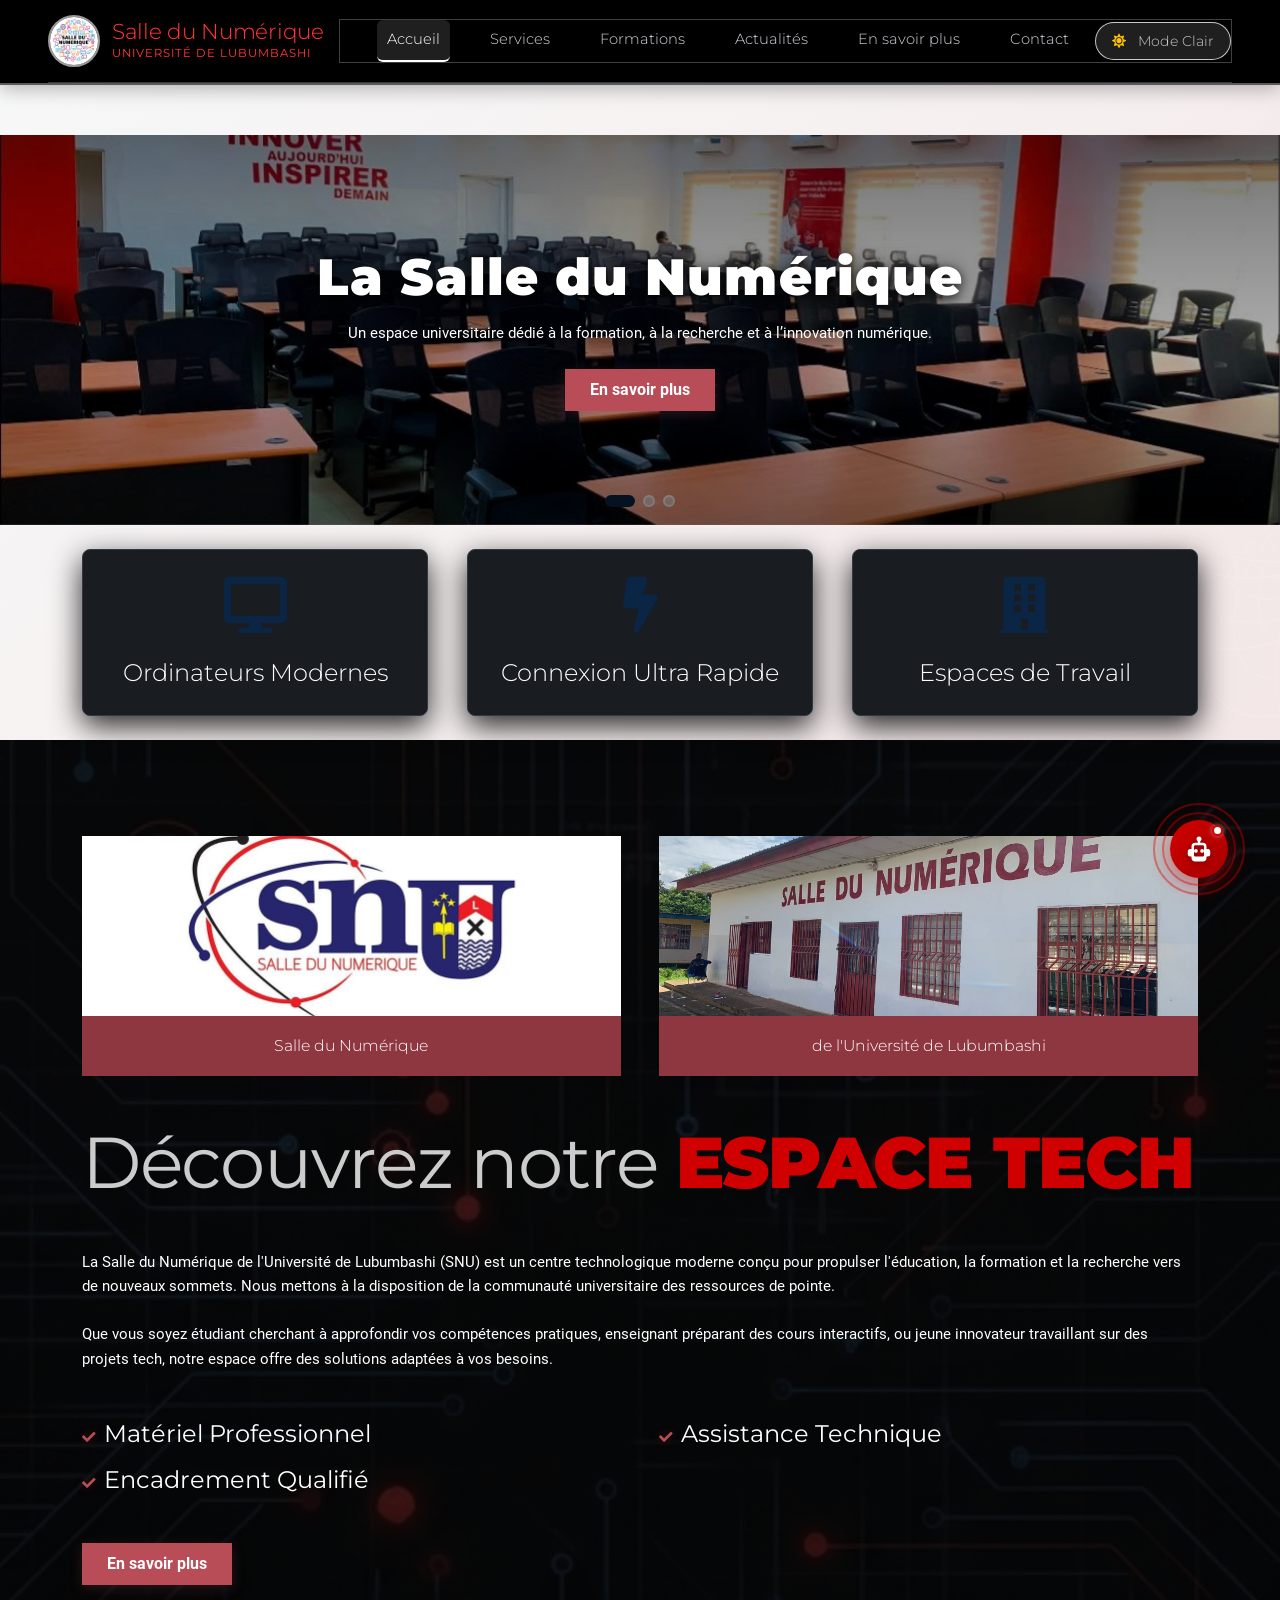
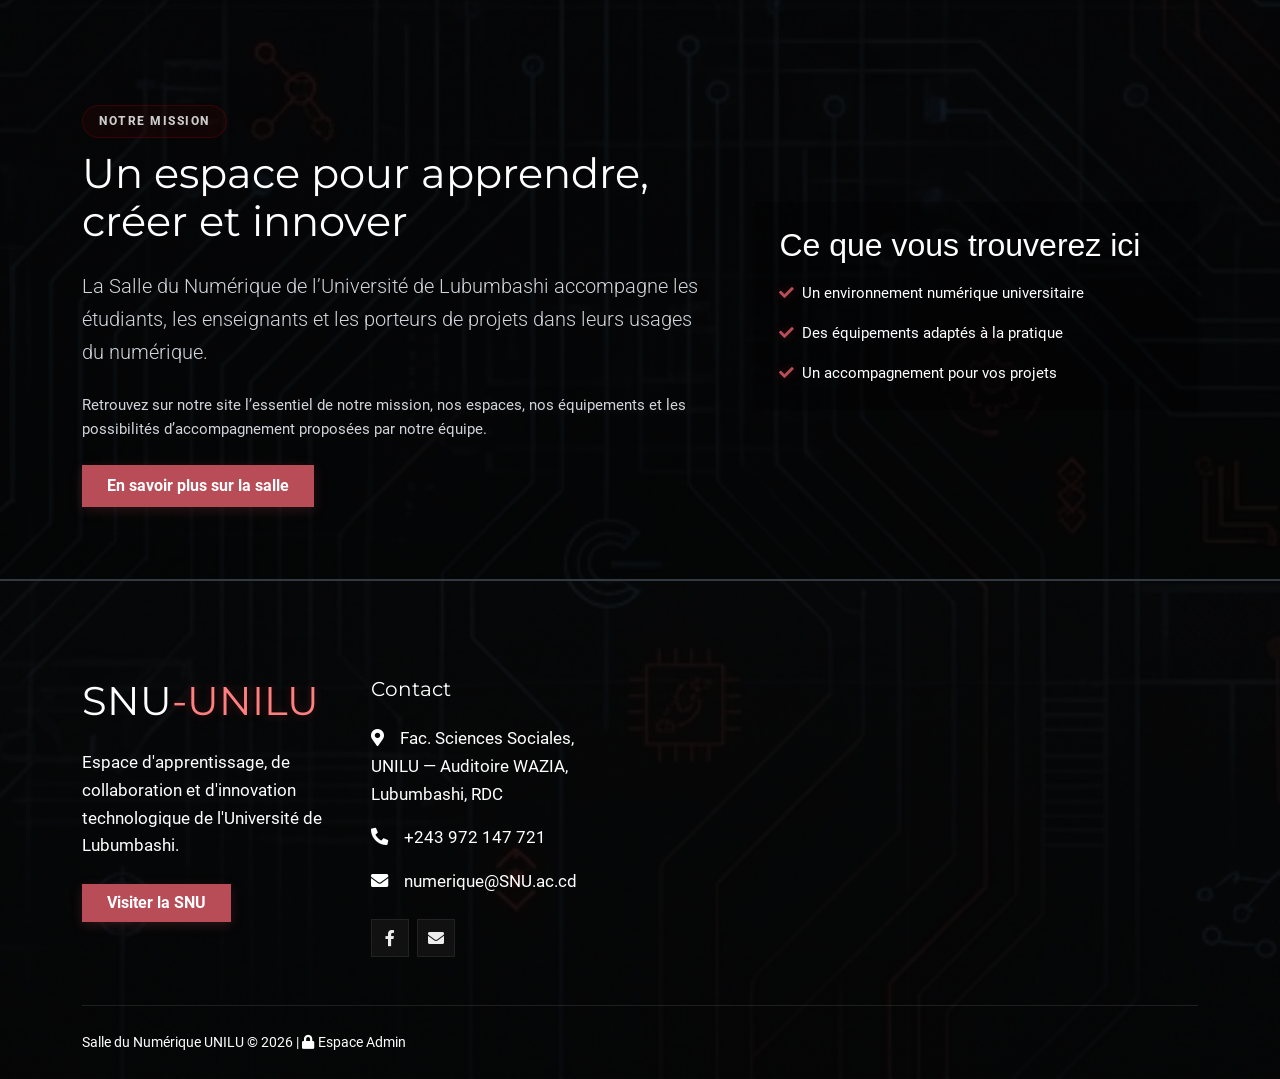
<file: index.html>
<!DOCTYPE html>
<html lang="fr">

<head>
    <meta charset="utf-8">
    <meta name="robots" content="index, follow">
    <meta http-equiv="X-Content-Type-Options" content="nosniff">
    <meta http-equiv="X-Frame-Options" content="SAMEORIGIN">
    <meta http-equiv="Referrer-Policy" content="strict-origin-when-cross-origin">
    <title>Salle du Numérique UNILU | Université de Lubumbashi (Site Officiel)</title>
    <meta content="width=device-width, initial-scale=1.0" name="viewport">
    <meta name="application-name" content="Salle du Numérique UNILU">
    <meta property="og:site_name" content="Salle du Numérique UNILU">
    <meta property="og:title" content="Salle du Numérique UNILU | Université de Lubumbashi">
    <meta property="og:description"
        content="Site officiel de la Salle du Numérique de l'Université de Lubumbashi (UNILU). Formations, ateliers, innovation et services numériques.">
    <meta
        content="SNU, salle numérique, Lubumbashi, centre technologique, programmation, ateliers, formation numérique, université, RDC"
        name="keywords">
    <meta name="description"
        content="Site officiel de la Salle du Numérique de l'Université de Lubumbashi (UNILU). Formations, ateliers, innovation, intelligence artificielle, Microsoft 365 et services numériques.">

    <!-- Schema.org JSON-LD pour forcer le Nom du Site sur Google Search -->
    <script type="application/ld+json">
    {
      "@context": "https://schema.org",
      "@type": "WebSite",
      "name": "Salle du Numérique UNILU",
      "alternateName": ["SNU UNILU", "Salle du Numérique - Université de Lubumbashi"],
      "url": "https://snu-unilu01.netlify.app/"
    }
    </script>

    <!-- Favicon -->
    <link href="img/Logo_SNU.jpg" rel="icon" type="image/jpeg">

    <!-- Google Web Fonts -->
    <link rel="preconnect" href="https://fonts.googleapis.com">
    <link rel="preconnect" href="https://fonts.gstatic.com" crossorigin>
    <link
        href="https://fonts.googleapis.com/css2?family=Montserrat:wght@400;600;700;900&family=Roboto:wght@400;500;700;900&display=swap"
        rel="stylesheet">

    <!-- Icon Font Stylesheet -->
    <link href="lib/fontawesome/css/all.min.css" rel="stylesheet">
    <link href="lib/bootstrap-icons/bootstrap-icons.css" rel="stylesheet">

    <!-- Libraries Stylesheet -->
    <link href="lib/animate/animate.min.css" rel="stylesheet">
    <link href="lib/owlcarousel/assets/owl.carousel.min.css" rel="stylesheet">

    <!-- Customized Bootstrap Stylesheet -->
    <link href="css/bootstrap.min.css" rel="stylesheet">

    <!-- Template Stylesheet -->
    <link href="css/style.css?v=1.3" rel="stylesheet">
    <link href="css/dark-mode.css?v=1.3" rel="stylesheet">
    <link href="lib/fonts/fonts.css" rel="stylesheet">
    <script src="js/theme-toggle.js"></script>
</head>

<body class="tech-bg">
    <a class="skip-link" href="#main-content">Aller au contenu principal</a>
    <!-- Spinner Start -->
    <div id="spinner"
        class="show bg-white position-fixed translate-middle w-100 vh-100 top-50 start-50 d-flex align-items-center justify-content-center">
        <div class="spinner-grow text-primary" style="width: 3rem; height: 3rem;" role="status">
            <span class="sr-only">Loading...</span>
        </div>
    </div>
    <!-- Spinner End -->

    <!-- Navbar Start -->
    <div class="container-fluid sticky-top snu-navbar p-0">
        <div class="container-fluid px-3 px-lg-5">
            <nav class="navbar navbar-expand-lg navbar-dark border-bottom border-1 border-white-10 py-2">
                <a href="index.html" class="navbar-brand d-flex align-items-center">
                    <img src="img/Logo_SNU.jpg" alt="Logo SNU"
                        style="height: 52px; width: 52px; object-fit: cover; border-radius: 50%; margin-right: 12px; border: 2px solid rgba(255,255,255,0.6); box-shadow: 0 3px 10px rgba(0,0,0,0.3);">
                    <div class="d-flex flex-column">
                        <span class="navbar-title fw-bold text-white mb-0"
                            style="font-size: 1.35rem; letter-spacing: -0.3px; line-height: 1.1;">Salle du
                            Numérique</span>
                        <span class="text-white-50"
                            style="font-size: 0.72rem; letter-spacing: 1px; text-transform: uppercase;">Université de
                            Lubumbashi</span>
                    </div>
                </a>
                <button type="button" class="navbar-toggler border-0 p-2" data-bs-toggle="collapse"
                    data-bs-target="#navbarCollapse" aria-controls="navbarCollapse" aria-expanded="false"
                    aria-label="Menu de navigation">
                    <i class="fa fa-bars text-white fs-4"></i>
                </button>
                <div class="collapse navbar-collapse" id="navbarCollapse">
                    <div class="navbar-nav ms-auto align-items-lg-center py-2 py-lg-0">
                        <a href="index.html" class="nav-item nav-link active px-3">Accueil</a>
                        <a href="services.html" class="nav-item nav-link px-3">Services</a>
                        <a href="formations.html" class="nav-item nav-link px-3">Formations</a>
                        <a href="actualites.html" class="nav-item nav-link px-3">Actualités</a>
                        <a href="project.html" class="nav-item nav-link px-3">En savoir plus</a>
                        <a href="contact.html" class="nav-item nav-link px-3">Contact</a>
                        <div class="ms-lg-3 my-2 my-lg-0">
                            <button id="themeToggleBtn" class="theme-toggle-btn"
                                title="Basculer Mode Sombre / Mode Clair">
                                <i class="fa fa-moon me-1 theme-icon"></i> <span class="theme-text">Mode Sombre</span>
                            </button>
                        </div>
                    </div>
                </div>
            </nav>
        </div>
    </div>


    <main id="main-content">
        <!-- Hero Start -->
        <div class="hero-header mb-5">
            <!-- Wrapper position:relative pour superposer texte + carousel -->
            <div class="hero-banner position-relative">

                <!-- Carousel pleine largeur -->
                <div class="owl-carousel header-carousel animated fadeIn" style="width:100%;">
                    <img class="w-100" src="img/Salle1.jpg" alt="Salle 1">
                    <img class="w-100" src="img/Salle2.jpg" alt="Salle 2">
                    <img class="w-100" src="img/Salle3.jpg" alt="Salle 3">
                </div>

                <!-- Overlay sombre pour lisibilité -->
                <div class="hero-overlay"></div>

                <!-- Texte superposé AU-DESSUS des images -->
                <div class="hero-text-overlay">
                    <div class="hero-intro animated slideInDown">
                        <h1 class="hero-main-title mb-3"><strong>La Salle du Numérique</strong></h1>
                        <p class="hero-description mb-4">Un espace universitaire dédié à la formation, à la recherche et
                            à l’innovation numérique.</p>
                        <a class="btn btn-primary px-4" href="project.html">En savoir plus</a>
                    </div>
                </div>

            </div>

            <!-- Features bar -->
            <div class="container py-4">
                <div class="row g-4 animated fadeIn justify-content-center">
                    <div class="col-md-4 col-sm-6">
                        <div class="hero-feat-card">
                            <div class="hero-feat-icon">
                                <i class="fa fa-desktop"></i>
                            </div>
                            <h5 class="lh-base mb-0" style="font-weight: 700; color: #1a1a1a;"
                                data-cms="hero.feat_1_title">Ordinateurs Modernes</h5>
                        </div>
                    </div>
                    <div class="col-md-4 col-sm-6">
                        <div class="hero-feat-card">
                            <div class="hero-feat-icon">
                                <i class="fa fa-bolt"></i>
                            </div>
                            <h5 class="lh-base mb-0" style="font-weight: 700; color: #1a1a1a;"
                                data-cms="hero.feat_2_title">Connexion Ultra Rapide</h5>
                        </div>
                    </div>
                    <div class="col-md-4 col-sm-6">
                        <div class="hero-feat-card">
                            <div class="hero-feat-icon">
                                <i class="fa fa-building"></i>
                            </div>
                            <h5 class="lh-base mb-0" style="font-weight: 700; color: #1a1a1a;"
                                data-cms="hero.feat_3_title">Espaces de Travail</h5>
                        </div>
                    </div>
                </div>
            </div>
        </div>
        <!-- Hero End -->


        <!-- About Start -->
        <div class="container-fluid py-5 snu-about-section">
            <div class="container">
                <div class="row g-5">
                    <div class="col-lg-6">
                        <div class="row g-2">
                            <div class="col-6 wow fadeIn" data-wow-delay="0.1s">
                                <img class="img-fluid w-100" src="img/about-1.jpg" alt="Salle du Numérique"
                                    style="object-fit: cover; height: 180px !important;" data-cms-img="about.img1">
                                <div
                                    class="about-image-caption d-flex align-items-center justify-content-center text-center bg-primary px-3 py-2">
                                    <h4 class="text-white lh-base mb-0" style="font-size: 0.9rem; font-weight: 700;">
                                        Salle
                                        du Numérique</h4>
                                </div>
                            </div>
                            <div class="col-6 wow fadeIn" data-wow-delay="0.3s">
                                <img class="img-fluid w-100" src="img/about-2.jpg" alt="de l'Université de Lubumbashi"
                                    style="object-fit: cover; height: 180px !important;" data-cms-img="about.img2">
                                <div
                                    class="about-image-caption d-flex align-items-center justify-content-center text-center bg-primary px-3 py-2">
                                    <h4 class="text-white lh-base mb-0" style="font-size: 0.9rem; font-weight: 700;">de
                                        l'Université de Lubumbashi</h4>
                                </div>
                            </div>
                        </div>
                    </div>
                    <div class="col-lg-6 wow fadeIn" data-wow-delay="0.5s">
                        <h1 class="mb-5"><span data-cms="about.title_prefix">Découvrez notre</span> <span
                                style="color: #d10000 !important; font-weight: 900; text-transform: uppercase;"
                                data-cms="about.title_highlight">Espace
                                Tech</span></h1>
                        <p class="mb-4" data-cms="about.p1">La Salle du Numérique de l'Université de Lubumbashi (SNU)
                            est un centre
                            technologique moderne conçu pour propulser l'éducation, la formation et la recherche vers de
                            nouveaux sommets. Nous mettons à la disposition de la communauté universitaire des
                            ressources de
                            pointe.</p>
                        <p class="mb-5" data-cms="about.p2">Que vous soyez étudiant cherchant à approfondir vos
                            compétences pratiques,
                            enseignant préparant des cours interactifs, ou jeune innovateur travaillant sur des projets
                            tech, notre espace offre des solutions adaptées à vos besoins.</p>
                        <div class="row g-3">
                            <div class="col-sm-6">
                                <h6 class="mb-3"><i class="fa fa-check text-primary me-2"></i>Matériel Professionnel
                                </h6>
                                <h6 class="mb-0"><i class="fa fa-check text-primary me-2"></i>Encadrement Qualifié</h6>
                            </div>
                            <div class="col-sm-6">
                                <h6 class="mb-0"><i class="fa fa-check text-primary me-2"></i>Assistance Technique</h6>
                            </div>
                        </div>
                        <div class="d-flex align-items-center mt-5">
                            <a class="btn btn-primary px-4 me-2" href="project.html">En savoir plus</a>
                        </div>
                    </div>
                </div>
            </div>
        </div>
        <!-- About End -->


        <!-- Contenu essentiel de la salle -->
        <section class="container-fluid py-5 bg-white" aria-labelledby="home-purpose-title">
            <div class="container py-4">
                <div class="row align-items-center g-5">
                    <div class="col-lg-7">
                        <span class="section-kicker">Notre mission</span>
                        <h2 id="home-purpose-title" class="mb-4">Un espace pour apprendre, créer et innover</h2>
                        <p class="lead text-muted mb-4">La Salle du Numérique de l’Université de Lubumbashi accompagne
                            les étudiants, les enseignants et les porteurs de projets dans leurs usages du numérique.
                        </p>
                        <p class="text-muted mb-4">Retrouvez sur notre site l’essentiel de notre mission, nos espaces,
                            nos équipements et les possibilités d’accompagnement proposées par notre équipe.</p>
                        <a class="btn btn-primary px-4" href="project.html">En savoir plus sur la salle</a>
                    </div>
                    <div class="col-lg-5">
                        <div class="p-4 rounded-3 shadow-sm bg-light h-100">
                            <h3 class="h4 mb-3">Ce que vous trouverez ici</h3>
                            <ul class="list-unstyled mb-0">
                                <li class="mb-3"><i class="fa fa-check text-primary me-2"></i>Un environnement numérique
                                    universitaire</li>
                                <li class="mb-3"><i class="fa fa-check text-primary me-2"></i>Des équipements adaptés à
                                    la pratique</li>
                                <li><i class="fa fa-check text-primary me-2"></i>Un accompagnement pour vos projets</li>
                            </ul>
                        </div>
                    </div>
                </div>
            </div>
        </section>
        <!-- Contenu détaillé : Services, formations et témoignages accessibles depuis les pages dédiées -->
    </main>


    <!-- Footer Start -->
    <div class="container-fluid bg-dark text-white-50 footer pt-5">
        <div class="container py-5">
            <div class="row g-5">
                <div class="col-md-6 col-lg-3 wow fadeIn" data-wow-delay="0.1s">
                    <a href="index.html" class="d-inline-block mb-3">
                        <h1 class="text-white">SNU<span class="text-primary">-UNILU</span></h1>
                    </a>
                    <p class="mb-4">Espace d'apprentissage, de collaboration et d'innovation technologique de
                        l'Université de Lubumbashi.</p>
                    <a class="btn btn-primary border-2 px-4" href="#">Visiter la SNU</a>
                </div>
                <div class="col-md-6 col-lg-3 wow fadeIn" data-wow-delay="0.3s">
                    <h5 class="text-white mb-4">Contact</h5>
                    <p><i class="fa fa-map-marker-alt me-3"></i>Fac. Sciences Sociales, UNILU — Auditoire WAZIA,
                        Lubumbashi, RDC</p>
                    <p><i class="fa fa-phone-alt me-3"></i>+243 972 147 721</p>
                    <p><i class="fa fa-envelope me-3"></i>numerique@SNU.ac.cd</p>
                    <div class="d-flex pt-2">
                        <a class="btn btn-outline-primary btn-square border-2 me-2"
                            href="https://www.facebook.com/unilu.ac.cd" target="_blank" rel="noopener noreferrer"><i
                                class="fab fa-facebook-f"></i></a>
                        <a class="btn btn-outline-primary btn-square border-2 me-2" href="mailto:snunilu@unilu.ac.cd"><i
                                class="fa fa-envelope"></i></a>
                    </div>
                </div>
            </div>
        </div>
        <div class="container wow fadeIn" data-wow-delay="0.1s">
            <div class="copyright">
                <div class="row">
                    <div class="col-md-6 text-center text-md-start mb-3 mb-md-0"> Salle du Numérique UNILU
                        &copy; 2026
                        | <a href="admin/" class="text-white-50"><i class="fa fa-lock me-1"></i>Espace Admin</a>
                    </div>
                    <div class="col-md-6 text-center text-md-end"></div>
                </div>
            </div>
        </div>
    </div>
    <!-- Footer End -->


    <!-- ══════════════════════════════════════════════════
         CLAUDIA — Widget Vocal Premium (Rouge & Blanc)
    ══════════════════════════════════════════════════ -->

    <!-- Bouton flottant Claudia (Robot) -->
    <div id="claudiaVoiceWidget">
        <div id="claudiaLabel">Claudia · IA Vocale</div>
        <button id="claudiaVoiceBtn" title="Parler à Claudia" aria-label="Ouvrir Claudia">
            <span class="c-ring c-ring-1"></span>
            <span class="c-ring c-ring-2"></span>
            <span class="c-icon-wrap" id="claudiaBtnIcon">
                <!-- Icône Robot -->
                <svg class="c-robot" viewBox="0 0 24 24" fill="none" xmlns="http://www.w3.org/2000/svg">
                    <path
                        d="M12 2a2 2 0 0 1 2 2c0 .74-.4 1.39-1 1.73V7h2a3 3 0 0 1 3 3v2h1a2 2 0 0 1 2 2v2a2 2 0 0 1-2 2h-1v1a3 3 0 0 1-3 3H9a3 3 0 0 1-3-3v-1H5a2 2 0 0 1-2-2v-2a2 2 0 0 1 2-2h1V10a3 3 0 0 1 3-3h2V5.73A2 2 0 0 1 10 4a2 2 0 0 1 2-2zM9 9a1 1 0 0 0-1 1v7a1 1 0 0 0 1 1h6a1 1 0 0 0 1-1v-7a1 1 0 0 0-1-1H9zm-4 5v-2h1v2H5zm14 0v-2h1v2h-1zM9.5 12a1.5 1.5 0 1 1 0 3 1.5 1.5 0 0 1 0-3zm5 0a1.5 1.5 0 1 1 0 3 1.5 1.5 0 0 1 0-3z"
                        fill="white" />
                </svg>
            </span>
            <span class="c-dot" id="claudiaDot"></span>
        </button>
    </div>

    <!-- Panel vocal Claudia -->
    <div id="claudiaSpeakModal" role="dialog" aria-label="Claudia Assistante Vocale">
        <div class="cm-head" id="claudiaHead">
            <div class="cm-avatar">
                <img src="img/claudia.png" alt="Claudia" onerror="this.src='img/Logo_SNU.jpg'">
                <span class="cm-avatar-ring"></span>
            </div>
            <div class="cm-head-info">
                <div class="cm-name">Claudia</div>
                <div class="cm-subtitle" id="claudiaStatus">Prête à vous écouter</div>
            </div>
            <div class="cm-head-right">
                <span class="cm-counter" id="claudiaQCounter">15 restantes</span>
                <button class="cm-close-btn" id="claudiaCloseBtn" title="Fermer" aria-label="Fermer">&#x2715;</button>
            </div>
        </div>

        <div class="cm-body">
            <div class="cm-visualizer" id="claudiaVisualizer">
                <!-- Animation Cerveau -->
                <div class="cm-brain-container" id="cmBrainContainer">
                    <svg class="cm-brain-svg" viewBox="0 0 24 24" fill="none" xmlns="http://www.w3.org/2000/svg">
                        <path
                            d="M16 3a3.5 3.5 0 0 1 3.2 4.93c1.66.7 2.8 2.37 2.8 4.37A4.8 4.8 0 0 1 19.3 16.7c.37.95.44 2-.11 2.92-1.02 1.74-3.3 2.1-5.18 1.13A4.5 4.5 0 0 1 12 22a4.5 4.5 0 0 1-2.01-1.25C8.1 21.72 5.83 21.36 4.8 19.62c-.55-.92-.48-1.97-.1-2.92A4.8 4.8 0 0 1 2 12.3c0-2 1.14-3.67 2.8-4.37A3.5 3.5 0 0 1 8 3c1.55 0 2.87.97 3.32 2.36L12 6.1l.68-.74A3.5 3.5 0 0 1 16 3z"
                            fill="url(#brainGrad)" />
                        <path d="M12 6.1l-.68-.74m1.36 0l-.68.74" stroke="rgba(255,255,255,0.8)" stroke-width="1.2"
                            stroke-linecap="round" />
                        <path d="M7.5 7.5c2 1 1.5 3.5 4 4.5" stroke="rgba(255,255,255,0.7)" stroke-width="1.2"
                            stroke-linecap="round" />
                        <path d="M16.5 7.5c-2 1-1.5 3.5-4 4.5" stroke="rgba(255,255,255,0.7)" stroke-width="1.2"
                            stroke-linecap="round" />
                        <path d="M6 14.5c2-1 3.5 0 5-1.5" stroke="rgba(255,255,255,0.7)" stroke-width="1.2"
                            stroke-linecap="round" />
                        <path d="M18 14.5c-2-1-3.5 0-5-1.5" stroke="rgba(255,255,255,0.7)" stroke-width="1.2"
                            stroke-linecap="round" />
                        <defs>
                            <linearGradient id="brainGrad" x1="2" y1="3" x2="22" y2="22" gradientUnits="userSpaceOnUse">
                                <stop offset="0%" stop-color="#ff4444" />
                                <stop offset="100%" stop-color="#a50000" />
                            </linearGradient>
                        </defs>
                    </svg>
                    <span class="cm-pulse cm-pulse-1"></span>
                    <span class="cm-pulse cm-pulse-2"></span>
                    <span class="cm-pulse cm-pulse-3"></span>
                </div>
                <div class="cm-bars" id="cmBars">
                    <span class="cm-bar" style="--h:14px;--d:0s"></span>
                    <span class="cm-bar" style="--h:24px;--d:0.08s"></span>
                    <span class="cm-bar" style="--h:36px;--d:0.16s"></span>
                    <span class="cm-bar" style="--h:48px;--d:0.04s"></span>
                    <span class="cm-bar" style="--h:30px;--d:0.12s"></span>
                    <span class="cm-bar" style="--h:40px;--d:0.20s"></span>
                    <span class="cm-bar" style="--h:22px;--d:0.06s"></span>
                    <span class="cm-bar" style="--h:14px;--d:0.18s"></span>
                </div>
            </div>
            <div class="cm-bubble" id="claudiaSpeakText">
                Bonjour, je suis <strong>Claudia</strong>, votre guide de la Salle du Num&#233;rique.<br>Appuyez sur le
                micro pour me parler.
            </div>
            <div class="cm-hint" id="claudiaHint">Appuyez &#224; nouveau pour r&#233;pondre</div>
        </div>

        <div class="cm-controls">
            <button class="cm-mic-btn" id="claudiaMicBtn" title="Activer/Désactiver le micro"
                aria-label="Contrôler le microphone">
                <i class="fa fa-microphone"></i>
                <span class="cm-mic-label" id="claudiaMicLabel">Commencer à parler</span>
            </button>
        </div>
    </div>

    <style>
        :root {
            --c-red: #d10000;
            --c-red-dark: #a50000;
            --c-white: #ffffff;
        }

        /* ── Bouton flottant ── */
        #claudiaVoiceWidget {
            position: fixed;
            right: 18px;
            bottom: 22px;
            z-index: 1050;
            display: flex;
            flex-direction: column;
            align-items: center;
            gap: 7px;
        }

        #claudiaLabel {
            background: rgba(209, 0, 0, 0.9);
            color: #fff;
            font-size: 0.68rem;
            font-weight: 700;
            padding: 3px 11px;
            border-radius: 20px;
            letter-spacing: .05em;
            opacity: 0;
            transform: translateY(6px);
            transition: opacity .3s, transform .3s;
            pointer-events: none;
            white-space: nowrap;
            backdrop-filter: blur(6px);
        }

        #claudiaVoiceWidget:hover #claudiaLabel {
            opacity: 1;
            transform: translateY(0);
        }

        #claudiaVoiceBtn {
            width: 58px;
            height: 58px;
            border-radius: 50%;
            border: none;
            background: linear-gradient(135deg, var(--c-red), var(--c-red-dark));
            color: #fff;
            box-shadow: 0 6px 22px rgba(209, 0, 0, .5);
            display: flex;
            align-items: center;
            justify-content: center;
            cursor: pointer;
            position: relative;
            transition: transform .18s, box-shadow .18s, background .4s;
        }

        #claudiaVoiceBtn:hover {
            transform: scale(1.08);
            box-shadow: 0 8px 28px rgba(209, 0, 0, .7);
        }

        #claudiaVoiceBtn:active {
            transform: scale(0.95);
        }

        /* Anneaux de pulse rouges */
        .c-ring {
            position: absolute;
            border-radius: 50%;
            border: 2px solid rgba(209, 0, 0, .4);
            pointer-events: none;
            animation: cRingPulse 2.4s ease-out infinite;
        }

        .c-ring-1 {
            width: 74px;
            height: 74px;
            animation-delay: 0s;
        }

        .c-ring-2 {
            width: 92px;
            height: 92px;
            animation-delay: .8s;
        }

        @keyframes cRingPulse {
            0% {
                transform: scale(.85);
                opacity: .8
            }

            100% {
                transform: scale(1.25);
                opacity: 0
            }
        }

        /* Icône Robot */
        .c-icon-wrap {
            display: flex;
            align-items: center;
            justify-content: center;
        }

        .c-robot {
            width: 30px;
            height: 30px;
            animation: cRobotIdle 2s ease-in-out infinite;
            filter: drop-shadow(0 1px 3px rgba(0, 0, 0, .3));
        }

        @keyframes cRobotIdle {

            0%,
            100% {
                transform: translateY(0)
            }

            50% {
                transform: translateY(-3px)
            }
        }

        /* Point status */
        .c-dot {
            position: absolute;
            top: 5px;
            right: 5px;
            width: 11px;
            height: 11px;
            background: #fff;
            border-radius: 50%;
            border: 2px solid var(--c-red);
            transition: background .3s, box-shadow .3s;
            box-shadow: 0 0 5px rgba(255, 255, 255, 0.5);
        }

        /* Etats du bouton principal (TOUJOURS ROUGE ET BLANC) */
        #claudiaVoiceBtn.state-listening {
            box-shadow: 0 0 30px rgba(255, 255, 255, .6), 0 6px 22px rgba(209, 0, 0, .8);
            border: 2px solid #fff;
        }

        #claudiaVoiceBtn.state-thinking {
            background: linear-gradient(135deg, var(--c-red-dark), #800000);
        }

        #claudiaVoiceBtn.state-thinking .c-robot {
            animation: cRobotThink .5s ease-in-out infinite alternate;
        }

        @keyframes cRobotThink {
            from {
                transform: scale(1);
                opacity: 0.8;
            }

            to {
                transform: scale(1.15);
                opacity: 1;
                filter: drop-shadow(0 0 8px #fff);
            }
        }

        #claudiaVoiceBtn.state-speaking {
            box-shadow: 0 6px 22px rgba(209, 0, 0, .8);
            animation: cBtnSpeakPulse .8s infinite alternate;
        }

        @keyframes cBtnSpeakPulse {
            from {
                transform: scale(1);
            }

            to {
                transform: scale(1.05);
            }
        }

        /* ── Panel vocal ── */
        #claudiaSpeakModal {
            display: none;
            position: fixed;
            bottom: 92px;
            right: 18px;
            z-index: 1060;
            width: 300px;
            background: rgba(255, 255, 255, .98);
            border: 1px solid rgba(209, 0, 0, 0.15);
            backdrop-filter: blur(16px);
            -webkit-backdrop-filter: blur(16px);
            border-radius: 20px;
            box-shadow: 0 16px 48px rgba(0, 0, 0, .22), 0 0 0 1px rgba(209, 0, 0, .1);
            overflow: hidden;
            font-family: 'Roboto', sans-serif;
        }

        /* En-tete ROUGE UNIFORME */
        .cm-head {
            background: linear-gradient(135deg, var(--c-red), var(--c-red-dark));
            padding: 12px 14px;
            display: flex;
            align-items: center;
            gap: 10px;
            transition: background .4s;
        }

        .cm-head.state-listening {
            background: linear-gradient(135deg, #ff3333, var(--c-red));
        }

        .cm-head.state-thinking {
            background: linear-gradient(135deg, #8b0000, #5c0000);
        }

        .cm-avatar {
            position: relative;
            flex-shrink: 0;
        }

        .cm-avatar img {
            width: 38px;
            height: 38px;
            border-radius: 50%;
            border: 2.5px solid rgba(255, 255, 255, .9);
            object-fit: cover;
        }

        .cm-avatar-ring {
            position: absolute;
            inset: -4px;
            border-radius: 50%;
            border: 2px solid rgba(255, 255, 255, .6);
            animation: cmAvatarRing 2s ease-in-out infinite;
        }

        @keyframes cmAvatarRing {

            0%,
            100% {
                transform: scale(1);
                opacity: .6
            }

            50% {
                transform: scale(1.12);
                opacity: 1
            }
        }

        .cm-head-info {
            flex: 1;
            min-width: 0;
        }

        .cm-name {
            color: #fff;
            font-weight: 800;
            font-size: .92rem;
            letter-spacing: .02em;
        }

        .cm-subtitle {
            color: rgba(255, 255, 255, .9);
            font-size: .68rem;
            margin-top: 1px;
        }

        .cm-head-right {
            display: flex;
            align-items: center;
            gap: 8px;
        }

        .cm-counter {
            font-size: .62rem;
            font-weight: 700;
            color: var(--c-red);
            background: #fff;
            padding: 2px 8px;
            border-radius: 20px;
            white-space: nowrap;
        }

        .cm-close-btn {
            background: rgba(255, 255, 255, .2);
            border: none;
            color: #fff;
            width: 24px;
            height: 24px;
            border-radius: 50%;
            font-size: 1rem;
            cursor: pointer;
            display: flex;
            align-items: center;
            justify-content: center;
            transition: background .2s;
        }

        .cm-close-btn:hover {
            background: rgba(255, 255, 255, .4);
        }

        /* Corps */
        .cm-body {
            padding: 16px 16px 10px;
            display: flex;
            flex-direction: column;
            align-items: center;
            gap: 12px;
        }

        /* Visualiseur Cerveau */
        .cm-visualizer {
            position: relative;
            width: 100%;
            height: 76px;
            display: flex;
            align-items: center;
            justify-content: center;
            gap: 14px;
        }

        /* Conteneur Cerveau */
        .cm-brain-container {
            position: relative;
            display: flex;
            align-items: center;
            justify-content: center;
            width: 64px;
            height: 64px;
            flex-shrink: 0;
        }

        .cm-brain-svg {
            width: 54px;
            height: 54px;
            animation: cmBrainIdle 2s ease-in-out infinite;
            z-index: 2;
            position: relative;
            filter: drop-shadow(0 4px 8px rgba(209, 0, 0, .25));
        }

        @keyframes cmBrainIdle {

            0%,
            100% {
                transform: scale(1)
            }

            50% {
                transform: scale(1.05)
            }
        }

        /* Animation de réflexion du cerveau (Très important) */
        .cm-visualizer.state-thinking .cm-brain-svg {
            animation: cmBrainThink .7s ease-in-out infinite alternate;
            filter: drop-shadow(0 0 12px rgba(209, 0, 0, .6));
        }

        @keyframes cmBrainThink {
            0% {
                transform: scale(1);
                opacity: 0.8;
            }

            100% {
                transform: scale(1.15);
                opacity: 1;
            }
        }

        .cm-visualizer.state-listening .cm-brain-svg {
            animation: cmBrainListen 1s ease-in-out infinite;
        }

        @keyframes cmBrainListen {

            0%,
            100% {
                transform: scale(1)
            }

            50% {
                transform: scale(1.08)
            }
        }

        .cm-visualizer.state-speaking .cm-brain-svg {
            animation: cmBrainSpeak .4s ease-in-out infinite alternate;
        }

        @keyframes cmBrainSpeak {
            0% {
                transform: scale(1)
            }

            100% {
                transform: scale(1.1)
            }
        }

        /* Ondes pulse autour du cerveau (toujours rouges) */
        .cm-pulse {
            position: absolute;
            border-radius: 50%;
            border: 2px solid rgba(209, 0, 0, .2);
            pointer-events: none;
            animation: cmPulse 2s ease-out infinite;
        }

        .cm-pulse-1 {
            width: 60px;
            height: 60px;
            animation-delay: 0s;
        }

        .cm-pulse-2 {
            width: 76px;
            height: 76px;
            animation-delay: .6s;
        }

        .cm-pulse-3 {
            width: 92px;
            height: 92px;
            animation-delay: 1.2s;
        }

        @keyframes cmPulse {
            0% {
                transform: scale(.7);
                opacity: .8
            }

            100% {
                transform: scale(1.3);
                opacity: 0
            }
        }

        .cm-visualizer.state-thinking .cm-pulse {
            animation-duration: .8s;
            border-color: rgba(209, 0, 0, .4);
        }

        .cm-visualizer.state-listening .cm-pulse {
            border-color: rgba(209, 0, 0, .5);
            animation-duration: 1.2s;
        }

        .cm-visualizer.state-speaking .cm-pulse {
            border-color: rgba(209, 0, 0, .3);
            animation-duration: 1s;
        }

        /* Barres vocales rouges */
        .cm-bars {
            display: flex;
            align-items: center;
            gap: 4px;
            height: 60px;
        }

        .cm-bar {
            width: 5px;
            height: var(--h);
            background: linear-gradient(to top, var(--c-red), #ff6b6b);
            border-radius: 4px;
            animation: cmBarAnim .9s ease-in-out var(--d) infinite;
            opacity: .2;
            transition: opacity .3s, transform .3s;
        }

        .cm-visualizer.state-listening .cm-bar {
            opacity: 1;
            animation-duration: .5s;
        }

        .cm-visualizer.state-speaking .cm-bar {
            opacity: 1;
            animation-duration: .7s;
            background: var(--c-red);
        }

        .cm-visualizer.state-thinking .cm-bar {
            opacity: .05;
            animation: none;
            transform: scaleY(.2);
        }

        @keyframes cmBarAnim {

            0%,
            100% {
                transform: scaleY(.35)
            }

            50% {
                transform: scaleY(1.6)
            }
        }

        /* Bulle texte */
        .cm-bubble {
            width: 100%;
            background: #fff;
            border-radius: 12px;
            padding: 10px 13px;
            font-size: .79rem;
            color: #333;
            line-height: 1.55;
            min-height: 44px;
            border: 1px solid rgba(209, 0, 0, 0.15);
            border-left: 4px solid var(--c-red);
            box-shadow: 0 2px 10px rgba(0, 0, 0, 0.03);
            transition: border-color .4s, box-shadow .4s;
        }

        .cm-head.state-listening~.cm-body .cm-bubble {
            border-left-color: #ff3333;
            box-shadow: 0 2px 12px rgba(209, 0, 0, 0.15);
        }

        .cm-head.state-thinking~.cm-body .cm-bubble {
            border-left-color: #8b0000;
        }

        .cm-head.state-speaking~.cm-body .cm-bubble {
            border-left-color: var(--c-red);
        }

        /* Hint */
        .cm-hint {
            font-size: .65rem;
            color: #888;
            text-align: center;
            display: none;
            animation: cmHintFade 1.5s ease-in-out infinite alternate;
        }

        @keyframes cmHintFade {
            from {
                opacity: .5
            }

            to {
                opacity: 1
            }
        }

        /* Controles Purement Vocaux (UI/UX) */
        .cm-controls {
            display: flex;
            align-items: center;
            justify-content: center;
            padding: 14px 16px 18px;
            border-top: 1px solid rgba(209, 0, 0, .08);
            background: #fcfcfc;
        }

        .cm-mic-btn {
            width: 100%;
            max-width: 240px;
            height: 46px;
            border-radius: 23px;
            border: none;
            background: linear-gradient(135deg, var(--c-red), var(--c-red-dark));
            color: #fff;
            display: flex;
            align-items: center;
            justify-content: center;
            gap: 10px;
            cursor: pointer;
            font-size: .95rem;
            font-weight: 600;
            letter-spacing: 0.02em;
            transition: all .25s cubic-bezier(0.4, 0, 0.2, 1);
            box-shadow: 0 6px 16px rgba(209, 0, 0, .25);
        }

        .cm-mic-btn:hover {
            transform: scale(1.03);
            box-shadow: 0 8px 22px rgba(209, 0, 0, .35);
            background: linear-gradient(135deg, var(--c-red-dark), #800000);
        }

        .cm-mic-btn:active {
            transform: scale(0.97);
        }

        .cm-mic-btn.active {
            background: #fff;
            color: var(--c-red);
            border: 2px solid var(--c-red);
            box-shadow: 0 0 18px rgba(209, 0, 0, .3);
            animation: cmMicPulse .8s ease-in-out infinite alternate;
        }

        .cm-mic-label {
            font-family: 'Roboto', sans-serif;
        }

        @keyframes cmMicPulse {
            from {
                box-shadow: 0 0 8px rgba(209, 0, 0, .2)
            }

            to {
                box-shadow: 0 0 24px rgba(209, 0, 0, .5)
            }
        }

        @media(max-width:380px) {
            #claudiaSpeakModal {
                width: calc(100vw - 28px);
                right: 14px;
            }
        }
    </style>
    <!-- ════════════════════════════════════════════════════════════════════════
         MODAL D'INSCRIPTION RAPIDE À LA FORMATION (Sans quitter la page)
    ════════════════════════════════════════════════════════════════════════ -->
    <div class="modal fade" id="formationModal" tabindex="-1" aria-labelledby="formationModalLabel" aria-hidden="true">
        <div class="modal-dialog modal-dialog-centered modal-lg">
            <div class="modal-content shadow-lg border-0" style="border-radius: 16px; overflow: hidden;">
                <div class="modal-header py-3 px-4 text-white" style="background: #d10000;">
                    <div class="d-flex align-items-center">
                        <i class="fa fa-graduation-cap fs-2 me-3"></i>
                        <div>
                            <h5 class="modal-title fw-bold text-white mb-0" id="formationModalLabel">Inscription à la
                                Formation</h5>
                            <small class="text-white-50">Salle du Numérique — Université de Lubumbashi</small>
                        </div>
                    </div>
                    <button type="button" class="btn-close btn-close-white" data-bs-dismiss="modal"
                        aria-label="Fermer"></button>
                </div>

                <div class="modal-body p-4 p-md-5" style="background: #ffffff;">
                    <div id="formationAlertSuccess" class="alert alert-success d-none mb-3" role="alert">
                        <i class="fa fa-check-circle me-2"></i><strong>Inscription enregistrée avec succès !</strong>
                        Notre équipe vous contactera sous 24h ouvrées pour confirmer votre place et votre horaire.
                    </div>
                    <div id="formationAlertError" class="alert alert-danger d-none mb-3" role="alert"></div>

                    <form id="formationRegistrationForm">
                        <input type="text" name="website" style="display:none !important;" tabindex="-1"
                            autocomplete="off">

                        <div class="row g-3">
                            <div class="col-12">
                                <label class="form-label fw-bold text-dark small" for="modalFormationSelect">Formation
                                    souhaitée <span class="text-danger">*</span></label>
                                <select class="form-select form-select-lg py-2" id="modalFormationSelect"
                                    name="formation" required>
                                    <option value="" disabled selected>-- Choisissez votre formation --</option>
                                    <option value="Bureautique (Microsoft 365)">Bureautique (Microsoft 365 — Word,
                                        Excel, PowerPoint)</option>
                                    <option value="Initiation aux Outils d'Intelligence Artificielle">Initiation aux
                                        Outils d'IA (ChatGPT, Gemini, etc.)</option>
                                    <option value="Les Bases du Design Numérique">Les Bases du Design Numérique (Canva,
                                        Photoshop)</option>
                                    <option value="Les Bases de Windows & Informatique">Les Bases de Windows &
                                        Informatique générale</option>
                                    <option value="Module Word Avancé">Module Spécifique : Word Avancé (Mise en page de
                                        mémoire, TFC)</option>
                                    <option value="Module Excel Avancé">Module Spécifique : Excel & Analyse de données
                                    </option>
                                    <option value="Module PowerPoint Professionnel">Module Spécifique : PowerPoint &
                                        Présentations</option>
                                    <option value="Module Base de Données Access">Module Spécifique : Base de données
                                        Access</option>
                                    <option value="Autre formation personnalisée">Autre formation personnalisée</option>
                                </select>
                            </div>

                            <div class="col-md-6">
                                <label class="form-label fw-bold text-dark small" for="modalNomApprenant">Nom complet
                                    (Nom & Prénom) <span class="text-danger">*</span></label>
                                <input type="text" class="form-control" id="modalNomApprenant" name="name"
                                    placeholder="Ex: Kahozi Juniors" required minlength="2">
                            </div>

                            <div class="col-md-6">
                                <label class="form-label fw-bold text-dark small" for="modalPhoneApprenant">Numéro
                                    WhatsApp / Téléphone <span class="text-danger">*</span></label>
                                <input type="tel" class="form-control" id="modalPhoneApprenant" name="phone"
                                    placeholder="+243 ..." required minlength="7">
                            </div>

                            <div class="col-md-6">
                                <label class="form-label fw-bold text-dark small" for="modalEmailApprenant">Adresse
                                    Email <span class="text-danger">*</span></label>
                                <input type="email" class="form-control" id="modalEmailApprenant" name="email"
                                    placeholder="nom@exemple.com" required>
                            </div>

                            <div class="col-md-6">
                                <label class="form-label fw-bold text-dark small"
                                    for="modalStatutApprenant">Statut</label>
                                <select class="form-select" id="modalStatutApprenant" name="statut">
                                    <option value="Étudiant UNILU">Étudiant UNILU</option>
                                    <option value="Enseignant / Chercheur">Enseignant / Chercheur UNILU</option>
                                    <option value="Personnel Administratif">Personnel Administratif</option>
                                    <option value="Professionnel externe">Professionnel externe</option>
                                    <option value="Autre">Autre</option>
                                </select>
                            </div>

                            <div class="col-md-6">
                                <label class="form-label fw-bold text-dark small" for="modalCreneauApprenant">Créneau
                                    préféré</label>
                                <select class="form-select" id="modalCreneauApprenant" name="creneau">
                                    <option value="Matinée (08h30 - 11h30)">Matinée (08h30 — 11h30)</option>
                                    <option value="Après-midi (12h00 - 15h00)">Après-midi (12h00 — 15h00)</option>
                                    <option value="Soirée (15h30 - 18h00)">Soirée (15h30 — 18h00)</option>
                                    <option value="Samedi Intensif">Samedi Intensif (08h30 — 13h30)</option>
                                </select>
                            </div>

                            <div class="col-md-6">
                                <label class="form-label fw-bold text-dark small" for="modalFaculteApprenant">Faculté /
                                    Promotion</label>
                                <input type="text" class="form-control" id="modalFaculteApprenant" name="faculte"
                                    placeholder="Ex: Droit, L2">
                            </div>

                            <div class="col-12">
                                <label class="form-label fw-bold text-dark small"
                                    for="modalRemarquesApprenant">Remarques ou attentes particulières
                                    (optionnel)</label>
                                <textarea class="form-control" id="modalRemarquesApprenant" name="remarques" rows="2"
                                    placeholder="Précisez vos objectifs ou toute information utile..."></textarea>
                            </div>

                            <div class="col-12 mt-4">
                                <button type="submit" id="modalSubmitBtn"
                                    class="btn btn-primary w-100 py-3 fw-bold fs-5 shadow-sm">
                                    <i class="fa fa-paper-plane me-2"></i>Confirmer mon inscription
                                </button>
                            </div>
                        </div>
                    </form>
                </div>
            </div>
        </div>
    </div>

    <!-- JavaScript Libraries -->
    <script src="js/jquery.min.js"></script>
    <script src="js/bootstrap.bundle.min.js"></script>
    <script src="lib/wow/wow.min.js"></script>
    <script src="lib/easing/easing.min.js"></script>
    <script src="lib/waypoints/waypoints.min.js"></script>
    <script src="lib/owlcarousel/owl.carousel.min.js"></script>

    <script>
        window.CLAUDIA_BACKEND_URL = 'https://salle-unilu-backend.onrender.com';
    </script>
    <!-- Template Javascript -->
    <script src="js/theme-toggle.js"></script>
    <script src="js/site-content.js"></script>
    <script src="js/main.js"></script>
</body>

</html>
</file>
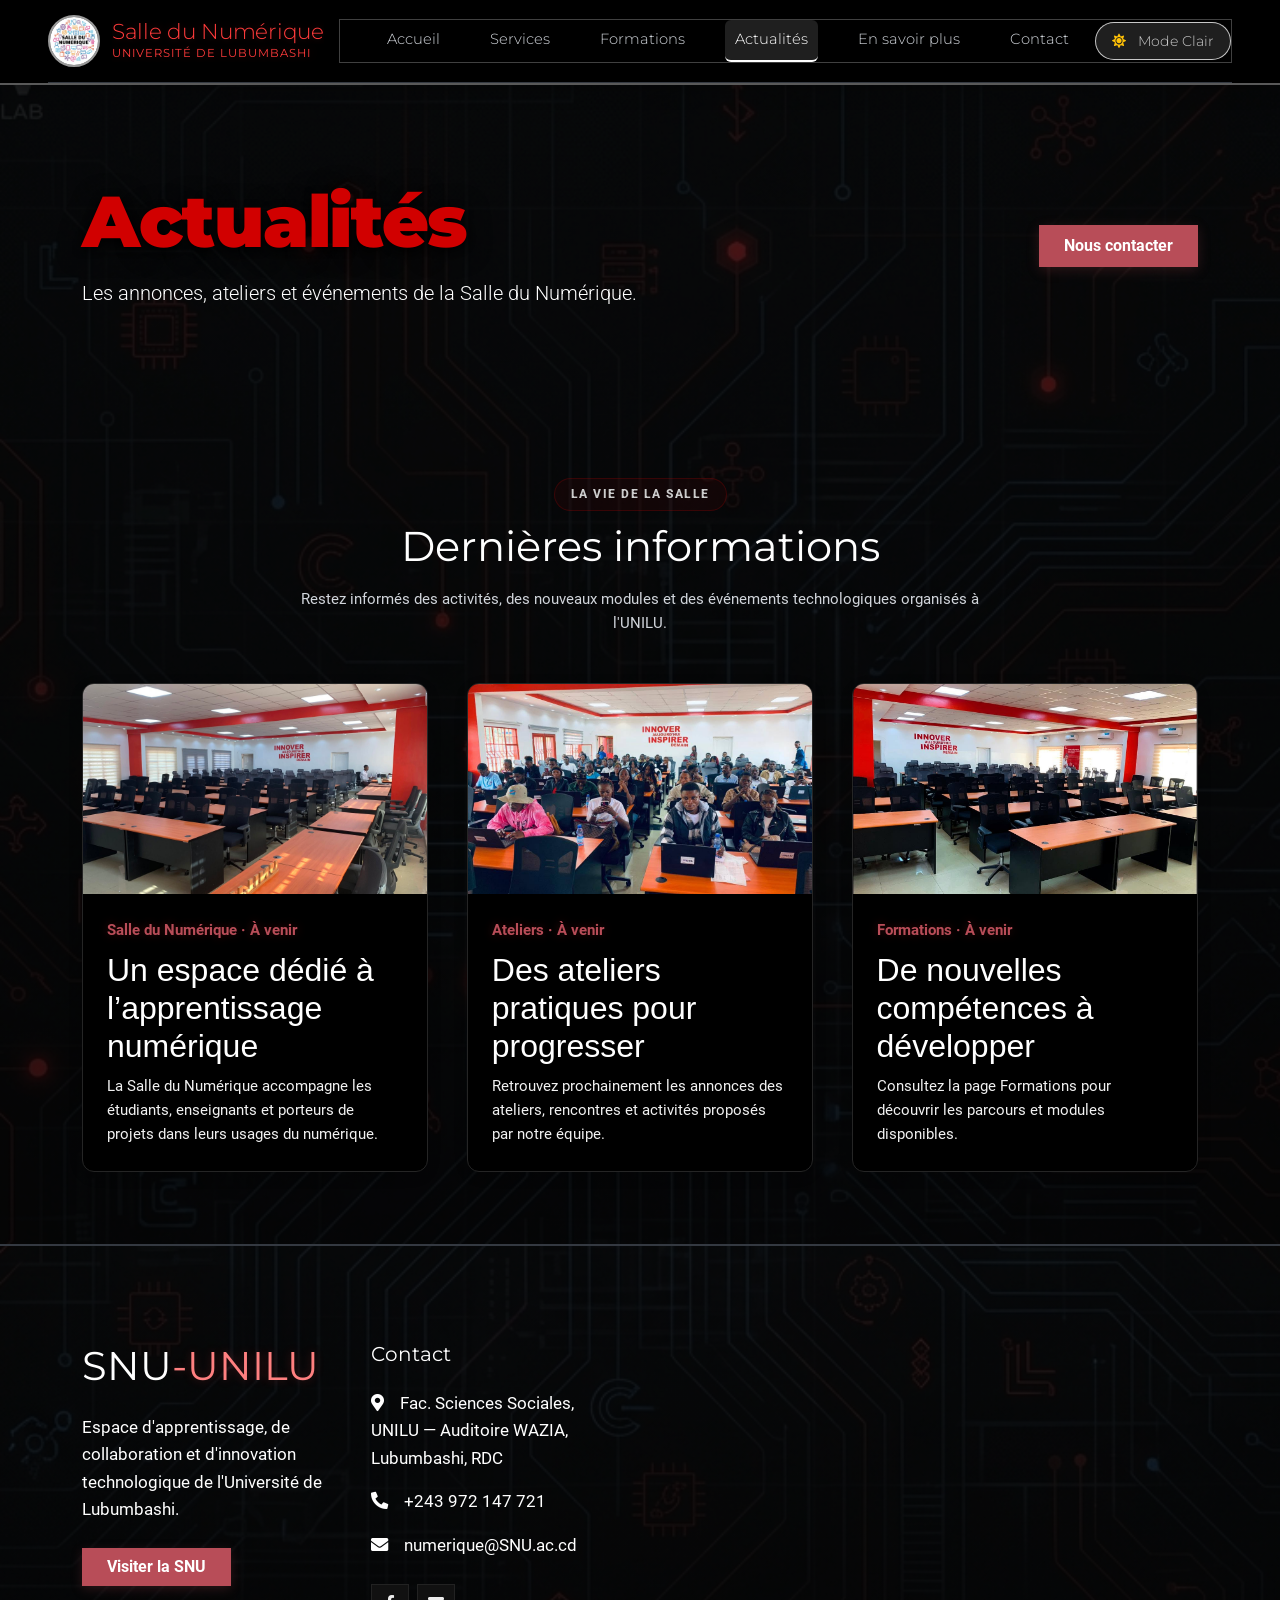
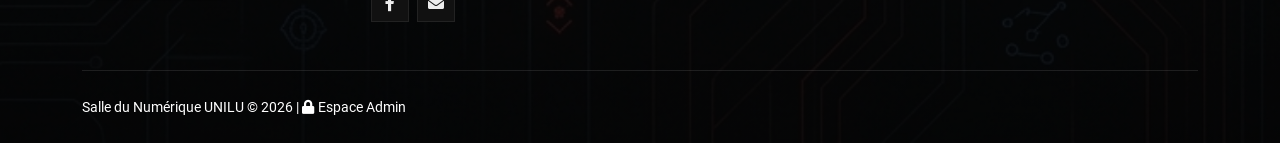
<file: actualites.html>
<!DOCTYPE html>
<html lang="fr">

<head>
    <meta charset="utf-8">
    <meta name="viewport" content="width=device-width, initial-scale=1.0">
    <title>Actualités | Salle du Numérique UNILU</title>
    <meta name="description" content="Retrouvez les actualités, ateliers et annonces de la Salle du Numérique de l'Université de Lubumbashi.">

    <!-- Favicon -->
    <link href="img/Logo_SNU.jpg" rel="icon" type="image/jpeg">

    <!-- Google Web Fonts -->
    <link rel="preconnect" href="https://fonts.googleapis.com">
    <link rel="preconnect" href="https://fonts.gstatic.com" crossorigin>
    <link
        href="https://fonts.googleapis.com/css2?family=Montserrat:wght@400;600;700;900&family=Roboto:wght@400;500;700;900&display=swap"
        rel="stylesheet">

    <!-- Icon Font Stylesheet -->
    <link href="lib/fontawesome/css/all.min.css" rel="stylesheet">
    <link href="lib/bootstrap-icons/bootstrap-icons.css" rel="stylesheet">

    <!-- Libraries Stylesheet -->
    <link href="lib/animate/animate.min.css" rel="stylesheet">
    <link href="lib/owlcarousel/assets/owl.carousel.min.css" rel="stylesheet">

    <!-- Customized Bootstrap Stylesheet -->
    <link href="css/bootstrap.min.css" rel="stylesheet">

    <!-- Template Stylesheet -->
    <link href="css/style.css?v=1.2" rel="stylesheet">
    <link href="css/dark-mode.css?v=1.3" rel="stylesheet">
    <link href="lib/fonts/fonts.css" rel="stylesheet">
</head>

<body class="tech-bg">
    <a class="skip-link" href="#main-content">Aller au contenu principal</a>

    <!-- Navbar Start -->
    <div class="container-fluid sticky-top snu-navbar p-0">
        <div class="container-fluid px-3 px-lg-5">
            <nav class="navbar navbar-expand-lg navbar-dark border-bottom border-1 border-white-10 py-2">
                <a href="index.html" class="navbar-brand d-flex align-items-center">
                    <img src="img/Logo_SNU.jpg" alt="Logo SNU"
                        style="height: 52px; width: 52px; object-fit: cover; border-radius: 50%; margin-right: 12px; border: 2px solid rgba(255,255,255,0.6); box-shadow: 0 3px 10px rgba(0,0,0,0.3);">
                    <div class="d-flex flex-column">
                        <span class="navbar-title fw-bold text-white mb-0" style="font-size: 1.35rem; letter-spacing: -0.3px; line-height: 1.1;">Salle du Numérique</span>
                        <span class="text-white-50" style="font-size: 0.72rem; letter-spacing: 1px; text-transform: uppercase;">Université de Lubumbashi</span>
                    </div>
                </a>
                <button type="button" class="navbar-toggler border-0 p-2" data-bs-toggle="collapse"
                    data-bs-target="#navbarCollapse" aria-controls="navbarCollapse" aria-expanded="false" aria-label="Menu de navigation">
                    <i class="fa fa-bars text-white fs-4"></i>
                </button>
                <div class="collapse navbar-collapse" id="navbarCollapse">
                    <div class="navbar-nav ms-auto align-items-lg-center py-2 py-lg-0">
                        <a href="index.html" class="nav-item nav-link px-3">Accueil</a>
                        <a href="services.html" class="nav-item nav-link px-3">Services</a>
                        <a href="formations.html" class="nav-item nav-link px-3">Formations</a>
                        <a href="actualites.html" class="nav-item nav-link active px-3">Actualités</a>
                        <a href="project.html" class="nav-item nav-link px-3">En savoir plus</a>
                        <a href="contact.html" class="nav-item nav-link px-3">Contact</a>
                        <div class="ms-lg-3 my-2 my-lg-0">
                            <button id="themeToggleBtn" class="theme-toggle-btn" title="Basculer Mode Sombre / Mode Clair">
                                <i class="fa fa-moon me-1 theme-icon"></i> <span class="theme-text">Mode Sombre</span>
                            </button>
                        </div>
                    </div>
                </div>
            </nav>
        </div>
    </div>
    <!-- Navbar End -->

    <main id="main-content">
        <!-- Hero Header -->
        <section class="container-fluid pb-5 bg-primary hero-header">
            <div class="container py-5">
                <div class="row align-items-center g-4">
                    <div class="col-lg-8 text-center text-lg-start">
                        <h1 class="display-1 mb-3" style="font-size:clamp(2.6rem,6vw,4.5rem);font-weight:900;color:#d10000 !important;">Actualités</h1>
                        <p class="lead text-dark mb-0">Les annonces, ateliers et événements de la Salle du Numérique.</p>
                    </div>
                    <div class="col-lg-4 text-center text-lg-end">
                        <a href="contact.html" class="btn btn-primary px-4 py-2" style="font-weight:700;">Nous contacter</a>
                    </div>
                </div>
            </div>
        </section>

        <!-- News Section -->
        <section class="container-fluid py-5 bg-white">
            <div class="container py-4">
                <div class="text-center mb-5">
                    <span class="section-kicker">La vie de la salle</span>
                    <h2 class="mb-3">Dernières informations</h2>
                    <p class="text-muted mx-auto" style="max-width:720px;">Restez informés des activités, des nouveaux modules et des événements technologiques organisés à l'UNILU.</p>
                </div>
                <div id="newsContainer" class="row g-4">
                    <!-- Populated dynamically via site-content.js -->
                </div>
            </div>
        </section>
    </main>

    <!-- ════════════════════════════════════════════════════════════════════════
         MODAL D'INSCRIPTION RAPIDE À LA FORMATION (Sans quitter la page)
    ════════════════════════════════════════════════════════════════════════ -->
    <div class="modal fade" id="formationModal" tabindex="-1" aria-labelledby="formationModalLabel" aria-hidden="true">
        <div class="modal-dialog modal-dialog-centered modal-lg">
            <div class="modal-content shadow-lg border-0" style="border-radius: 16px; overflow: hidden;">
                <div class="modal-header py-3 px-4 text-white" style="background: #d10000;">
                    <div class="d-flex align-items-center">
                        <i class="fa fa-graduation-cap fs-2 me-3"></i>
                        <div>
                            <h5 class="modal-title fw-bold text-white mb-0" id="formationModalLabel">Inscription à la Formation</h5>
                            <small class="text-white-50">Salle du Numérique — Université de Lubumbashi</small>
                        </div>
                    </div>
                    <button type="button" class="btn-close btn-close-white" data-bs-dismiss="modal" aria-label="Fermer"></button>
                </div>

                <div class="modal-body p-4 p-md-5" style="background: #ffffff;">
                    <div id="formationAlertSuccess" class="alert alert-success d-none mb-3" role="alert">
                        <i class="fa fa-check-circle me-2"></i><strong>Inscription enregistrée avec succès !</strong> Notre équipe vous contactera sous 24h ouvrées pour confirmer votre place et votre horaire.
                    </div>
                    <div id="formationAlertError" class="alert alert-danger d-none mb-3" role="alert"></div>

                    <form id="formationRegistrationForm">
                        <input type="text" name="website" style="display:none !important;" tabindex="-1" autocomplete="off">

                        <div class="row g-3">
                            <div class="col-12">
                                <label class="form-label fw-bold text-dark small" for="modalFormationSelect">Formation souhaitée <span class="text-danger">*</span></label>
                                <select class="form-select form-select-lg py-2" id="modalFormationSelect" name="formation" required>
                                    <option value="" disabled selected>-- Choisissez votre formation --</option>
                                    <option value="Bureautique (Microsoft 365)">Bureautique (Microsoft 365 — Word, Excel, PowerPoint)</option>
                                    <option value="Initiation aux Outils d'Intelligence Artificielle">Initiation aux Outils d'IA (ChatGPT, Gemini, etc.)</option>
                                    <option value="Les Bases du Design Numérique">Les Bases du Design Numérique (Canva, Photoshop)</option>
                                    <option value="Les Bases de Windows & Informatique">Les Bases de Windows & Informatique générale</option>
                                    <option value="Module Word Avancé">Module Spécifique : Word Avancé (Mise en page de mémoire, TFC)</option>
                                    <option value="Module Excel Avancé">Module Spécifique : Excel & Analyse de données</option>
                                    <option value="Module PowerPoint Professionnel">Module Spécifique : PowerPoint & Présentations</option>
                                    <option value="Module Base de Données Access">Module Spécifique : Base de données Access</option>
                                    <option value="Autre formation personnalisée">Autre formation personnalisée</option>
                                </select>
                            </div>

                            <div class="col-md-6">
                                <label class="form-label fw-bold text-dark small" for="modalNomApprenant">Nom complet (Nom & Prénom) <span class="text-danger">*</span></label>
                                <input type="text" class="form-control" id="modalNomApprenant" name="name" placeholder="Ex: Kahozi Juniors" required minlength="2">
                            </div>

                            <div class="col-md-6">
                                <label class="form-label fw-bold text-dark small" for="modalPhoneApprenant">Numéro WhatsApp / Téléphone <span class="text-danger">*</span></label>
                                <input type="tel" class="form-control" id="modalPhoneApprenant" name="phone" placeholder="+243 ..." required minlength="7">
                            </div>

                            <div class="col-md-6">
                                <label class="form-label fw-bold text-dark small" for="modalEmailApprenant">Adresse Email <span class="text-danger">*</span></label>
                                <input type="email" class="form-control" id="modalEmailApprenant" name="email" placeholder="nom@exemple.com" required>
                            </div>

                            <div class="col-md-6">
                                <label class="form-label fw-bold text-dark small" for="modalStatutApprenant">Statut</label>
                                <select class="form-select" id="modalStatutApprenant" name="statut">
                                    <option value="Étudiant UNILU">Étudiant UNILU</option>
                                    <option value="Enseignant / Chercheur">Enseignant / Chercheur UNILU</option>
                                    <option value="Personnel Administratif">Personnel Administratif</option>
                                    <option value="Professionnel externe">Professionnel externe</option>
                                    <option value="Autre">Autre</option>
                                </select>
                            </div>

                            <div class="col-md-6">
                                <label class="form-label fw-bold text-dark small" for="modalCreneauApprenant">Créneau préféré</label>
                                <select class="form-select" id="modalCreneauApprenant" name="creneau">
                                    <option value="Matinée (08h30 - 11h30)">Matinée (08h30 — 11h30)</option>
                                    <option value="Après-midi (12h00 - 15h00)">Après-midi (12h00 — 15h00)</option>
                                    <option value="Soirée (15h30 - 18h00)">Soirée (15h30 — 18h00)</option>
                                    <option value="Samedi Intensif">Samedi Intensif (08h30 — 13h30)</option>
                                </select>
                            </div>

                            <div class="col-md-6">
                                <label class="form-label fw-bold text-dark small" for="modalFaculteApprenant">Faculté / Promotion</label>
                                <input type="text" class="form-control" id="modalFaculteApprenant" name="faculte" placeholder="Ex: Droit, L2">
                            </div>

                            <div class="col-12">
                                <label class="form-label fw-bold text-dark small" for="modalRemarquesApprenant">Remarques ou attentes particulières (optionnel)</label>
                                <textarea class="form-control" id="modalRemarquesApprenant" name="remarques" rows="2" placeholder="Précisez vos objectifs ou toute information utile..."></textarea>
                            </div>

                            <div class="col-12 mt-4">
                                <button type="submit" id="modalSubmitBtn" class="btn btn-primary w-100 py-3 fw-bold fs-5 shadow-sm">
                                    <i class="fa fa-paper-plane me-2"></i>Confirmer mon inscription
                                </button>
                            </div>
                        </div>
                    </form>
                </div>
            </div>
        </div>
    </div>

    <!-- Footer Start -->
    <div class="container-fluid bg-dark text-white-50 footer pt-5">
        <div class="container py-5">
            <div class="row g-5">
                <div class="col-md-6 col-lg-3 wow fadeIn" data-wow-delay="0.1s">
                    <a href="index.html" class="d-inline-block mb-3">
                        <h1 class="text-white">SNU<span class="text-primary">-UNILU</span></h1>
                    </a>
                    <p class="mb-4">Espace d'apprentissage, de collaboration et d'innovation technologique de
                        l'Université de Lubumbashi.</p>
                    <a class="btn btn-primary border-2 px-4" href="project.html">Visiter la SNU</a>
                </div>
                <div class="col-md-6 col-lg-3 wow fadeIn" data-wow-delay="0.3s">
                    <h5 class="text-white mb-4">Contact</h5>
                    <p><i class="fa fa-map-marker-alt me-3"></i>Fac. Sciences Sociales, UNILU — Auditoire WAZIA,
                        Lubumbashi, RDC</p>
                    <p><i class="fa fa-phone-alt me-3"></i>+243 972 147 721</p>
                    <p><i class="fa fa-envelope me-3"></i>numerique@SNU.ac.cd</p>
                    <div class="d-flex pt-2">
                        <a class="btn btn-outline-primary btn-square border-2 me-2"
                            href="https://www.facebook.com/unilu.ac.cd" target="_blank" rel="noopener noreferrer"><i
                                class="fab fa-facebook-f"></i></a>
                        <a class="btn btn-outline-primary btn-square border-2 me-2" href="mailto:snunilu@unilu.ac.cd"><i
                                class="fa fa-envelope"></i></a>
                    </div>
                </div>
            </div>
        </div>
        <div class="container wow fadeIn" data-wow-delay="0.1s">
            <div class="copyright">
                <div class="row">
                    <div class="col-md-6 text-center text-md-start mb-3 mb-md-0"> Salle du Numérique UNILU
                        &copy; 2026
                         | <a href="admin/" class="text-white-50"><i class="fa fa-lock me-1"></i>Espace Admin</a>
                    </div>
                    <div class="col-md-6 text-center text-md-end"></div>
                </div>
            </div>
        </div>
    </div>
    <!-- Footer End -->

    <!-- JavaScript Libraries -->
    <script src="js/jquery.min.js"></script>
    <script src="js/bootstrap.bundle.min.js"></script>
    <script src="lib/wow/wow.min.js"></script>
    <script src="lib/easing/easing.min.js"></script>
    <script src="lib/waypoints/waypoints.min.js"></script>
    <script src="lib/owlcarousel/owl.carousel.min.js"></script>

    <!-- Template Javascript -->
    <script src="js/theme-toggle.js"></script>
    <script src="js/site-content.js"></script>
    <script src="js/main.js"></script>
</body>
</html>
</file>
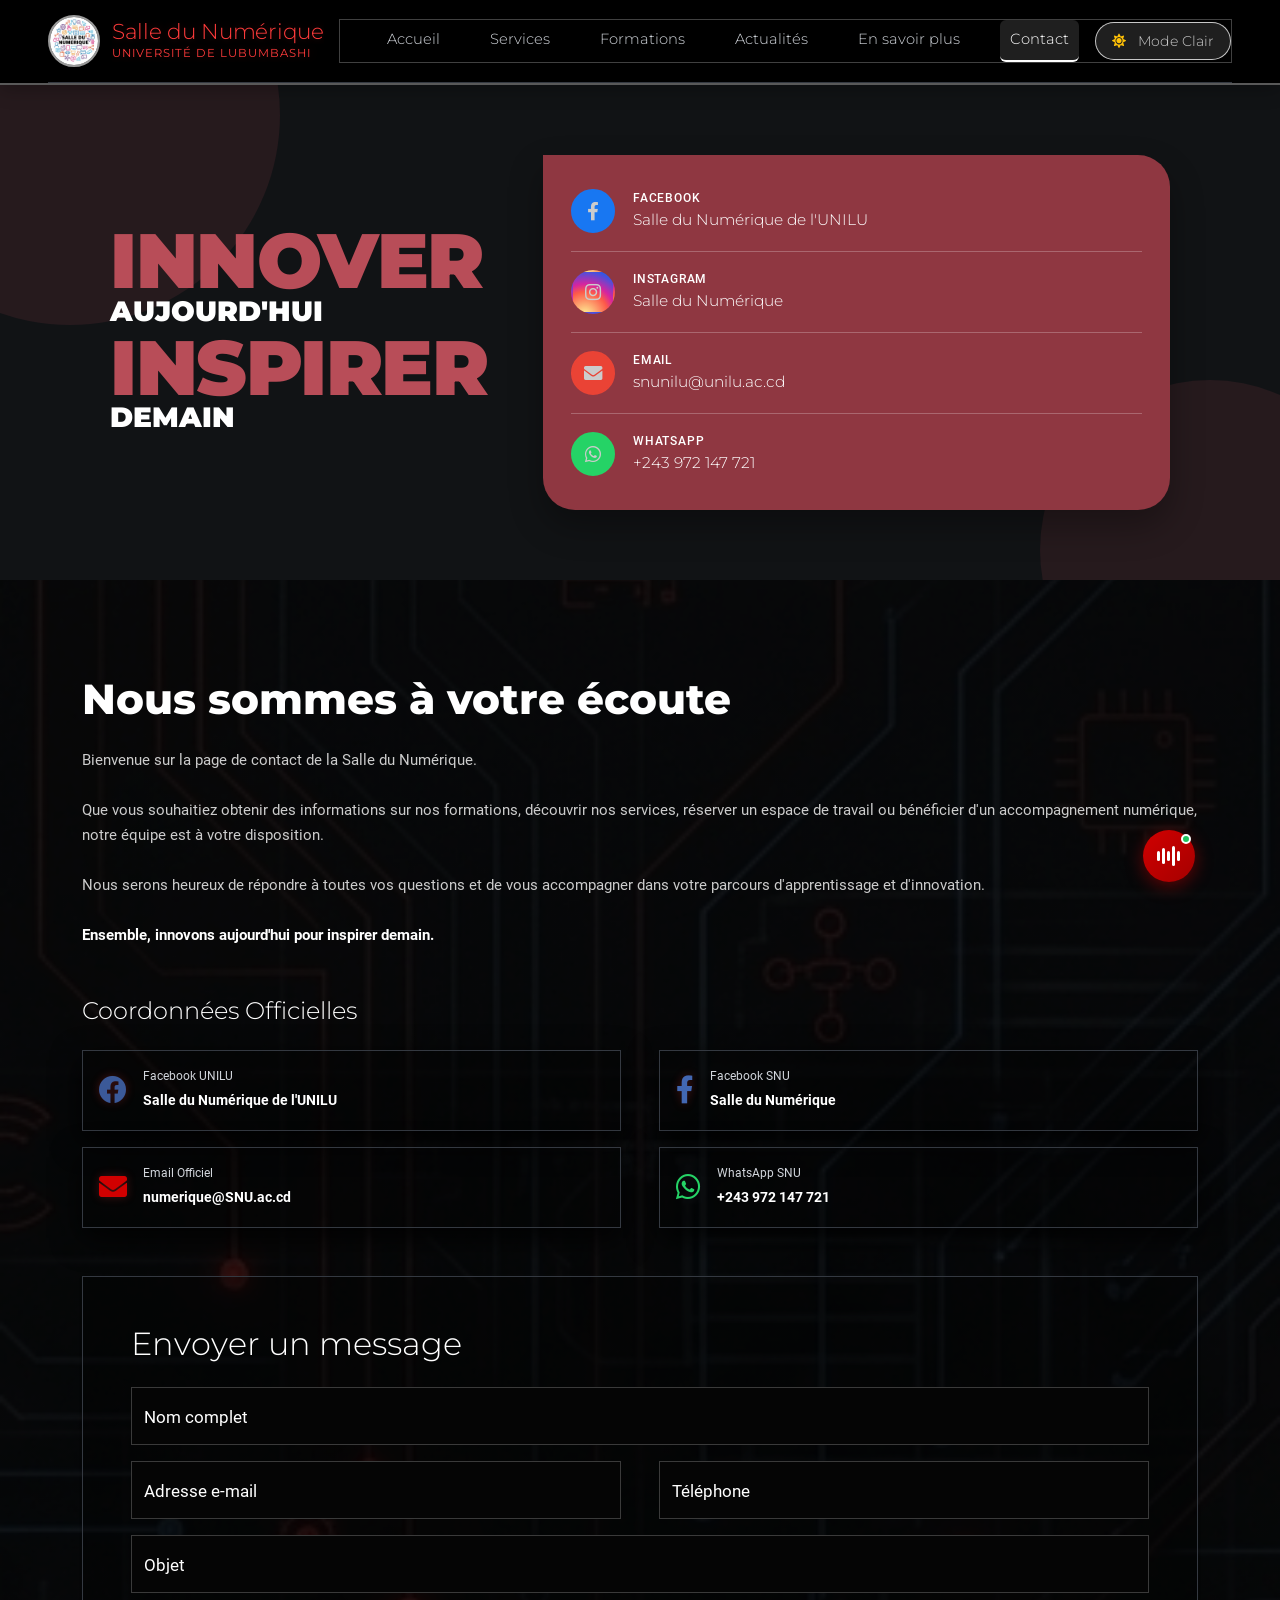
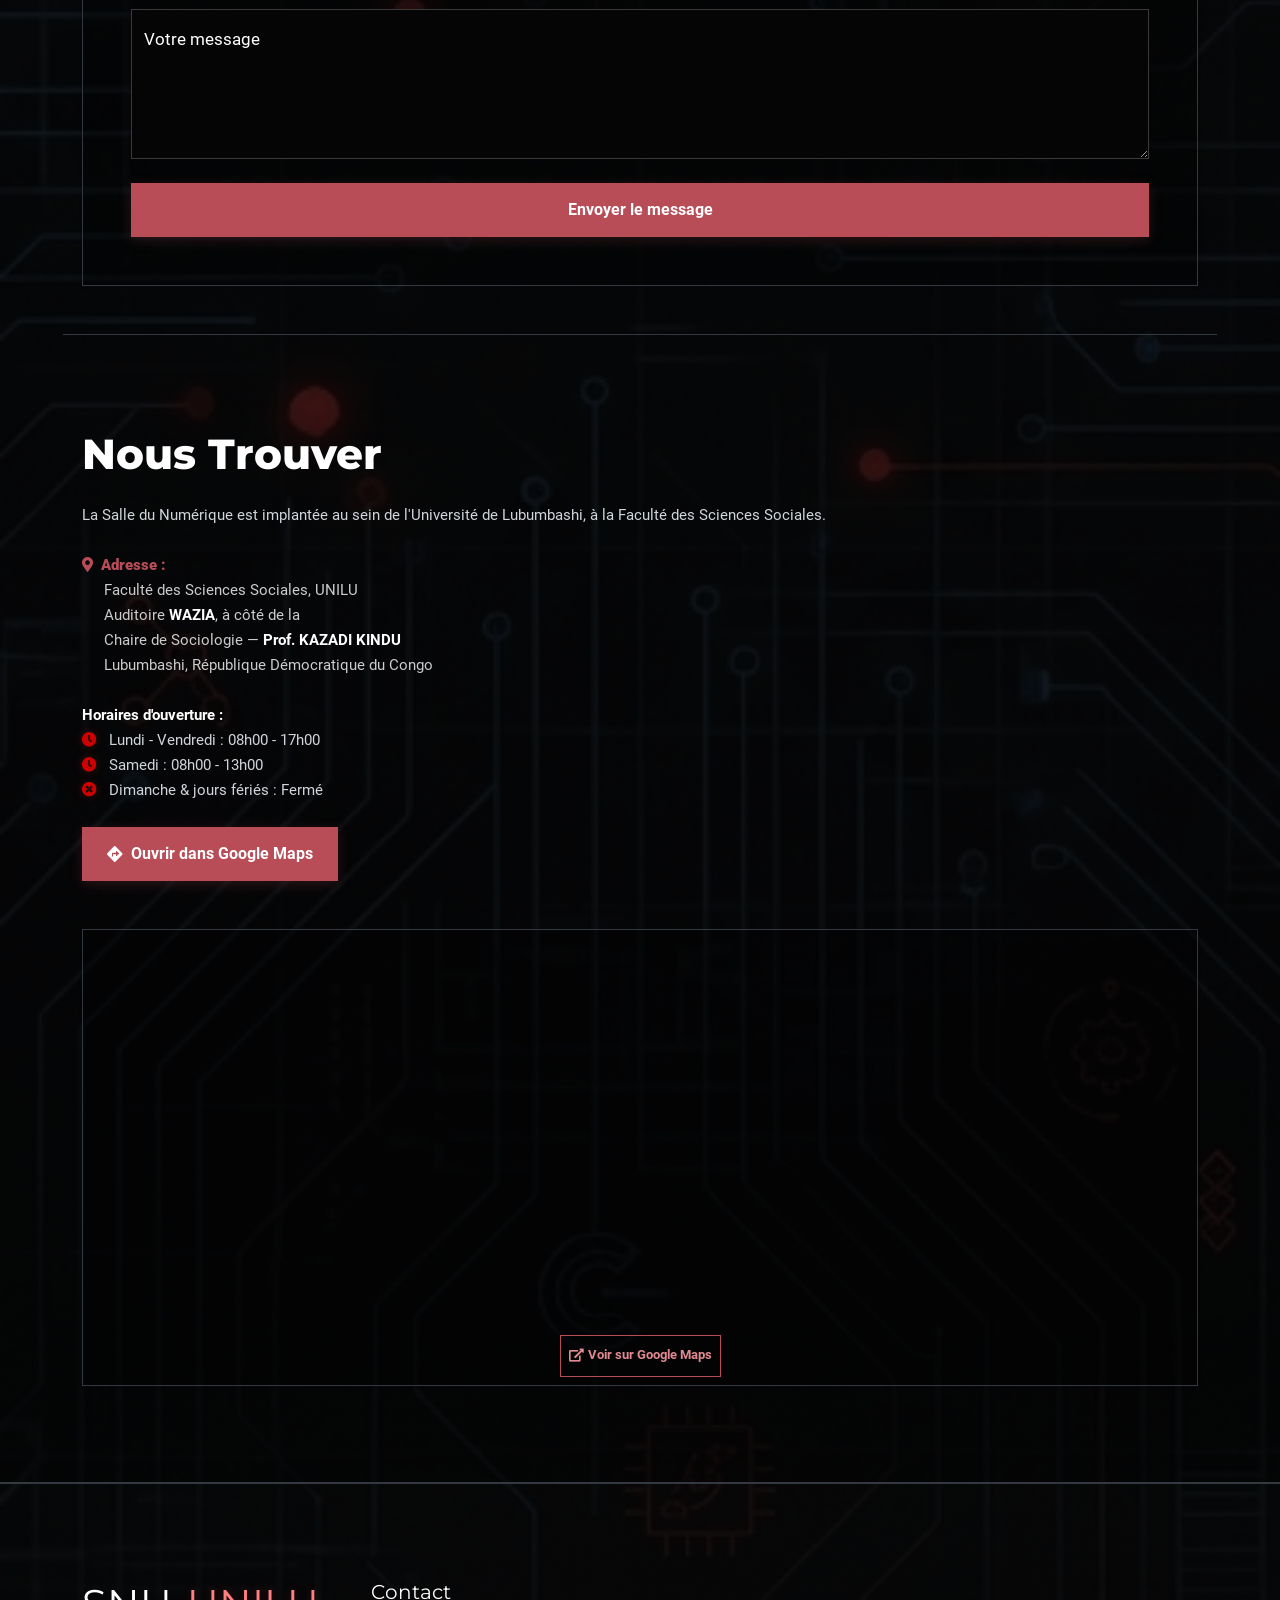
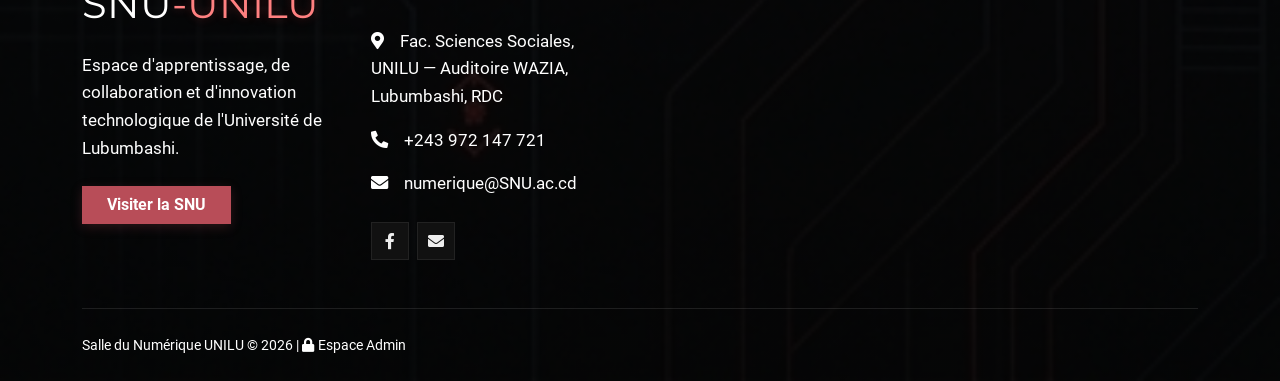
<file: contact.html>
<!DOCTYPE html>
<html lang="fr">

<head>
    <meta charset="utf-8">
    <meta name="robots" content="index, follow">
    <meta http-equiv="X-Content-Type-Options" content="nosniff">
    <meta http-equiv="X-Frame-Options" content="SAMEORIGIN">
    <meta http-equiv="Referrer-Policy" content="strict-origin-when-cross-origin">
    <title>Contact | Salle du Numérique UNILU</title>
    <meta content="width=device-width, initial-scale=1.0" name="viewport">
    <meta name="keywords" content="contact, Salle du Numérique, SNU, UNILU, Lubumbashi, adresse, téléphone, email, RDC">
    <meta name="description" content="Contactez la Salle du Numérique de l'UNILU : adresse, horaires, réseaux sociaux et formulaire de contact.">

    <!-- Favicon -->
    <link href="img/Logo_SNU.jpg" rel="icon" type="image/jpeg">

    <!-- Google Web Fonts -->
    <link rel="preconnect" href="https://fonts.googleapis.com">
    <link rel="preconnect" href="https://fonts.gstatic.com" crossorigin>
    <link
        href="https://fonts.googleapis.com/css2?family=Montserrat:wght@400;600;700;900&family=Roboto:wght@400;500;700;900&display=swap"
        rel="stylesheet">

    <!-- Icon Font Stylesheet -->
    <link href="lib/fontawesome/css/all.min.css" rel="stylesheet">
    <link href="lib/bootstrap-icons/bootstrap-icons.css" rel="stylesheet">

    <!-- Libraries Stylesheet -->
    <link href="lib/animate/animate.min.css" rel="stylesheet">
    <link href="lib/owlcarousel/assets/owl.carousel.min.css" rel="stylesheet">

    <!-- Customized Bootstrap Stylesheet -->
    <link href="css/bootstrap.min.css" rel="stylesheet">

    <!-- Template Stylesheet -->
    <link href="css/style.css?v=1.3" rel="stylesheet">
    <link href="css/dark-mode.css?v=1.3" rel="stylesheet">
    <link href="lib/fonts/fonts.css" rel="stylesheet">
    <script src="js/theme-toggle.js"></script>
</head>

<body class="tech-bg">
    <a class="skip-link" href="#main-content">Aller au contenu principal</a>
    <!-- Spinner Start -->
    <div id="spinner"
        class="show bg-white position-fixed translate-middle w-100 vh-100 top-50 start-50 d-flex align-items-center justify-content-center">
        <div class="spinner-grow text-primary" style="width: 3rem; height: 3rem;" role="status">
            <span class="sr-only">Loading...</span>
        </div>
    </div>
    <!-- Spinner End -->


    <!-- Navbar Start -->
    <div class="container-fluid sticky-top snu-navbar p-0">
        <div class="container-fluid px-3 px-lg-5">
            <nav class="navbar navbar-expand-lg navbar-dark border-bottom border-1 border-white-10 py-2">
                <a href="index.html" class="navbar-brand d-flex align-items-center">
                    <img src="img/Logo_SNU.jpg" alt="Logo SNU"
                        style="height: 52px; width: 52px; object-fit: cover; border-radius: 50%; margin-right: 12px; border: 2px solid rgba(255,255,255,0.6); box-shadow: 0 3px 10px rgba(0,0,0,0.3);">
                    <div class="d-flex flex-column">
                        <span class="navbar-title fw-bold text-white mb-0" style="font-size: 1.35rem; letter-spacing: -0.3px; line-height: 1.1;">Salle du Numérique</span>
                        <span class="text-white-50" style="font-size: 0.72rem; letter-spacing: 1px; text-transform: uppercase;">Université de Lubumbashi</span>
                    </div>
                </a>
                <button type="button" class="navbar-toggler border-0 p-2" data-bs-toggle="collapse"
                    data-bs-target="#navbarCollapse" aria-controls="navbarCollapse" aria-expanded="false" aria-label="Menu de navigation">
                    <i class="fa fa-bars text-white fs-4"></i>
                </button>
                <div class="collapse navbar-collapse" id="navbarCollapse">
                    <div class="navbar-nav ms-auto align-items-lg-center py-2 py-lg-0">
                        <a href="index.html" class="nav-item nav-link px-3">Accueil</a>
                        <a href="services.html" class="nav-item nav-link px-3">Services</a>
                        <a href="formations.html" class="nav-item nav-link px-3">Formations</a>
                        <a href="actualites.html" class="nav-item nav-link px-3">Actualités</a>
                        <a href="project.html" class="nav-item nav-link px-3">En savoir plus</a>
                        <a href="contact.html" class="nav-item nav-link active px-3">Contact</a>
                        <div class="ms-lg-3 my-2 my-lg-0">
                            <button id="themeToggleBtn" class="theme-toggle-btn" title="Basculer Mode Sombre / Mode Clair">
                                <i class="fa fa-moon me-1 theme-icon"></i> <span class="theme-text">Mode Sombre</span>
                            </button>
                        </div>
                    </div>
                </div>
            </nav>
        </div>
    </div>
    <!-- Navbar End -->

    <!-- ========================================================
         HERO CONTACT — Reproduction fidèle de la maquette
         ======================================================== -->
    <section id="snu-hero-contact">

        <!-- Formes rouges décoratives d'arrière-plan -->
        <span class="snu-shape snu-shape--tl"></span>
        <span class="snu-shape snu-shape--br"></span>
        <span class="snu-shape snu-shape--mid"></span>

        <div class="snu-hero-inner">

            <!-- ── COLONNE GAUCHE : Slogan ── -->
            <div class="snu-slogan" data-snu-anim="fade-right">
                <span class="snu-word snu-word--big">INNOVER</span>
                <span class="snu-word snu-word--sub">AUJOURD'HUI</span>
                <span class="snu-word snu-word--big">INSPIRER</span>
                <span class="snu-word snu-word--sub">DEMAIN</span>
            </div>

            <!-- ── COLONNE DROITE : Carte rouge ── -->
            <div class="snu-card" data-snu-anim="fade-left">

                <!-- Ligne 1 — Facebook -->
                <div class="snu-row" id="snu-row-fb">
                    <span class="snu-icon-wrap">
                        <i class="fab fa-facebook-f"></i>
                    </span>
                    <span class="snu-row-text">
                        <span class="snu-row-label">Facebook</span>
                        <span class="snu-row-value">Salle du Numérique de l'UNILU</span>
                    </span>
                </div>

                <div class="snu-separator"></div>

                <!-- Ligne 2 — Instagram -->
                <div class="snu-row" id="snu-row-ig">
                    <span class="snu-icon-wrap">
                        <i class="fab fa-instagram"></i>
                    </span>
                    <span class="snu-row-text">
                        <span class="snu-row-label">Instagram</span>
                        <span class="snu-row-value">Salle du Numérique</span>
                    </span>
                </div>

                <div class="snu-separator"></div>

                <!-- Ligne 3 — Email -->
                <div class="snu-row" id="snu-row-mail">
                    <span class="snu-icon-wrap">
                        <i class="fa fa-envelope"></i>
                    </span>
                    <span class="snu-row-text">
                        <span class="snu-row-label">Email</span>
                        <span class="snu-row-value">snunilu@unilu.ac.cd</span>
                    </span>
                </div>

                <div class="snu-separator"></div>

                <!-- Ligne 4 — WhatsApp -->
                <div class="snu-row" id="snu-row-wa">
                    <span class="snu-icon-wrap">
                        <i class="fab fa-whatsapp"></i>
                    </span>
                    <span class="snu-row-text">
                        <span class="snu-row-label">WhatsApp</span>
                        <span class="snu-row-value">+243 972 147 721</span>
                    </span>
                </div>

            </div>
        </div>
    </section>

    <!-- ── Styles dédiés au Hero Contact ── -->
    <style>
    /* ======================================================
       VARIABLES
    ====================================================== */
    :root {
        --snu-red:      #d10000;
        --snu-red-dk:   #a80000;
        --snu-white:    #ffffff;
        --snu-offwhite: #fafafa;
    }

    /* ======================================================
       SECTION WRAPPER
    ====================================================== */
    #snu-hero-contact {
        position: relative;
        overflow: hidden;
        background: #ffffff;
        padding: 70px 24px;
        display: flex;
        align-items: center;
        justify-content: center;
    }

    /* ======================================================
       FORMES DÉCORATIVES (cercles rouges très discrets)
    ====================================================== */
    .snu-shape {
        position: absolute;
        border-radius: 50%;
        background: var(--snu-red);
        opacity: 0.06;
        pointer-events: none;
    }
    .snu-shape--tl {
        width: 420px; height: 420px;
        top: -180px; left: -140px;
    }
    .snu-shape--br {
        width: 340px; height: 340px;
        bottom: -140px; right: -100px;
    }
    .snu-shape--mid {
        width: 120px; height: 120px;
        top: 50%; left: 55%;
        transform: translate(-50%, -50%);
        opacity: 0.04;
    }

    /* ======================================================
       INNER LAYOUT
    ====================================================== */
    .snu-hero-inner {
        position: relative;
        z-index: 1;
        display: flex;
        align-items: center;
        gap: 56px;
        max-width: 1060px;
        width: 100%;
    }

    /* ======================================================
       SLOGAN (colonne gauche)
    ====================================================== */
    .snu-slogan {
        flex: 0 0 auto;
        display: flex;
        flex-direction: column;
        line-height: 1;
        min-width: 240px;
    }
    .snu-word {
        display: block;
        font-family: 'Montserrat', sans-serif;
        text-transform: uppercase;
        letter-spacing: -1.5px;
    }
    .snu-word--big {
        font-size: clamp(2.8rem, 6vw, 5.2rem);
        font-weight: 900;
        color: var(--snu-red);
        line-height: 0.92;
    }
    .snu-word--sub {
        font-size: clamp(1rem, 2.2vw, 1.75rem);
        font-weight: 900;
        color: #1a1a1a;
        margin-bottom: 8px;
        letter-spacing: 0px;
    }

    /* ======================================================
       CARTE ROUGE (colonne droite)
    ====================================================== */
    .snu-card {
        flex: 1 1 340px;
        background: var(--snu-red);
        border-radius: 0 32px 32px 32px; /* Premier coin à 0, les 3 autres à 32px */
        padding: 16px 0;
        box-shadow:
            0 20px 50px rgba(209, 0, 0, 0.25),
            0 4px 12px rgba(0, 0, 0, 0.05);
        display: flex;
        flex-direction: column;
        overflow: hidden;
    }

    /* ======================================================
       LIGNE DE CONTACT
    ====================================================== */
    .snu-row {
        display: flex;
        align-items: center;
        gap: 18px;
        padding: 18px 28px;
        color: #ffffff;
    }

    /* Icône dans cercle coloré */
    .snu-icon-wrap {
        width: 44px;
        height: 44px;
        border-radius: 50%;
        display: flex;
        align-items: center;
        justify-content: center;
        flex-shrink: 0;
        font-size: 1.15rem;
        color: #ffffff;
        border: 2px solid rgba(255, 255, 255, 0.4);
    }
    
    /* Couleurs de marque spécifiques pour chaque cercle */
    #snu-row-fb .snu-icon-wrap {
        background: #1877F2;
        border-color: #1877F2;
    }
    #snu-row-ig .snu-icon-wrap {
        background: radial-gradient(circle at 30% 107%, #fdf497 0%, #fd5949 45%, #d6249f 60%, #285AEB 90%);
        border-color: transparent;
    }
    #snu-row-mail .snu-icon-wrap {
        background: #EA4335;
        border-color: #EA4335;
    }
    #snu-row-wa .snu-icon-wrap {
        background: #25D366;
        border-color: #25D366;
    }


    /* Texte de la ligne */
    .snu-row-text {
        display: flex;
        flex-direction: column;
        gap: 1px;
    }
    .snu-row-label {
        font-family: 'Roboto', sans-serif;
        font-size: 0.72rem;
        font-weight: 500;
        color: rgba(255, 255, 255, 0.7);
        text-transform: uppercase;
        letter-spacing: 0.8px;
    }
    .snu-row-value {
        font-family: 'Montserrat', sans-serif;
        font-size: 0.96rem;
        font-weight: 700;
        color: #ffffff;
        transition: color 0.25s;
    }

    /* Séparateur */
    .snu-separator {
        height: 1px;
        background: rgba(255, 255, 255, 0.15);
        margin: 0 28px;
    }

    /* ======================================================
       ANIMATIONS D'ENTRÉE
    ====================================================== */
    @keyframes snuFadeRight {
        from { opacity: 0; transform: translateX(-40px); }
        to   { opacity: 1; transform: translateX(0); }
    }
    @keyframes snuFadeLeft {
        from { opacity: 0; transform: translateX(40px); }
        to   { opacity: 1; transform: translateX(0); }
    }
    [data-snu-anim="fade-right"] { animation: snuFadeRight 0.75s cubic-bezier(.16,1,.3,1) both; }
    [data-snu-anim="fade-left"]  { animation: snuFadeLeft  0.75s cubic-bezier(.16,1,.3,1) 0.15s both; }

    /* ======================================================
       RESPONSIVE — TABLETTE
    ====================================================== */
    @media (max-width: 860px) {
        .snu-hero-inner {
            gap: 36px;
        }
        .snu-word--big { font-size: clamp(2.2rem, 7vw, 3.8rem); }
    }

    /* ======================================================
       RESPONSIVE — MOBILE
    ====================================================== */
    @media (max-width: 640px) {
        #snu-hero-contact { padding: 48px 16px; }
        .snu-hero-inner {
            flex-direction: column;
            align-items: flex-start;
            gap: 32px;
        }
        .snu-slogan { min-width: 0; }
        .snu-card   { width: 100%; }
        .snu-row    { padding: 14px 20px; }
        .snu-separator { margin: 0 20px; }
    }
    </style>


    <main id="main-content">
    <!-- Contact & Map Section Start -->
    <div class="container-fluid py-5">
        <div class="container py-5">
            <div class="row g-5">
                <!-- Info Column -->
                <div class="col-lg-6 wow fadeIn" data-wow-delay="0.1s">
                    <h2 class="mb-4" style="color: #1a1a1a; font-weight: 800; font-family: 'Montserrat', sans-serif;" data-cms="contact_page.title">
                        Nous sommes à votre écoute</h2>
                    <p class="mb-4 text-muted" style="line-height: 1.7; font-size: 1rem;">
                        <span data-cms="contact_page.p1">Bienvenue sur la page de contact de la Salle du Numérique.</span><br><br>
                        <span data-cms="contact_page.p2">Que vous souhaitiez obtenir des informations sur nos formations, découvrir nos services,
                        réserver un espace de travail ou bénéficier d'un accompagnement numérique, notre équipe est à
                        votre disposition.</span><br><br>
                        <span data-cms="contact_page.p3">Nous serons heureux de répondre à toutes vos questions et de vous accompagner dans votre
                        parcours d'apprentissage et d'innovation.</span><br><br>
                        <strong data-cms="contact_page.slogan">Ensemble, innovons aujourd'hui pour inspirer demain.</strong>
                    </p>

                    <h4 class="mt-5 mb-4"
                        style="color: #1a1a1a; font-weight: 700; font-family: 'Montserrat', sans-serif;">Coordonnées
                        Officielles</h4>
                    <div class="row g-3">
                        <!-- Facebook 1 -->
                        <div class="col-sm-6">
                            <a href="https://www.facebook.com/unilu.ac.cd" data-cms-href="general.facebook_unilu" target="_blank" rel="noopener noreferrer" class="text-decoration-none">
                                <div class="p-3 border rounded shadow-sm bg-white d-flex align-items-center h-100 contact-link-card"
                                    style="transition: all 0.3s ease;">
                                    <i class="fab fa-facebook text-primary fs-3 me-3"
                                        style="color: #3b5998 !important;"></i>
                                    <div>
                                        <small class="text-muted d-block" style="font-size: 0.75rem;">Facebook
                                            UNILU</small>
                                        <strong style="color: #333; font-size: 0.85rem;">Salle du Numérique de
                                            l'UNILU</strong>
                                    </div>
                                </div>
                            </a>
                        </div>
                        <!-- Facebook 2 -->
                        <div class="col-sm-6">
                            <a href="https://www.facebook.com" data-cms-href="general.facebook_snu" target="_blank" rel="noopener noreferrer" class="text-decoration-none">
                                <div class="p-3 border rounded shadow-sm bg-white d-flex align-items-center h-100 contact-link-card"
                                    style="transition: all 0.3s ease;">
                                    <i class="fab fa-facebook-f text-primary fs-3 me-3"
                                        style="color: #4267B2 !important;"></i>
                                    <div>
                                        <small class="text-muted d-block" style="font-size: 0.75rem;">Facebook
                                            SNU</small>
                                        <strong style="color: #333; font-size: 0.85rem;">Salle du Numérique</strong>
                                    </div>
                                </div>
                            </a>
                        </div>
                        <!-- Email -->
                        <div class="col-sm-6">
                            <a href="mailto:numerique@SNU.ac.cd" class="text-decoration-none">
                                <div class="p-3 border rounded shadow-sm bg-white d-flex align-items-center h-100 contact-link-card"
                                    style="transition: all 0.3s ease;">
                                    <i class="fa fa-envelope text-danger fs-3 me-3"
                                        style="color: #d10000 !important;"></i>
                                    <div>
                                        <small class="text-muted d-block" style="font-size: 0.75rem;">Email
                                            Officiel</small>
                                        <strong style="color: #333; font-size: 0.85rem;">numerique@SNU.ac.cd</strong>
                                    </div>
                                </div>
                            </a>
                        </div>
                        <!-- WhatsApp -->
                        <div class="col-sm-6">
                            <a href="https://api.whatsapp.com/send?phone=243972147721" target="_blank" rel="noopener noreferrer"
                                class="text-decoration-none">
                                <div class="p-3 border rounded shadow-sm bg-white d-flex align-items-center h-100 contact-link-card"
                                    style="transition: all 0.3s ease;">
                                    <i class="fab fa-whatsapp text-success fs-3 me-3"
                                        style="color: #25D366 !important;"></i>
                                    <div>
                                        <small class="text-muted d-block" style="font-size: 0.75rem;">WhatsApp
                                            SNU</small>
                                        <strong style="color: #333; font-size: 0.85rem;">+243 972 147 721</strong>
                                    </div>
                                </div>
                            </a>
                        </div>
                    </div>
                </div>

                <!-- Form Column -->
                <div class="col-lg-6 wow fadeIn" data-wow-delay="0.3s">
                    <div class="bg-white p-4 p-md-5 border rounded shadow-sm">
                        <h3 class="mb-4"
                            style="color: #1a1a1a; font-weight: 700; font-family: 'Montserrat', sans-serif;">Envoyer un
                            message</h3>

                        <!-- Success message placeholder -->
                        <div id="contactAlert" class="alert alert-success d-none mb-4" role="alert">
                            <i class="fa fa-check-circle me-2"></i> Message envoyé avec succès ! Nous vous répondrons
                            dans les plus brefs délais.
                        </div>

                        <form id="contactForm" class="needs-validation" novalidate>
                            <div class="d-none" aria-hidden="true"><label for="website">Ne pas remplir</label><input type="text" id="website" name="website" tabindex="-1" autocomplete="off"></div>
                            <div class="row g-3">
                                <div class="col-12">
                                    <div class="form-floating">
                                        <input type="text" class="form-control" id="contactName"
                                            placeholder=" " required>
                                        <label for="contactName">Nom complet</label>
                                    </div>
                                </div>
                                <div class="col-md-6">
                                    <div class="form-floating">
                                        <input type="email" class="form-control" id="contactEmail"
                                            placeholder=" " required>
                                        <label for="contactEmail">Adresse e-mail</label>
                                    </div>
                                </div>
                                <div class="col-md-6">
                                    <div class="form-floating">
                                        <input type="tel" class="form-control" id="contactPhone" placeholder=" "
                                            required>
                                        <label for="contactPhone">Téléphone</label>
                                    </div>
                                </div>
                                <div class="col-12">
                                    <div class="form-floating">
                                        <input type="text" class="form-control" id="contactSubject" placeholder=" "
                                            required>
                                        <label for="contactSubject">Objet</label>
                                    </div>
                                </div>
                                <div class="col-12">
                                    <div class="form-floating">
                                        <textarea class="form-control" placeholder=" " id="contactMessage"
                                            style="height: 150px;" required></textarea>
                                        <label for="contactMessage">Votre message</label>
                                    </div>
                                </div>
                                <div class="col-12">
                                    <button class="btn btn-primary w-100 py-3 mt-2" type="submit"
                                        style="font-weight: 700;">Envoyer le message</button>
                                </div>
                            </div>
                        </form>
                    </div>
                </div>
            </div>

            <!-- Google Maps & Localisation Section -->
            <div class="row g-5 mt-5 pt-5 border-top align-items-center">
                <div class="col-lg-6 wow fadeIn" data-wow-delay="0.1s">
                    <h2 class="mb-4" style="color: #1a1a1a; font-weight: 800; font-family: 'Montserrat', sans-serif;">
                        Nous Trouver</h2>
                    <p class="mb-4 text-muted" style="line-height: 1.7;">
                        La Salle du Numérique est implantée au sein de l'Université de Lubumbashi,
                        à la Faculté des Sciences Sociales.<br><br>
                        <strong style="color:#d10000;"><i class="fa fa-map-marker-alt me-2"></i>Adresse :</strong><br>
                        <span style="padding-left:1.4rem; display:block;">
                            Faculté des Sciences Sociales, UNILU<br>
                            Auditoire <strong>WAZIA</strong>, à côté de la<br>
                            Chaire de Sociologie — <strong>Prof. KAZADI KINDU</strong><br>
                            Lubumbashi, République Démocratique du Congo
                        </span><br>
                        <strong>Horaires d'ouverture :</strong><br>
                        <i class="fa fa-clock text-danger me-2" style="color: #d10000 !important;"></i> Lundi - Vendredi : 08h00 - 17h00<br>
                        <i class="fa fa-clock text-danger me-2" style="color: #d10000 !important;"></i> Samedi : 08h00 - 13h00<br>
                        <i class="fa fa-times-circle text-danger me-2" style="color: #d10000 !important;"></i> Dimanche &amp; jours fériés : Fermé
                    </p>
                    <a href="https://maps.app.goo.gl/9PGNyMNYEFEz272T8"
                        target="_blank" rel="noopener noreferrer" class="btn btn-primary px-4 py-3" style="font-weight: 700;">
                        <i class="fa fa-directions me-2"></i>Ouvrir dans Google Maps
                    </a>
                </div>
                <div class="col-lg-6 wow fadeIn" data-wow-delay="0.3s">
                    <div class="border rounded p-2 bg-white shadow-sm">
                        <iframe id="uniluMap" data-fallback-map="-11.6033,27.4691"
                            src="https://www.google.com/maps/embed?pb=!1m18!1m12!1m3!1d247.89!2d27.4691!3d-11.6033!2m3!1f0!2f0!3f0!3m2!1i1024!2i768!4f13.1!3m3!1m2!1s0x0%3A0x0!2zMTHCsDM2JzEnMTEuOCJTIiAyN8KwMjgnMDguOCJF!5e0!3m2!1sfr!2scd!4v1718812345678"
                            width="100%" height="380" style="border:0; border-radius: 6px;" allowfullscreen=""
                            loading="lazy" referrerpolicy="no-referrer-when-downgrade"></iframe>
                        <div class="text-center mt-2">
                            <a href="https://maps.app.goo.gl/9PGNyMNYEFEz272T8" target="_blank" rel="noopener noreferrer"
                                class="btn btn-sm btn-outline-danger" style="font-size:0.82rem; font-weight:700;">
                                <i class="fa fa-external-link-alt me-1"></i>Voir sur Google Maps
                            </a>
                        </div>
                    </div>
                </div>
            </div>
        </div>
    </div>
    <!-- Contact & Map Section End -->





    </main>

    <!-- Footer Start -->
    <div class="container-fluid bg-dark text-white-50 footer pt-5">
        <div class="container py-5">
            <div class="row g-5">
                <div class="col-md-6 col-lg-3 wow fadeIn" data-wow-delay="0.1s">
                    <a href="index.html" class="d-inline-block mb-3">
                        <h1 class="text-white">SNU<span class="text-primary">-UNILU</span></h1>
                    </a>
                    <p class="mb-4">Espace d'apprentissage, de collaboration et d'innovation technologique de
                        l'Université de Lubumbashi.</p>
                    <a class="btn btn-primary border-2 px-4" href="#">Visiter la SNU</a>
                </div>
                <div class="col-md-6 col-lg-3 wow fadeIn" data-wow-delay="0.3s">
                    <h5 class="text-white mb-4">Contact</h5>
                    <p><i class="fa fa-map-marker-alt me-3"></i>Fac. Sciences Sociales, UNILU — Auditoire WAZIA,
                        Lubumbashi, RDC</p>
                    <p><i class="fa fa-phone-alt me-3"></i>+243 972 147 721</p>
                    <p><i class="fa fa-envelope me-3"></i>numerique@SNU.ac.cd</p>
                    <div class="d-flex pt-2">
                        <a class="btn btn-outline-primary btn-square border-2 me-2"
                            href="https://www.facebook.com/unilu.ac.cd" target="_blank" rel="noopener noreferrer"><i
                                class="fab fa-facebook-f"></i></a>
                        <a class="btn btn-outline-primary btn-square border-2 me-2" href="mailto:snunilu@unilu.ac.cd"><i
                                class="fa fa-envelope"></i></a>
                    </div>
                </div>
            </div>
        </div>
        <div class="container wow fadeIn" data-wow-delay="0.1s">
            <div class="copyright">
                <div class="row">
                    <div class="col-md-6 text-center text-md-start mb-3 mb-md-0"> Salle du Numérique UNILU
                        &copy; 2026
                         | <a href="admin/" class="text-white-50"><i class="fa fa-lock me-1"></i>Espace Admin</a>
                    </div>
                    <div class="col-md-6 text-center text-md-end"></div>
                </div>
            </div>
        </div>
    </div>
    <!-- Footer End -->


    <!-- Claudia Voice Assistant Button -->
    <div id="claudiaVoiceWidget"
        style="position: fixed; right: 12px; bottom: 18px; z-index: 1050; display: flex; flex-direction: column; align-items: center; gap: 6px;">
        <!-- Label -->
        <div id="claudiaLabel"
            style="background: rgba(0,0,0,0.72); color: #fff; font-size: 0.72rem; font-weight: 700; padding: 3px 10px; border-radius: 20px; letter-spacing: 0.04em; opacity: 0; transform: translateY(4px); transition: opacity 0.3s, transform 0.3s; pointer-events: none; white-space: nowrap;">
            <i class="fa fa-microphone me-1"></i> Claudia — Assistante Vocale</div>
        <!-- Button -->
        <button id="claudiaVoiceBtn" title="Claudia — Assistante Vocale"
            style="width: 52px; height: 52px; border-radius: 50%; border: none; background: linear-gradient(135deg, #d10000, #a50000); color: #fff; box-shadow: 0 4px 18px rgba(209,0,0,0.45); display: flex; align-items: center; justify-content: center; cursor: pointer; transition: transform 0.18s, box-shadow 0.18s; position: relative;">
            <!-- Sound wave bars -->
            <span class="claudia-wave-wrap" id="claudiaWaveWrap" style="display:flex; align-items:center; gap:2px;">
                <span class="cbar"
                    style="width:3px; height:10px; background:#fff; border-radius:3px; display:inline-block;"></span>
                <span class="cbar"
                    style="width:3px; height:16px; background:#fff; border-radius:3px; display:inline-block;"></span>
                <span class="cbar"
                    style="width:3px; height:10px; background:#fff; border-radius:3px; display:inline-block;"></span>
                <span class="cbar"
                    style="width:3px; height:20px; background:#fff; border-radius:3px; display:inline-block;"></span>
                <span class="cbar"
                    style="width:3px; height:10px; background:#fff; border-radius:3px; display:inline-block;"></span>
            </span>
            <!-- Online dot -->
            <span
                style="position:absolute; top:4px; right:4px; width:10px; height:10px; background:#22c55e; border-radius:50%; border: 2px solid #fff;"></span>
        </button>
    </div>
    <!-- Claudia Voice Button Styles & Animation -->
    <style>
        #claudiaVoiceBtn:hover {
            transform: scale(1.1);
            box-shadow: 0 6px 28px rgba(209, 0, 0, 0.6);
        }

        #claudiaVoiceWidget:hover #claudiaLabel {
            opacity: 1;
            transform: translateY(0);
        }

        .cbar {
            animation: claudiaBar 1.1s ease-in-out infinite;
        }

        .cbar:nth-child(1) {
            animation-delay: 0s;
        }

        .cbar:nth-child(2) {
            animation-delay: 0.15s;
        }

        .cbar:nth-child(3) {
            animation-delay: 0.3s;
        }

        .cbar:nth-child(4) {
            animation-delay: 0.1s;
        }

        .cbar:nth-child(5) {
            animation-delay: 0.25s;
        }

        @keyframes claudiaBar {

            0%,
            100% {
                transform: scaleY(1);
                opacity: 0.7;
            }

            50% {
                transform: scaleY(1.7);
                opacity: 1;
            }
        }

        /* Claudia speaking modal */
        #claudiaSpeakModal {
            display: none;
            position: fixed;
            bottom: 85px;
            right: 12px;
            z-index: 1060;
            width: 260px;
            background: #fff;
            border-radius: 16px;
            box-shadow: 0 8px 32px rgba(0, 0, 0, 0.18);
            overflow: hidden;
            font-family: 'Roboto', sans-serif;
        }

        #claudiaSpeakModal .cmodal-head {
            background: linear-gradient(135deg, #d10000, #a50000);
            padding: 12px 16px;
            display: flex;
            align-items: center;
            gap: 10px;
        }

        #claudiaSpeakModal .cmodal-head img {
            width: 36px;
            height: 36px;
            border-radius: 50%;
            border: 2px solid #fff;
            object-fit: cover;
        }

        #claudiaSpeakModal .cmodal-head .cname {
            color: #fff;
            font-weight: 700;
            font-size: 0.9rem;
        }

        #claudiaSpeakModal .cmodal-head .cstatus {
            color: rgba(255, 255, 255, 0.85);
            font-size: 0.7rem;
        }

        #claudiaSpeakModal .cmodal-body {
            padding: 14px 16px;
            text-align: center;
        }

        #claudiaSpeakModal .cmodal-body .cwave {
            display: flex;
            align-items: center;
            justify-content: center;
            gap: 4px;
            margin-bottom: 10px;
        }

        #claudiaSpeakModal .cmodal-body .cwave span {
            width: 5px;
            border-radius: 4px;
            background: #d10000;
            display: inline-block;
        }

        #claudiaSpeakModal .cmodal-body .cwave span:nth-child(1) {
            height: 12px;
            animation: claudiaBar 0.8s ease-in-out infinite;
        }

        #claudiaSpeakModal .cmodal-body .cwave span:nth-child(2) {
            height: 22px;
            animation: claudiaBar 0.8s ease-in-out 0.1s infinite;
        }

        #claudiaSpeakModal .cmodal-body .cwave span:nth-child(3) {
            height: 30px;
            animation: claudiaBar 0.8s ease-in-out 0.2s infinite;
        }

        #claudiaSpeakModal .cmodal-body .cwave span:nth-child(4) {
            height: 22px;
            animation: claudiaBar 0.8s ease-in-out 0.1s infinite;
        }

        #claudiaSpeakModal .cmodal-body .cwave span:nth-child(5) {
            height: 12px;
            animation: claudiaBar 0.8s ease-in-out 0s infinite;
        }

        #claudiaSpeakModal .cmodal-body p {
            font-size: 0.8rem;
            color: #555;
            margin: 0;
            line-height: 1.5;
        }

        #claudiaSpeakModal .cmodal-footer {
            padding: 8px 16px 12px;
            display: flex;
            justify-content: center;
        }

        #claudiaSpeakModal .cmodal-footer button {
            background: #d10000;
            color: #fff;
            border: none;
            border-radius: 20px;
            padding: 6px 22px;
            font-size: 0.8rem;
            font-weight: 700;
            cursor: pointer;
        }
    </style>
    <!-- Claudia Speak Mini Panel -->
    <div id="claudiaSpeakModal">
        <div class="cmodal-head">
            <img src="img/claudia.png" alt="Claudia" onerror="this.src='img/Logo_SNU.jpg'">
            <div style="flex:1;">
                <div class="cname">Claudia</div>
                <div class="cstatus" id="claudiaStatus">Assistante Vocale — En ligne</div>
            </div>
            <span id="claudiaQCounter"
                style="font-size:0.65rem; font-weight:700; color:#22c55e; background:rgba(0,0,0,0.25); padding:2px 8px; border-radius:20px; white-space:nowrap;">
                10 questions restantes
            </span>
        </div>
        <div class="cmodal-body">
            <div class="cwave">
                <span></span><span></span><span></span><span></span><span></span>
            </div>
            <p id="claudiaSpeakText">Bonjour, je suis <strong>Claudia</strong>, votre assistante vocale de la Salle du
                Numérique. Posez-moi vos questions sur la plateforme.</p>
        </div>
        <!-- Zone de saisie -->
        <div style="padding: 8px 12px; border-top: 1px solid #f0f0f0; display:flex; gap:6px; align-items:center;">
            <button id="claudiaMicBtn" title="Parler"
                style="flex-shrink:0; width:34px; height:34px; border-radius:50%; border:none; background:#d10000; color:#fff; cursor:pointer; display:flex; align-items:center; justify-content:center; font-size:0.85rem; transition:all 0.2s;">
                <i class="fa fa-microphone"></i>
            </button>
            <input id="claudiaInput" type="text" placeholder="Posez votre question..."
                style="flex:1; border:1px solid #e5e7eb; border-radius:20px; padding:6px 12px; font-size:0.78rem; outline:none; font-family:'Roboto',sans-serif;">
            <button id="claudiaSendBtn" title="Envoyer"
                style="flex-shrink:0; width:34px; height:34px; border-radius:50%; border:none; background:#d10000; color:#fff; cursor:pointer; display:flex; align-items:center; justify-content:center; font-size:0.85rem; transition:all 0.2s;">
                <i class="fa fa-paper-plane"></i>
            </button>
        </div>
        <div class="cmodal-footer">
            <button id="claudiaCloseBtn">Fermer</button>
        </div>
    </div>


    <!-- ════════════════════════════════════════════════════════════════════════
         MODAL D'INSCRIPTION RAPIDE À LA FORMATION (Sans quitter la page)
    ════════════════════════════════════════════════════════════════════════ -->
    <div class="modal fade" id="formationModal" tabindex="-1" aria-labelledby="formationModalLabel" aria-hidden="true">
        <div class="modal-dialog modal-dialog-centered modal-lg">
            <div class="modal-content shadow-lg border-0" style="border-radius: 16px; overflow: hidden;">
                <div class="modal-header py-3 px-4 text-white" style="background: #d10000;">
                    <div class="d-flex align-items-center">
                        <i class="fa fa-graduation-cap fs-2 me-3"></i>
                        <div>
                            <h5 class="modal-title fw-bold text-white mb-0" id="formationModalLabel">Inscription à la Formation</h5>
                            <small class="text-white-50">Salle du Numérique — Université de Lubumbashi</small>
                        </div>
                    </div>
                    <button type="button" class="btn-close btn-close-white" data-bs-dismiss="modal" aria-label="Fermer"></button>
                </div>

                <div class="modal-body p-4 p-md-5" style="background: #ffffff;">
                    <div id="formationAlertSuccess" class="alert alert-success d-none mb-3" role="alert">
                        <i class="fa fa-check-circle me-2"></i><strong>Inscription enregistrée avec succès !</strong> Notre équipe vous contactera sous 24h ouvrées pour confirmer votre place et votre horaire.
                    </div>
                    <div id="formationAlertError" class="alert alert-danger d-none mb-3" role="alert"></div>

                    <form id="formationRegistrationForm">
                        <input type="text" name="website" style="display:none !important;" tabindex="-1" autocomplete="off">

                        <div class="row g-3">
                            <div class="col-12">
                                <label class="form-label fw-bold text-dark small" for="modalFormationSelect">Formation souhaitée <span class="text-danger">*</span></label>
                                <select class="form-select form-select-lg py-2" id="modalFormationSelect" name="formation" required>
                                    <option value="" disabled selected>-- Choisissez votre formation --</option>
                                    <option value="Bureautique (Microsoft 365)">Bureautique (Microsoft 365 — Word, Excel, PowerPoint)</option>
                                    <option value="Initiation aux Outils d'Intelligence Artificielle">Initiation aux Outils d'IA (ChatGPT, Gemini, etc.)</option>
                                    <option value="Les Bases du Design Numérique">Les Bases du Design Numérique (Canva, Photoshop)</option>
                                    <option value="Les Bases de Windows & Informatique">Les Bases de Windows & Informatique générale</option>
                                    <option value="Module Word Avancé">Module Spécifique : Word Avancé (Mise en page de mémoire, TFC)</option>
                                    <option value="Module Excel Avancé">Module Spécifique : Excel & Analyse de données</option>
                                    <option value="Module PowerPoint Professionnel">Module Spécifique : PowerPoint & Présentations</option>
                                    <option value="Module Base de Données Access">Module Spécifique : Base de données Access</option>
                                    <option value="Autre formation personnalisée">Autre formation personnalisée</option>
                                </select>
                            </div>

                            <div class="col-md-6">
                                <label class="form-label fw-bold text-dark small" for="modalNomApprenant">Nom complet (Nom & Prénom) <span class="text-danger">*</span></label>
                                <input type="text" class="form-control" id="modalNomApprenant" name="name" placeholder="Ex: Kahozi Juniors" required minlength="2">
                            </div>

                            <div class="col-md-6">
                                <label class="form-label fw-bold text-dark small" for="modalPhoneApprenant">Numéro WhatsApp / Téléphone <span class="text-danger">*</span></label>
                                <input type="tel" class="form-control" id="modalPhoneApprenant" name="phone" placeholder="+243 ..." required minlength="7">
                            </div>

                            <div class="col-md-6">
                                <label class="form-label fw-bold text-dark small" for="modalEmailApprenant">Adresse Email <span class="text-danger">*</span></label>
                                <input type="email" class="form-control" id="modalEmailApprenant" name="email" placeholder="nom@exemple.com" required>
                            </div>

                            <div class="col-md-6">
                                <label class="form-label fw-bold text-dark small" for="modalStatutApprenant">Statut</label>
                                <select class="form-select" id="modalStatutApprenant" name="statut">
                                    <option value="Étudiant UNILU">Étudiant UNILU</option>
                                    <option value="Enseignant / Chercheur">Enseignant / Chercheur UNILU</option>
                                    <option value="Personnel Administratif">Personnel Administratif</option>
                                    <option value="Professionnel externe">Professionnel externe</option>
                                    <option value="Autre">Autre</option>
                                </select>
                            </div>

                            <div class="col-md-6">
                                <label class="form-label fw-bold text-dark small" for="modalCreneauApprenant">Créneau préféré</label>
                                <select class="form-select" id="modalCreneauApprenant" name="creneau">
                                    <option value="Matinée (08h30 - 11h30)">Matinée (08h30 — 11h30)</option>
                                    <option value="Après-midi (12h00 - 15h00)">Après-midi (12h00 — 15h00)</option>
                                    <option value="Soirée (15h30 - 18h00)">Soirée (15h30 — 18h00)</option>
                                    <option value="Samedi Intensif">Samedi Intensif (08h30 — 13h30)</option>
                                </select>
                            </div>

                            <div class="col-md-6">
                                <label class="form-label fw-bold text-dark small" for="modalFaculteApprenant">Faculté / Promotion</label>
                                <input type="text" class="form-control" id="modalFaculteApprenant" name="faculte" placeholder="Ex: Droit, L2">
                            </div>

                            <div class="col-12">
                                <label class="form-label fw-bold text-dark small" for="modalRemarquesApprenant">Remarques ou attentes particulières (optionnel)</label>
                                <textarea class="form-control" id="modalRemarquesApprenant" name="remarques" rows="2" placeholder="Précisez vos objectifs ou toute information utile..."></textarea>
                            </div>

                            <div class="col-12 mt-4">
                                <button type="submit" id="modalSubmitBtn" class="btn btn-primary w-100 py-3 fw-bold fs-5 shadow-sm">
                                    <i class="fa fa-paper-plane me-2"></i>Confirmer mon inscription
                                </button>
                            </div>
                        </div>
                    </form>
                </div>
            </div>
        </div>
    </div>

    <!-- JavaScript Libraries -->
    <script src="js/jquery.min.js"></script>
    <script src="js/bootstrap.bundle.min.js"></script>
    <script src="lib/wow/wow.min.js"></script>
    <script src="lib/easing/easing.min.js"></script>
    <script src="lib/waypoints/waypoints.min.js"></script>
    <script src="lib/owlcarousel/owl.carousel.min.js"></script>

    <script>
        window.CLAUDIA_BACKEND_URL = 'https://salle-unilu-backend.onrender.com';
    </script>
    <!-- Template Javascript -->
    <script src="js/theme-toggle.js"></script>
    <script src="js/site-content.js"></script>
    <script src="js/main.js"></script>
</body>

</html>
</file>
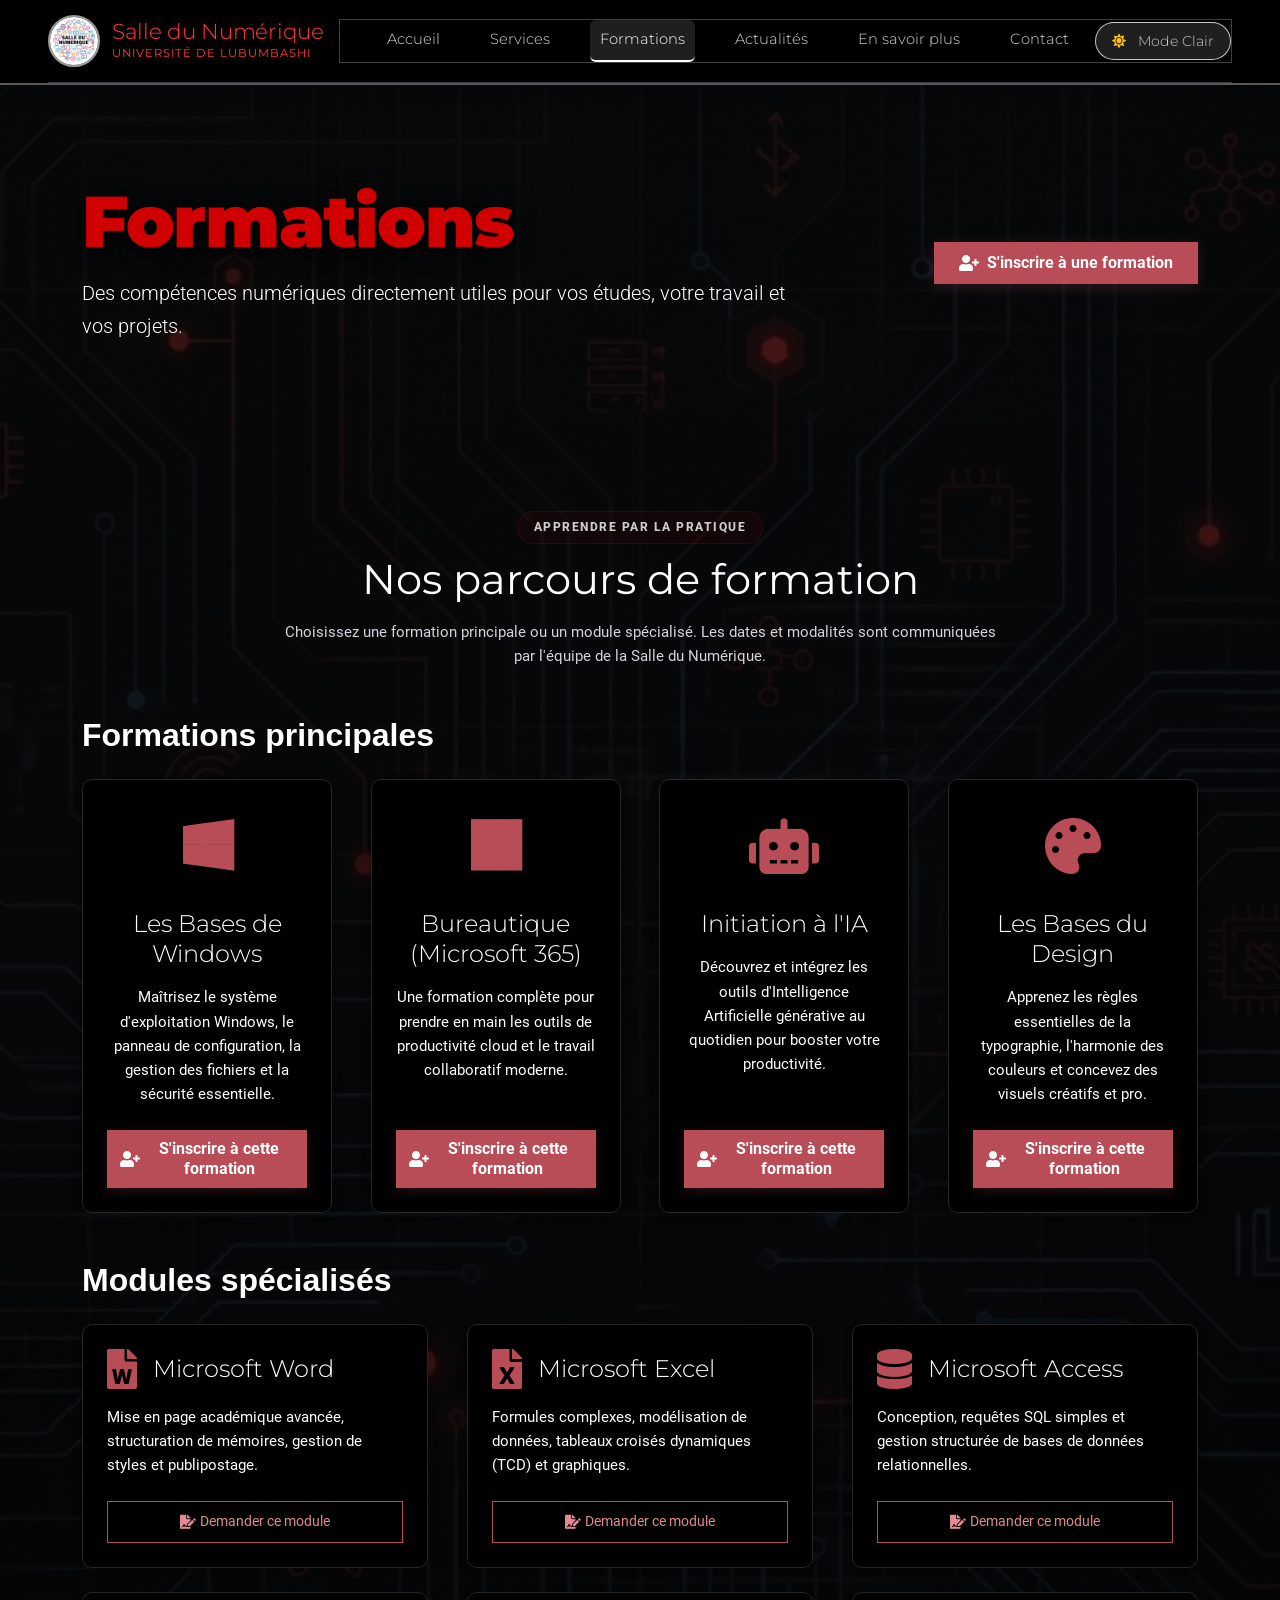
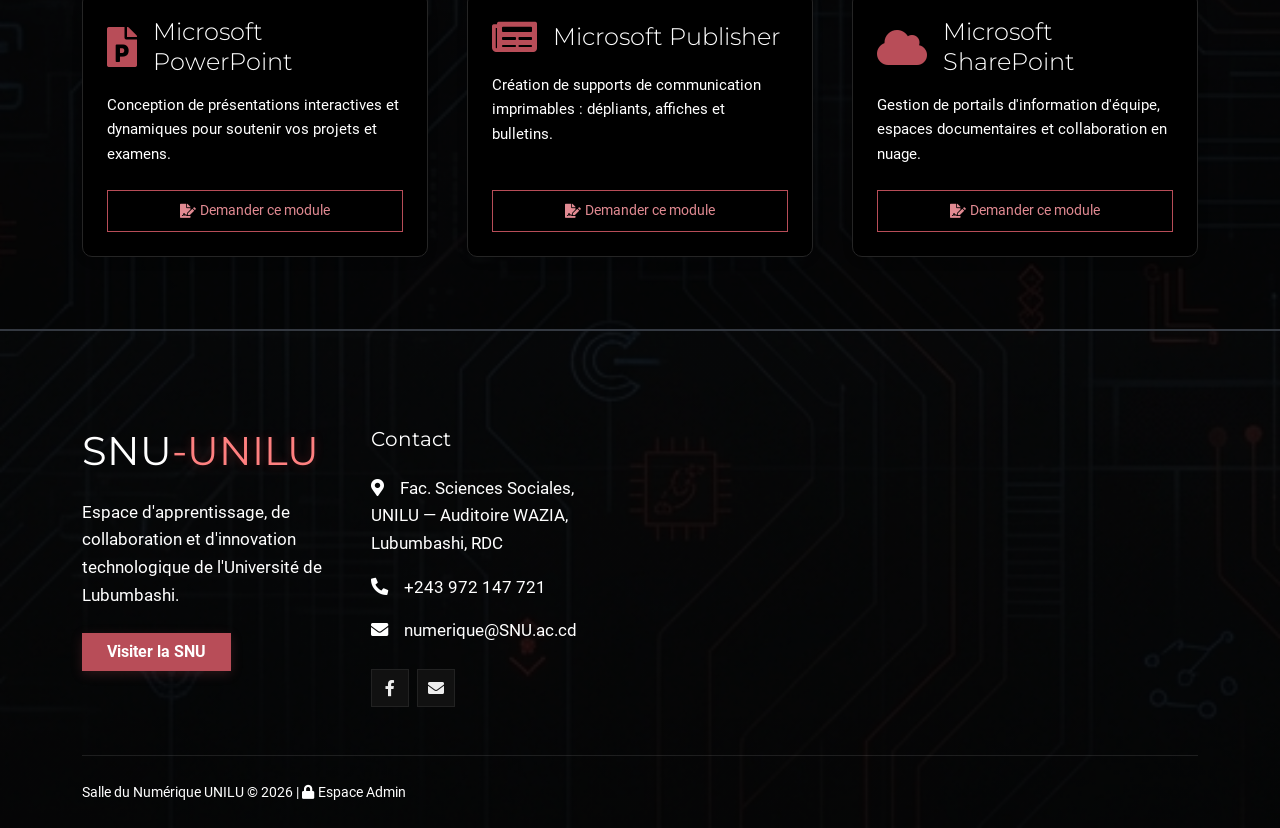
<file: formations.html>
<!DOCTYPE html>
<html lang="fr">

<head>
    <meta charset="utf-8">
    <meta name="viewport" content="width=device-width, initial-scale=1.0">
    <title>Formations | Salle du Numérique UNILU</title>
    <meta name="description" content="Découvrez les formations et modules pratiques proposés par la Salle du Numérique de l'Université de Lubumbashi.">

    <!-- Favicon -->
    <link href="img/Logo_SNU.jpg" rel="icon" type="image/jpeg">

    <!-- Google Web Fonts -->
    <link rel="preconnect" href="https://fonts.googleapis.com">
    <link rel="preconnect" href="https://fonts.gstatic.com" crossorigin>
    <link
        href="https://fonts.googleapis.com/css2?family=Montserrat:wght@400;600;700;900&family=Roboto:wght@400;500;700;900&display=swap"
        rel="stylesheet">

    <!-- Icon Font Stylesheet -->
    <link href="lib/fontawesome/css/all.min.css" rel="stylesheet">
    <link href="lib/bootstrap-icons/bootstrap-icons.css" rel="stylesheet">

    <!-- Libraries Stylesheet -->
    <link href="lib/animate/animate.min.css" rel="stylesheet">
    <link href="lib/owlcarousel/assets/owl.carousel.min.css" rel="stylesheet">

    <!-- Customized Bootstrap Stylesheet -->
    <link href="css/bootstrap.min.css" rel="stylesheet">

    <!-- Template Stylesheet -->
    <link href="css/style.css?v=1.2" rel="stylesheet">
    <link href="css/dark-mode.css?v=1.3" rel="stylesheet">
    <link href="lib/fonts/fonts.css" rel="stylesheet">
</head>

<body class="tech-bg">
    <a class="skip-link" href="#main-content">Aller au contenu principal</a>

    <!-- Navbar Start -->
    <div class="container-fluid sticky-top snu-navbar p-0">
        <div class="container-fluid px-3 px-lg-5">
            <nav class="navbar navbar-expand-lg navbar-dark border-bottom border-1 border-white-10 py-2">
                <a href="index.html" class="navbar-brand d-flex align-items-center">
                    <img src="img/Logo_SNU.jpg" alt="Logo SNU"
                        style="height: 52px; width: 52px; object-fit: cover; border-radius: 50%; margin-right: 12px; border: 2px solid rgba(255,255,255,0.6); box-shadow: 0 3px 10px rgba(0,0,0,0.3);">
                    <div class="d-flex flex-column">
                        <span class="navbar-title fw-bold text-white mb-0" style="font-size: 1.35rem; letter-spacing: -0.3px; line-height: 1.1;">Salle du Numérique</span>
                        <span class="text-white-50" style="font-size: 0.72rem; letter-spacing: 1px; text-transform: uppercase;">Université de Lubumbashi</span>
                    </div>
                </a>
                <button type="button" class="navbar-toggler border-0 p-2" data-bs-toggle="collapse"
                    data-bs-target="#navbarCollapse" aria-controls="navbarCollapse" aria-expanded="false" aria-label="Menu de navigation">
                    <i class="fa fa-bars text-white fs-4"></i>
                </button>
                <div class="collapse navbar-collapse" id="navbarCollapse">
                    <div class="navbar-nav ms-auto align-items-lg-center py-2 py-lg-0">
                        <a href="index.html" class="nav-item nav-link px-3">Accueil</a>
                        <a href="services.html" class="nav-item nav-link px-3">Services</a>
                        <a href="formations.html" class="nav-item nav-link active px-3">Formations</a>
                        <a href="actualites.html" class="nav-item nav-link px-3">Actualités</a>
                        <a href="project.html" class="nav-item nav-link px-3">En savoir plus</a>
                        <a href="contact.html" class="nav-item nav-link px-3">Contact</a>
                        <div class="ms-lg-3 my-2 my-lg-0">
                            <button id="themeToggleBtn" class="theme-toggle-btn" title="Basculer Mode Sombre / Mode Clair">
                                <i class="fa fa-moon me-1 theme-icon"></i> <span class="theme-text">Mode Sombre</span>
                            </button>
                        </div>
                    </div>
                </div>
            </nav>
        </div>
    </div>
    <!-- Navbar End -->

    <main id="main-content">
        <!-- Hero Header -->
        <section class="container-fluid pb-5 bg-primary hero-header">
            <div class="container py-5">
                <div class="row align-items-center g-4">
                    <div class="col-lg-8 text-center text-lg-start">
                        <h1 class="display-1 mb-3" style="font-size:clamp(2.6rem,6vw,4.5rem);font-weight:900;color:#d10000 !important;">Formations</h1>
                        <p class="lead text-dark mb-0">Des compétences numériques directement utiles pour vos études, votre travail et vos projets.</p>
                    </div>
                    <div class="col-lg-4 text-center text-lg-end">
                        <button type="button" class="btn btn-primary px-4 py-2 fw-bold btn-open-formation-modal" data-bs-toggle="modal" data-bs-target="#formationModal">
                            <i class="fa fa-user-plus me-2"></i>S'inscrire à une formation
                        </button>
                    </div>
                </div>
            </div>
        </section>

        <!-- Parcours de formation -->
        <section class="container-fluid py-5 bg-white">
            <div class="container py-4">
                <div class="text-center mb-5">
                    <span class="section-kicker">Apprendre par la pratique</span>
                    <h2 class="mb-3">Nos parcours de formation</h2>
                    <p class="text-muted mx-auto" style="max-width:720px;">Choisissez une formation principale ou un module spécialisé. Les dates et modalités sont communiquées par l'équipe de la Salle du Numérique.</p>
                </div>
                <h3 class="h4 mb-4" style="color: #1a1a1a; font-weight: 700;">Formations principales</h3>
                <div id="formationsPrincipalesContainer" class="row g-4 mb-5">
                    <!-- Populated dynamically via site-content.js -->
                </div>

                <h3 class="h4 mb-4" style="color: #1a1a1a; font-weight: 700;">Modules spécialisés</h3>
                <div id="formationsModulesContainer" class="row g-4">
                    <!-- Populated dynamically via site-content.js -->
                </div>
            </div>
        </section>
    </main>

    <!-- ════════════════════════════════════════════════════════════════════════
         MODAL D'INSCRIPTION RAPIDE À LA FORMATION (Sans quitter la page)
    ════════════════════════════════════════════════════════════════════════ -->
    <div class="modal fade" id="formationModal" tabindex="-1" aria-labelledby="formationModalLabel" aria-hidden="true">
        <div class="modal-dialog modal-dialog-centered modal-lg">
            <div class="modal-content shadow-lg border-0" style="border-radius: 16px; overflow: hidden;">
                <div class="modal-header py-3 px-4 text-white" style="background: #d10000;">
                    <div class="d-flex align-items-center">
                        <i class="fa fa-graduation-cap fs-2 me-3"></i>
                        <div>
                            <h5 class="modal-title fw-bold text-white mb-0" id="formationModalLabel">Inscription à la Formation</h5>
                            <small class="text-white-50">Salle du Numérique — Université de Lubumbashi</small>
                        </div>
                    </div>
                    <button type="button" class="btn-close btn-close-white" data-bs-dismiss="modal" aria-label="Fermer"></button>
                </div>

                <div class="modal-body p-4 p-md-5" style="background: #ffffff;">
                    <div id="formationAlertSuccess" class="alert alert-success d-none mb-3" role="alert">
                        <i class="fa fa-check-circle me-2"></i><strong>Inscription enregistrée avec succès !</strong> Notre équipe vous contactera sous 24h ouvrées pour confirmer votre place et votre horaire.
                    </div>
                    <div id="formationAlertError" class="alert alert-danger d-none mb-3" role="alert"></div>

                    <form id="formationRegistrationForm">
                        <input type="text" name="website" style="display:none !important;" tabindex="-1" autocomplete="off">

                        <div class="row g-3">
                            <div class="col-12">
                                <label class="form-label fw-bold text-dark small" for="modalFormationSelect">Formation souhaitée <span class="text-danger">*</span></label>
                                <select class="form-select form-select-lg py-2" id="modalFormationSelect" name="formation" required>
                                    <option value="" disabled selected>-- Choisissez votre formation --</option>
                                    <option value="Bureautique (Microsoft 365)">Bureautique (Microsoft 365 — Word, Excel, PowerPoint)</option>
                                    <option value="Initiation aux Outils d'Intelligence Artificielle">Initiation aux Outils d'IA (ChatGPT, Gemini, etc.)</option>
                                    <option value="Les Bases du Design Numérique">Les Bases du Design Numérique (Canva, Photoshop)</option>
                                    <option value="Les Bases de Windows & Informatique">Les Bases de Windows & Informatique générale</option>
                                    <option value="Module Word Avancé">Module Spécifique : Word Avancé (Mise en page de mémoire, TFC)</option>
                                    <option value="Module Excel Avancé">Module Spécifique : Excel & Analyse de données</option>
                                    <option value="Module PowerPoint Professionnel">Module Spécifique : PowerPoint & Présentations</option>
                                    <option value="Module Base de Données Access">Module Spécifique : Base de données Access</option>
                                    <option value="Autre formation personnalisée">Autre formation personnalisée</option>
                                </select>
                            </div>

                            <div class="col-md-6">
                                <label class="form-label fw-bold text-dark small" for="modalNomApprenant">Nom complet (Nom & Prénom) <span class="text-danger">*</span></label>
                                <input type="text" class="form-control" id="modalNomApprenant" name="name" placeholder="Ex: Kahozi Juniors" required minlength="2">
                            </div>

                            <div class="col-md-6">
                                <label class="form-label fw-bold text-dark small" for="modalPhoneApprenant">Numéro WhatsApp / Téléphone <span class="text-danger">*</span></label>
                                <input type="tel" class="form-control" id="modalPhoneApprenant" name="phone" placeholder="+243 ..." required minlength="7">
                            </div>

                            <div class="col-md-6">
                                <label class="form-label fw-bold text-dark small" for="modalEmailApprenant">Adresse Email <span class="text-danger">*</span></label>
                                <input type="email" class="form-control" id="modalEmailApprenant" name="email" placeholder="nom@exemple.com" required>
                            </div>

                            <div class="col-md-6">
                                <label class="form-label fw-bold text-dark small" for="modalStatutApprenant">Statut</label>
                                <select class="form-select" id="modalStatutApprenant" name="statut">
                                    <option value="Étudiant UNILU">Étudiant UNILU</option>
                                    <option value="Enseignant / Chercheur">Enseignant / Chercheur UNILU</option>
                                    <option value="Personnel Administratif">Personnel Administratif</option>
                                    <option value="Professionnel externe">Professionnel externe</option>
                                    <option value="Autre">Autre</option>
                                </select>
                            </div>

                            <div class="col-md-6">
                                <label class="form-label fw-bold text-dark small" for="modalCreneauApprenant">Créneau préféré</label>
                                <select class="form-select" id="modalCreneauApprenant" name="creneau">
                                    <option value="Matinée (08h30 - 11h30)">Matinée (08h30 — 11h30)</option>
                                    <option value="Après-midi (12h00 - 15h00)">Après-midi (12h00 — 15h00)</option>
                                    <option value="Soirée (15h30 - 18h00)">Soirée (15h30 — 18h00)</option>
                                    <option value="Samedi Intensif">Samedi Intensif (08h30 — 13h30)</option>
                                </select>
                            </div>

                            <div class="col-md-6">
                                <label class="form-label fw-bold text-dark small" for="modalFaculteApprenant">Faculté / Promotion</label>
                                <input type="text" class="form-control" id="modalFaculteApprenant" name="faculte" placeholder="Ex: Droit, L2">
                            </div>

                            <div class="col-12">
                                <label class="form-label fw-bold text-dark small" for="modalRemarquesApprenant">Remarques ou attentes particulières (optionnel)</label>
                                <textarea class="form-control" id="modalRemarquesApprenant" name="remarques" rows="2" placeholder="Précisez vos objectifs ou toute information utile..."></textarea>
                            </div>

                            <div class="col-12 mt-4">
                                <button type="submit" id="modalSubmitBtn" class="btn btn-primary w-100 py-3 fw-bold fs-5 shadow-sm">
                                    <i class="fa fa-paper-plane me-2"></i>Confirmer mon inscription
                                </button>
                            </div>
                        </div>
                    </form>
                </div>
            </div>
        </div>
    </div>

    <!-- Footer Start -->
    <div class="container-fluid bg-dark text-white-50 footer pt-5">
        <div class="container py-5">
            <div class="row g-5">
                <div class="col-md-6 col-lg-3 wow fadeIn" data-wow-delay="0.1s">
                    <a href="index.html" class="d-inline-block mb-3">
                        <h1 class="text-white">SNU<span class="text-primary">-UNILU</span></h1>
                    </a>
                    <p class="mb-4">Espace d'apprentissage, de collaboration et d'innovation technologique de
                        l'Université de Lubumbashi.</p>
                    <a class="btn btn-primary border-2 px-4" href="project.html">Visiter la SNU</a>
                </div>
                <div class="col-md-6 col-lg-3 wow fadeIn" data-wow-delay="0.3s">
                    <h5 class="text-white mb-4">Contact</h5>
                    <p><i class="fa fa-map-marker-alt me-3"></i>Fac. Sciences Sociales, UNILU — Auditoire WAZIA,
                        Lubumbashi, RDC</p>
                    <p><i class="fa fa-phone-alt me-3"></i>+243 972 147 721</p>
                    <p><i class="fa fa-envelope me-3"></i>numerique@SNU.ac.cd</p>
                    <div class="d-flex pt-2">
                        <a class="btn btn-outline-primary btn-square border-2 me-2"
                            href="https://www.facebook.com/unilu.ac.cd" target="_blank" rel="noopener noreferrer"><i
                                class="fab fa-facebook-f"></i></a>
                        <a class="btn btn-outline-primary btn-square border-2 me-2" href="mailto:snunilu@unilu.ac.cd"><i
                                class="fa fa-envelope"></i></a>
                    </div>
                </div>
            </div>
        </div>
        <div class="container wow fadeIn" data-wow-delay="0.1s">
            <div class="copyright">
                <div class="row">
                    <div class="col-md-6 text-center text-md-start mb-3 mb-md-0"> Salle du Numérique UNILU
                        &copy; 2026
                         | <a href="admin/" class="text-white-50"><i class="fa fa-lock me-1"></i>Espace Admin</a>
                    </div>
                    <div class="col-md-6 text-center text-md-end"></div>
                </div>
            </div>
        </div>
    </div>
    <!-- Footer End -->

    <!-- JavaScript Libraries -->
    <script src="js/jquery.min.js"></script>
    <script src="js/bootstrap.bundle.min.js"></script>
    <script src="lib/wow/wow.min.js"></script>
    <script src="lib/easing/easing.min.js"></script>
    <script src="lib/waypoints/waypoints.min.js"></script>
    <script src="lib/owlcarousel/owl.carousel.min.js"></script>

    <!-- Template Javascript -->
    <script src="js/theme-toggle.js"></script>
    <script src="js/site-content.js"></script>
    <script src="js/main.js"></script>
</body>
</html>
</file>
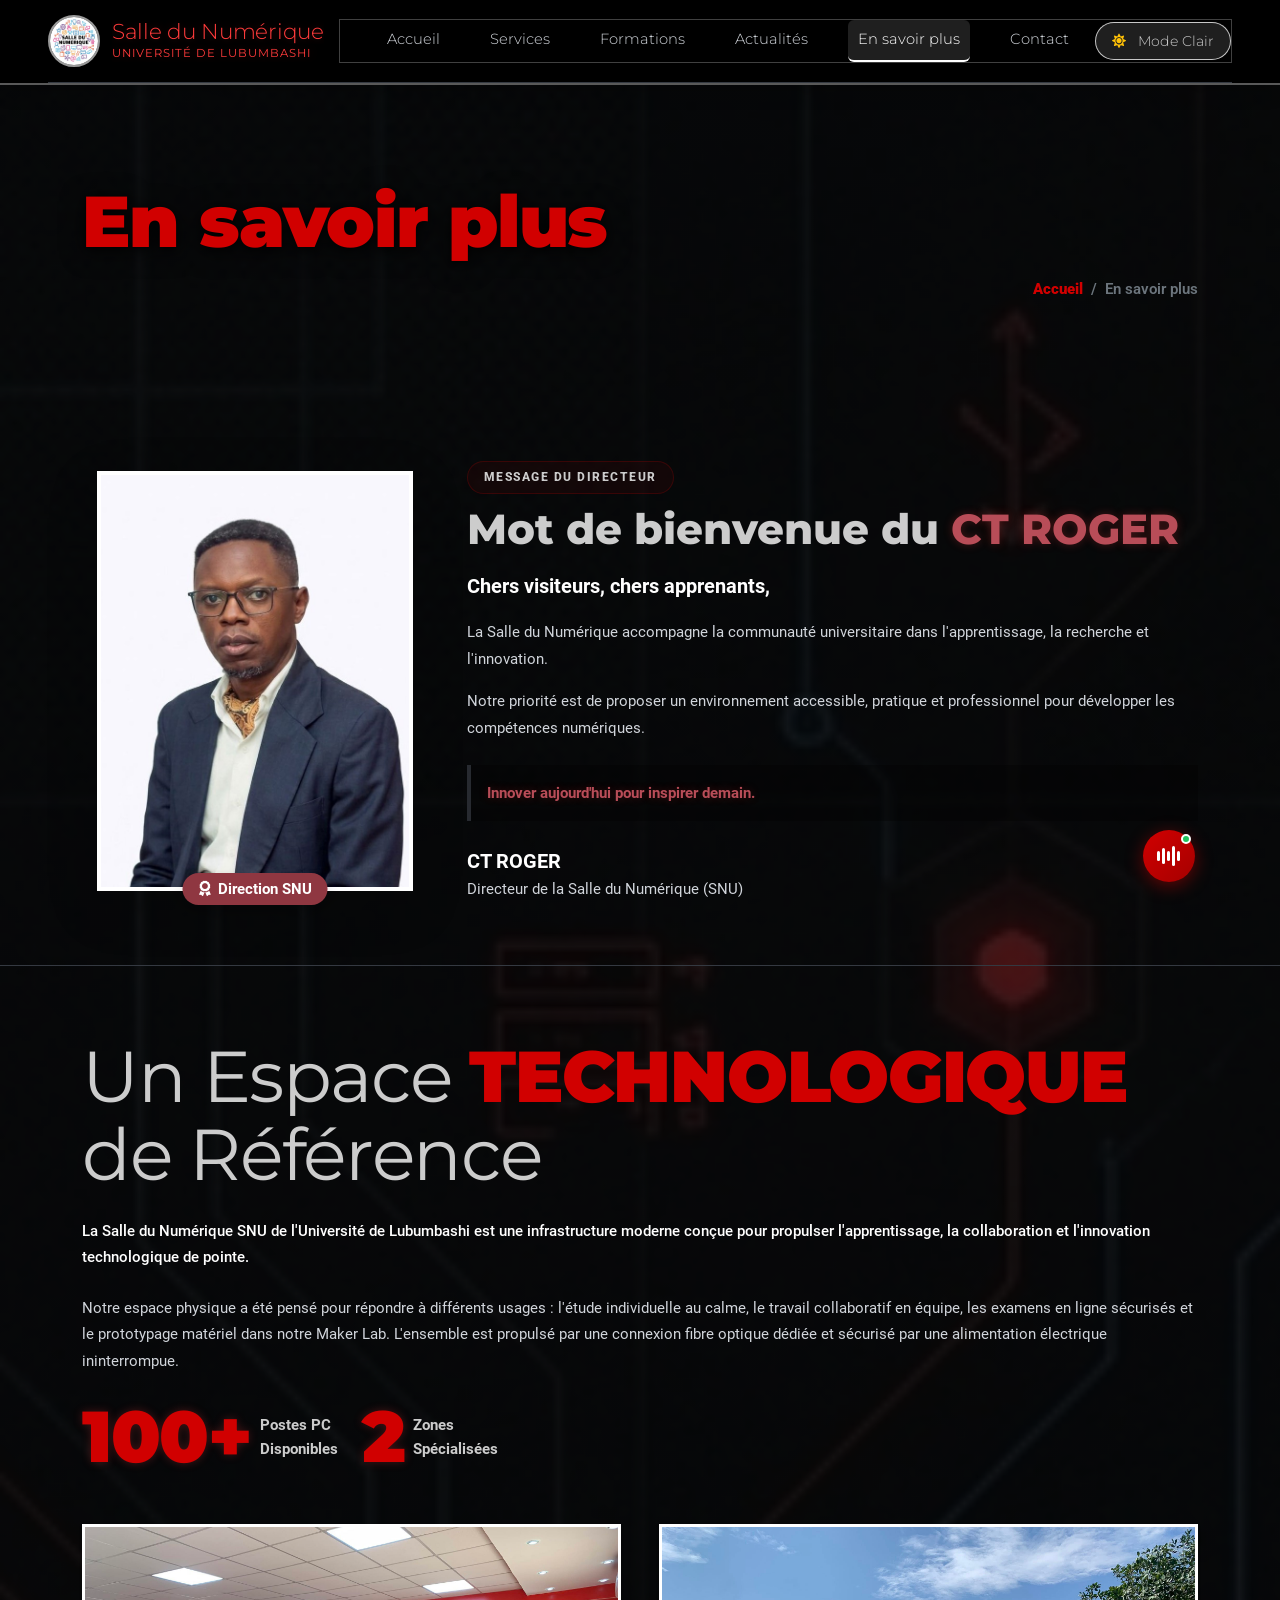
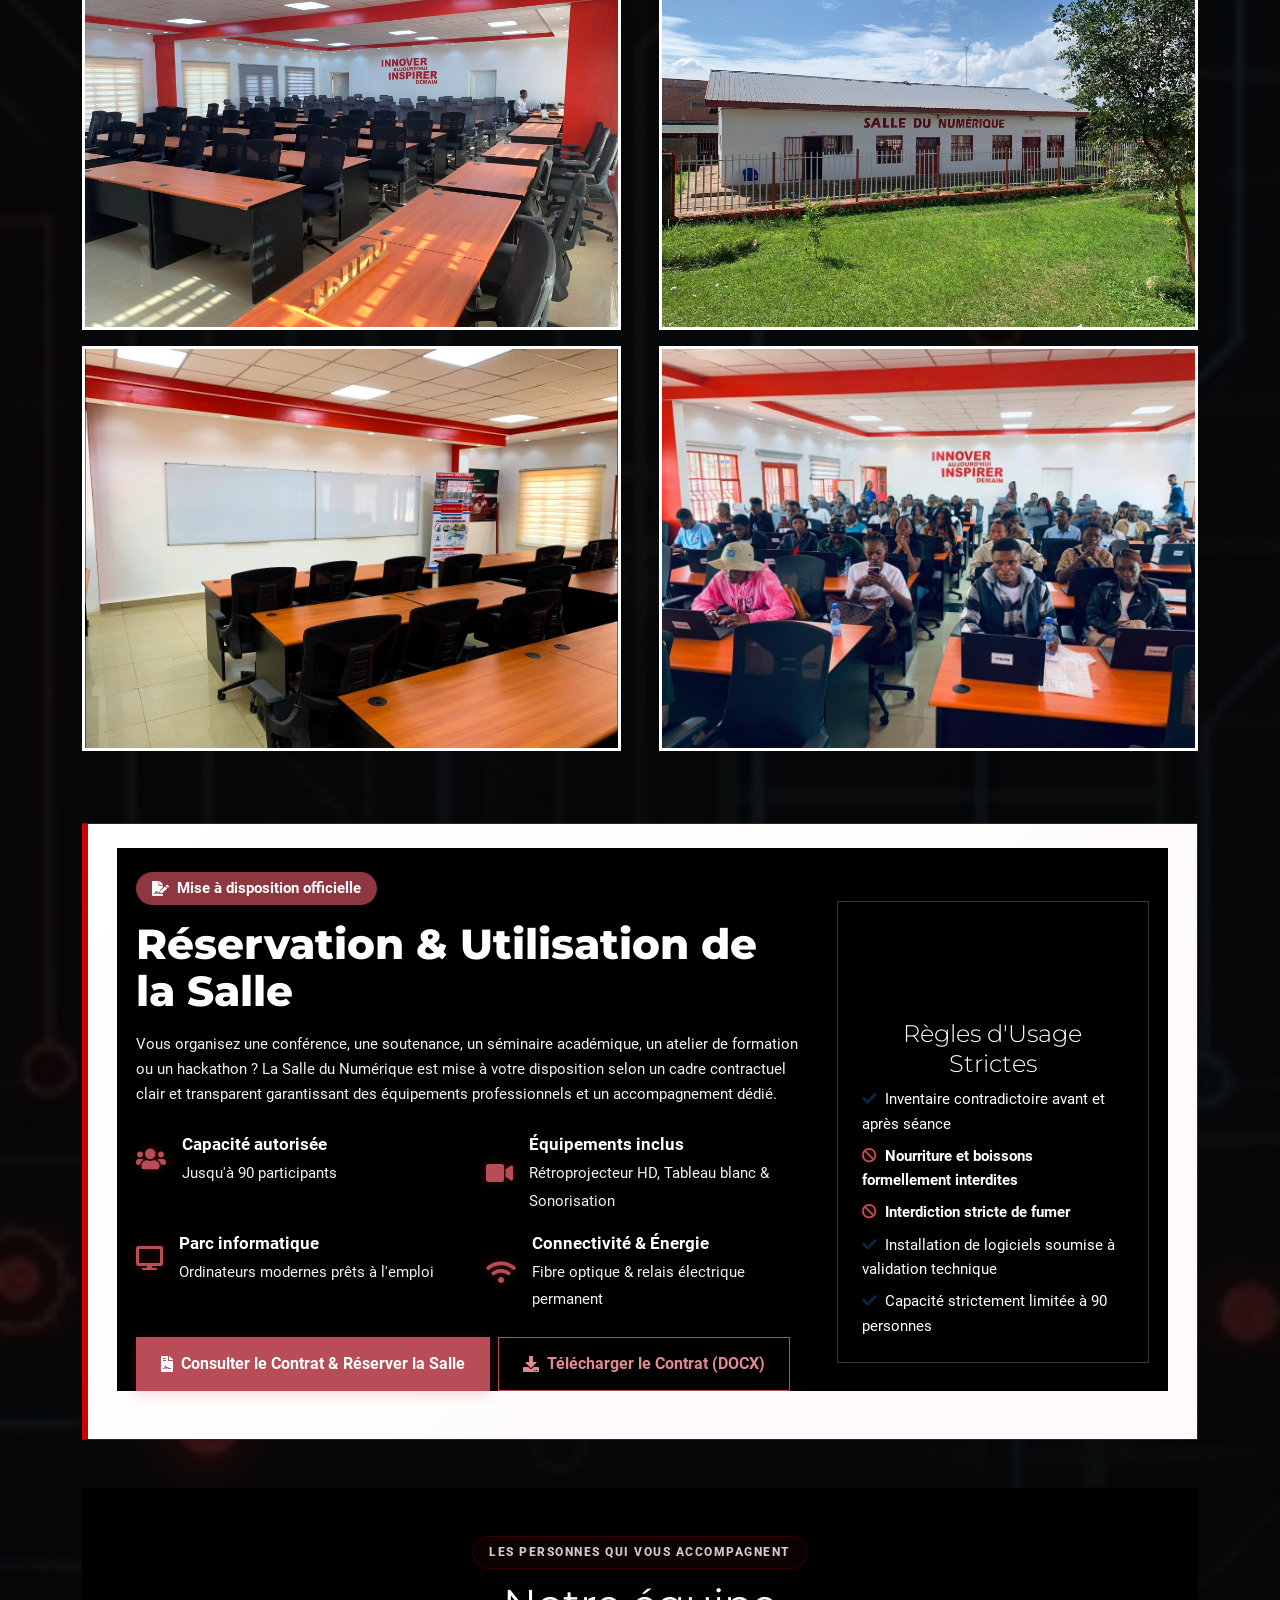
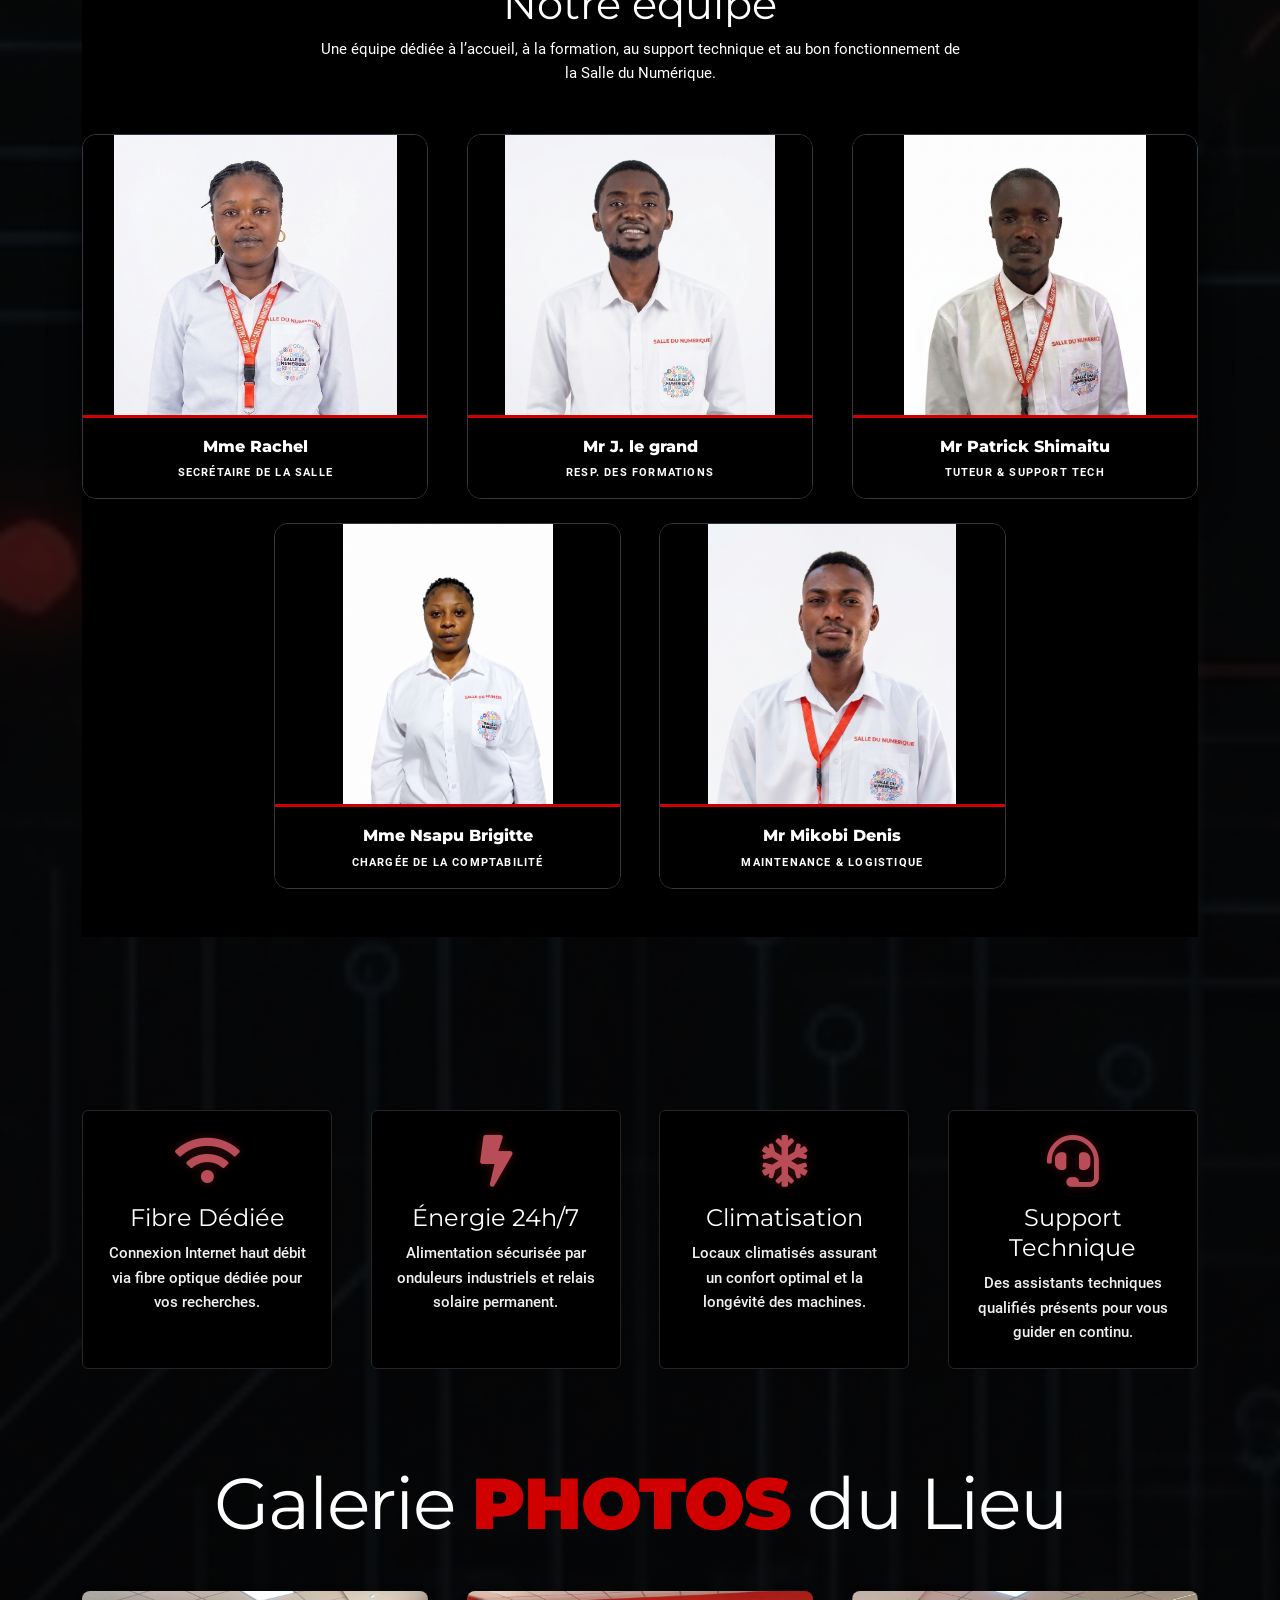
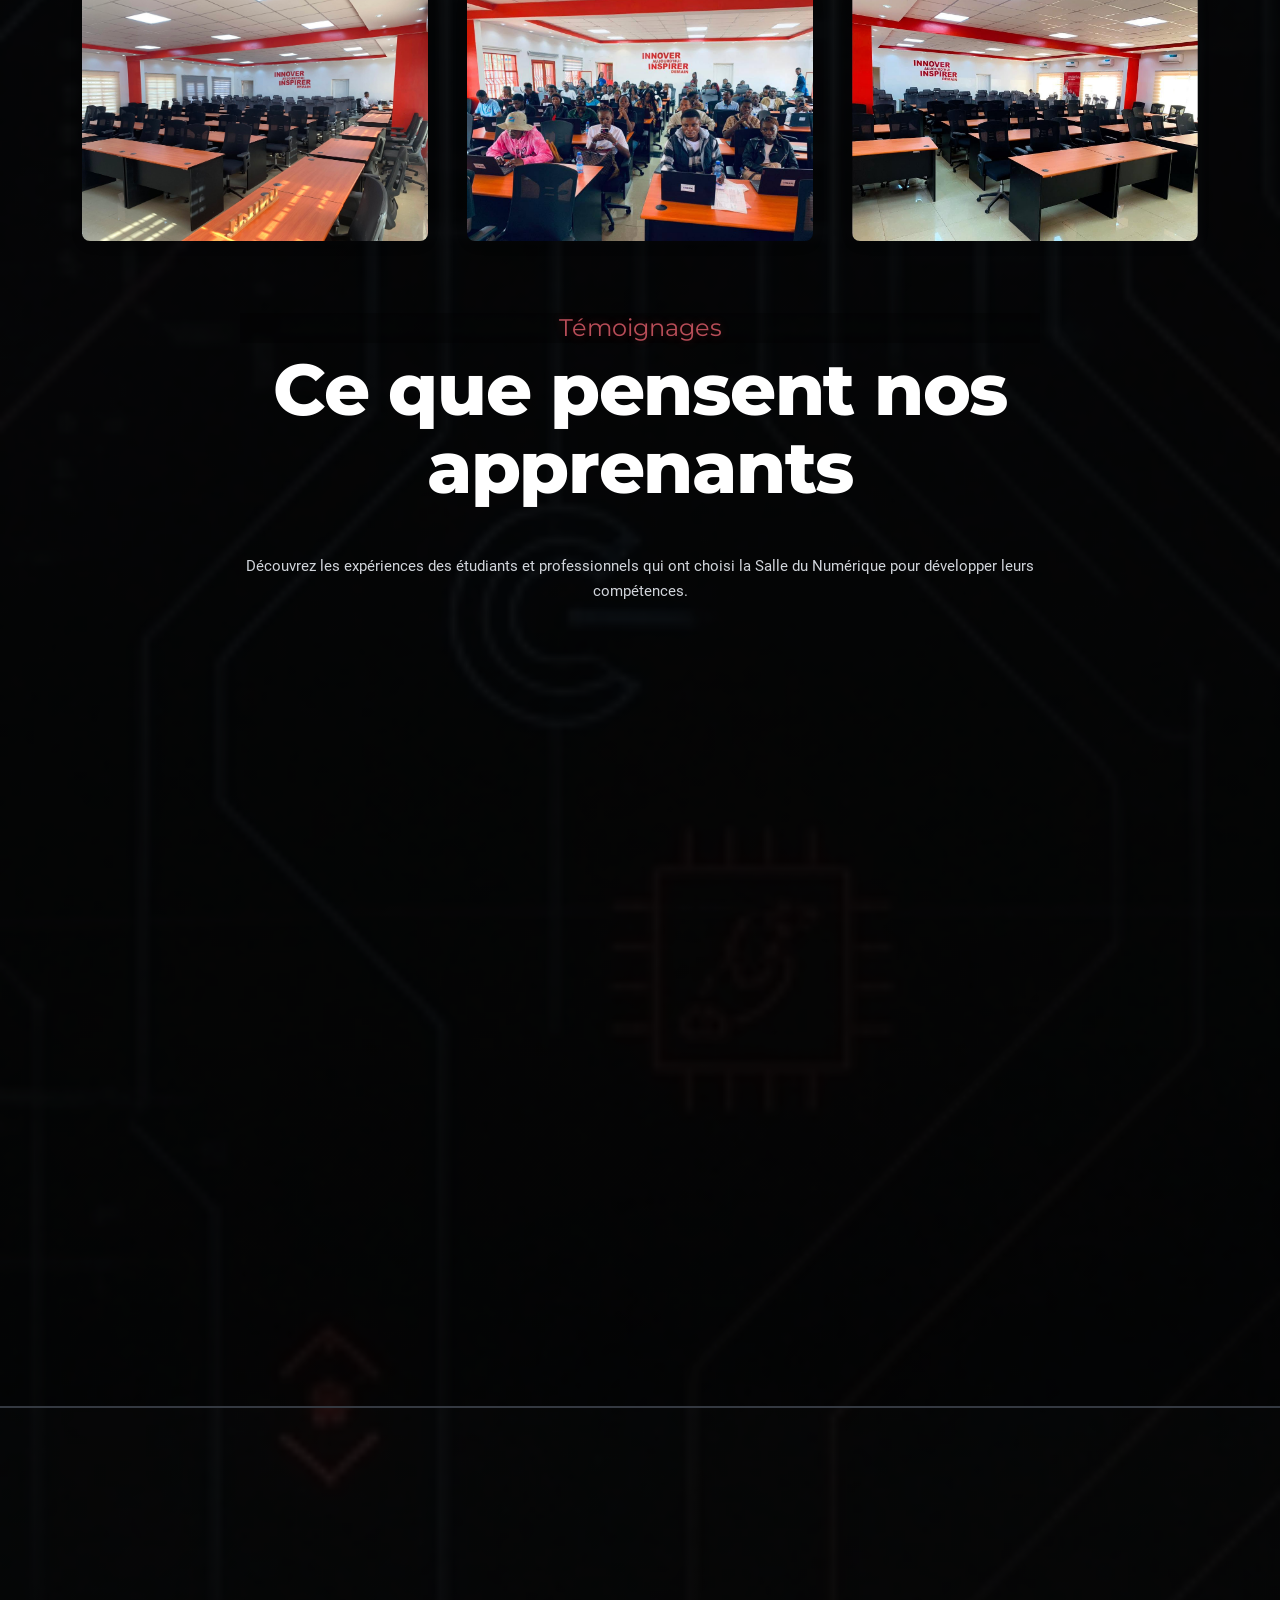
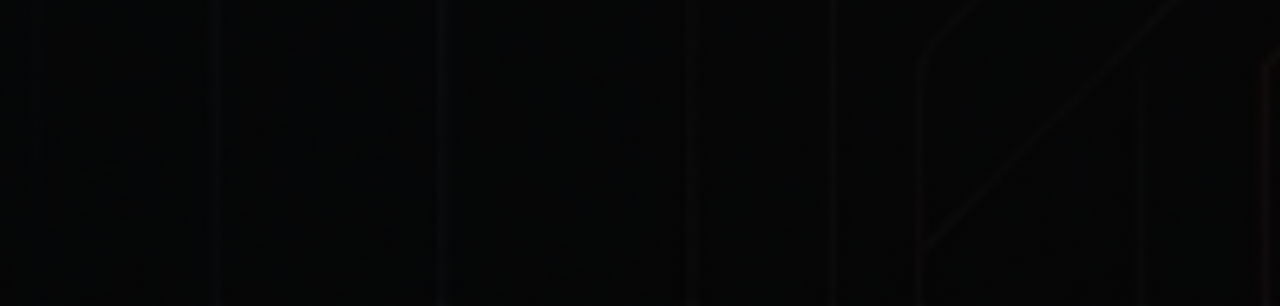
<file: project.html>
<!DOCTYPE html>
<html lang="fr">

<head>
    <meta charset="utf-8">
    <meta name="robots" content="index, follow">
    <meta http-equiv="X-Content-Type-Options" content="nosniff">
    <meta http-equiv="X-Frame-Options" content="SAMEORIGIN">
    <meta http-equiv="Referrer-Policy" content="strict-origin-when-cross-origin">
    <title>La Salle | Salle du Numérique UNILU</title>
    <meta content="width=device-width, initial-scale=1.0" name="viewport">
    <meta name="keywords" content="Salle du Numérique, SNU, UNILU, Lubumbashi, centre technologique, infrastructure numérique, formations informatiques, RDC">
    <meta name="description" content="Découvrez l'infrastructure technologique de la Salle du Numérique de l'UNILU : équipements, espaces de travail, galerie photos et témoignages.">

    <!-- Favicon -->
    <link href="img/favicon.ico" rel="icon">

    <!-- Google Web Fonts -->
    <link rel="preconnect" href="https://fonts.googleapis.com">
    <link rel="preconnect" href="https://fonts.gstatic.com" crossorigin>
    <link
        href="https://fonts.googleapis.com/css2?family=Montserrat:wght@400;600;700;900&family=Roboto:wght@400;500;700;900&display=swap"
        rel="stylesheet">

    <!-- Icon Font Stylesheet -->
    <link href="lib/fontawesome/css/all.min.css" rel="stylesheet">
    <link href="lib/bootstrap-icons/bootstrap-icons.css" rel="stylesheet">

    <!-- Libraries Stylesheet -->
    <link href="lib/animate/animate.min.css" rel="stylesheet">
    <link href="lib/owlcarousel/assets/owl.carousel.min.css" rel="stylesheet">

    <!-- Customized Bootstrap Stylesheet -->
    <link href="css/bootstrap.min.css" rel="stylesheet">

    <!-- Template Stylesheet -->
    <link href="css/style.css?v=1.3" rel="stylesheet">
    <link href="css/dark-mode.css?v=1.3" rel="stylesheet">
    <link href="lib/fonts/fonts.css" rel="stylesheet">
    <script src="js/theme-toggle.js"></script>
    <style>
        .tech-zone-card {
            transition: all 0.3s cubic-bezier(0.25, 0.8, 0.25, 1);
            border: 1px solid rgba(0, 0, 0, 0.05);
            background: rgba(255, 255, 255, 0.95) !important;
            border-radius: 8px;
            overflow: hidden;
        }

        .tech-zone-card:hover {
            transform: translateY(-8px);
            box-shadow: 0 15px 35px rgba(10, 88, 202, 0.1) !important;
            border-color: rgba(10, 88, 202, 0.25) !important;
        }

        .tech-zone-img img {
            transition: transform 0.5s ease;
        }

        .tech-zone-card:hover .tech-zone-img img {
            transform: scale(1.06);
        }

        .spec-item {
            background: rgba(255, 255, 255, 0.8);
            border: 1px solid rgba(0, 0, 0, 0.04);
            border-radius: 6px;
            transition: all 0.3s ease;
        }

        .spec-item:hover {
            border-color: var(--accent-blue);
            background: #ffffff;
            transform: translateY(-2px);
        }

        .gallery-item {
            position: relative;
            overflow: hidden;
            border-radius: 8px;
            box-shadow: 0 4px 15px rgba(0, 0, 0, 0.05);
        }

        .gallery-item img {
            transition: transform 0.5s ease;
        }

        .gallery-item:hover img {
            transform: scale(1.08);
        }

        .gallery-overlay {
            position: absolute;
            inset: 0;
            background: linear-gradient(to top, rgba(0, 0, 0, 0.7), transparent);
            opacity: 0;
            transition: opacity 0.3s ease;
            display: flex;
            align-items: flex-end;
            padding: 20px;
        }

        .gallery-item:hover .gallery-overlay {
            opacity: 1;
        }
    </style>
</head>

<body class="tech-bg">
    <a class="skip-link" href="#main-content">Aller au contenu principal</a>
    <!-- Spinner Start -->
    <div id="spinner"
        class="show bg-white position-fixed translate-middle w-100 vh-100 top-50 start-50 d-flex align-items-center justify-content-center">
        <div class="spinner-grow text-primary" style="width: 3rem; height: 3rem;" role="status">
            <span class="sr-only">Loading...</span>
        </div>
    </div>
    <!-- Spinner End -->


    <!-- Navbar Start -->
    <div class="container-fluid sticky-top snu-navbar p-0">
        <div class="container-fluid px-3 px-lg-5">
            <nav class="navbar navbar-expand-lg navbar-dark border-bottom border-1 border-white-10 py-2">
                <a href="index.html" class="navbar-brand d-flex align-items-center">
                    <img src="img/Logo_SNU.jpg" alt="Logo SNU"
                        style="height: 52px; width: 52px; object-fit: cover; border-radius: 50%; margin-right: 12px; border: 2px solid rgba(255,255,255,0.6); box-shadow: 0 3px 10px rgba(0,0,0,0.3);">
                    <div class="d-flex flex-column">
                        <span class="navbar-title fw-bold text-white mb-0" style="font-size: 1.35rem; letter-spacing: -0.3px; line-height: 1.1;">Salle du Numérique</span>
                        <span class="text-white-50" style="font-size: 0.72rem; letter-spacing: 1px; text-transform: uppercase;">Université de Lubumbashi</span>
                    </div>
                </a>
                <button type="button" class="navbar-toggler border-0 p-2" data-bs-toggle="collapse"
                    data-bs-target="#navbarCollapse" aria-controls="navbarCollapse" aria-expanded="false" aria-label="Menu de navigation">
                    <i class="fa fa-bars text-white fs-4"></i>
                </button>
                <div class="collapse navbar-collapse" id="navbarCollapse">
                    <div class="navbar-nav ms-auto align-items-lg-center py-2 py-lg-0">
                        <a href="index.html" class="nav-item nav-link px-3">Accueil</a>
                        <a href="services.html" class="nav-item nav-link px-3">Services</a>
                        <a href="formations.html" class="nav-item nav-link px-3">Formations</a>
                        <a href="actualites.html" class="nav-item nav-link px-3">Actualités</a>
                        <a href="project.html" class="nav-item nav-link active px-3">En savoir plus</a>
                        <a href="contact.html" class="nav-item nav-link px-3">Contact</a>
                        <div class="ms-lg-3 my-2 my-lg-0">
                            <button id="themeToggleBtn" class="theme-toggle-btn" title="Basculer Mode Sombre / Mode Clair">
                                <i class="fa fa-moon me-1 theme-icon"></i> <span class="theme-text">Mode Sombre</span>
                            </button>
                        </div>
                    </div>
                </div>
            </nav>
        </div>
    </div>
    <!-- Navbar End -->


    <main id="main-content">
    <!-- Hero Start -->
    <div class="container-fluid pb-5 bg-primary hero-header">
        <div class="container py-5">
            <div class="row g-3 align-items-center">
                <div class="col-lg-6 text-center text-lg-start">
                    <h1 class="display-1 mb-0 animated slideInLeft"
                        style="font-size: 4.5rem; font-weight: 900; color: #d10000 !important;">En savoir plus</h1>
                </div>
                <div class="col-lg-6 animated slideInRight">
                    <nav aria-label="breadcrumb">
                        <ol class="breadcrumb justify-content-center justify-content-lg-end mb-0">
                            <li class="breadcrumb-item"><a href="index.html"
                                    style="color: #d10000 !important; font-weight: 600;">Accueil</a></li>
                            <li class="breadcrumb-item active" aria-current="page"
                                style="color: #6c757d !important; font-weight: 600;">En savoir plus</li>
                        </ol>
                    </nav>
                </div>
            </div>
        </div>
    </div>
    <!-- Hero End -->


    <!-- 1. MOT DU DIRECTEUR / CHEF DE LA SALLE (COMMENCE EN TÊTE DU CONTENU) -->
    <section class="container-fluid py-5 border-bottom snu-director-section" aria-labelledby="director-title" style="background: rgba(209, 0, 0, 0.025);">
        <div class="container py-3">
            <div class="row align-items-center g-5">
                <div class="col-lg-4 text-center wow fadeIn" data-wow-delay="0.1s">
                    <div class="position-relative d-inline-block">
                        <img src="img/Dr roger .jpeg" alt="CT Roger, Directeur de la Salle du Numérique"
                            class="img-fluid rounded-3 shadow-lg"
                            style="max-height: 420px; width: 100%; max-width: 330px; object-fit: cover; border: 4px solid #ffffff;"
                            data-cms-img="directeur.photo">
                        <div class="position-absolute bottom-0 start-50 translate-middle-x bg-danger text-white px-3 py-1 rounded-pill small fw-bold shadow"
                            style="white-space: nowrap; margin-bottom: -14px;">
                            <i class="fa fa-award me-1"></i> Direction SNU
                        </div>
                    </div>
                </div>
                <div class="col-lg-8 wow fadeIn" data-wow-delay="0.3s">
                    <span class="section-kicker" data-cms="directeur.subtitle">Message du Directeur</span>
                    <h2 id="director-title" class="mb-3" style="font-weight: 800; font-size: clamp(1.8rem, 3.2vw, 2.4rem);">
                        <span data-cms="directeur.title_prefix">Mot de bienvenue du</span> <span class="text-danger" data-cms="directeur.name">CT ROGER</span>
                    </h2>
                    <p class="lead fw-bold text-dark mb-3" data-cms="directeur.lead" style="font-size: 1.2rem;">
                        Chers visiteurs, chers apprenants, chers partenaires,
                    </p>
                    <p class="mb-3 text-muted" style="line-height: 1.8; font-size: 1.02rem;" data-cms="directeur.p1">
                        La Salle du Numérique de l'Université de Lubumbashi (SNU) est née d'une vision claire : accompagner l'ensemble de notre communauté académique et professionnelle vers l'excellence technologique.
                    </p>
                    <p class="mb-4 text-muted" style="line-height: 1.8; font-size: 1.02rem;" data-cms="directeur.p2">
                        Notre priorité absolue est de mettre à votre disposition des équipements de pointe, une connexion ultra-rapide et un encadrement pédagogique rigoureux pour faire de vos idées des projets concrets.
                    </p>
                    <div class="p-3 border-start border-4 border-danger bg-light rounded-end mb-4">
                        <p class="fw-bold text-danger fs-5 mb-0" data-cms="directeur.p3">
                            <i class="fa fa-quote-left me-2 opacity-50"></i>Innover aujourd'hui pour inspirer demain.<i class="fa fa-quote-right ms-2 opacity-50"></i>
                        </p>
                    </div>
                    <div class="d-flex align-items-center gap-3">
                        <div>
                            <div class="fw-bold fs-5 text-dark" data-cms="directeur.name">CT ROGER</div>
                            <div class="text-muted small" data-cms="directeur.role">Directeur de la Salle du Numérique (SNU) — Université de Lubumbashi</div>
                        </div>
                    </div>
                </div>
            </div>
        </div>
    </section>
    <!-- Mot de bienvenue du Directeur End -->


    <!-- Project Start / Presentation Start -->
    <div class="container-fluid py-5">
        <div class="container py-4">
            <!-- Introduction Section -->
            <div class="row g-5 align-items-center mb-5 pb-4">
                <div class="col-lg-6 wow fadeIn" data-wow-delay="0.1s">
                    <h1 class="mb-4"><span data-cms="salle_page.intro_title_prefix">Un Espace</span> <span
                            style="color: #d10000 !important; font-weight: 900; text-transform: uppercase;" data-cms="salle_page.intro_title_highlight">Technologique</span>
                        <span data-cms="salle_page.intro_title_suffix">de Référence</span></h1>
                    <p class="mb-4" style="font-size: 1.05rem; line-height: 1.8; font-weight: 500;" data-cms="salle_page.intro_p1">
                        La Salle du Numérique SNU de l'Université de Lubumbashi est une infrastructure moderne conçue
                        pour propulser l'apprentissage, la collaboration et l'innovation technologique de pointe.
                    </p>
                    <p class="mb-4 text-muted" style="line-height: 1.8;" data-cms="salle_page.intro_p2">
                        Notre espace physique a été pensé pour répondre à différents usages : l'étude individuelle au
                        calme, le travail collaboratif en équipe, les examens en ligne sécurisés et les ateliers pratiques. L'ensemble est propulsé par une connexion fibre optique dédiée et
                        sécurisé par une alimentation électrique ininterrompue.
                    </p>
                    <div class="d-flex align-items-center">
                        <div class="d-flex align-items-center me-4">
                            <h2 class="display-4 text-primary mb-0"
                                style="color: #d10000 !important; font-weight: 900;" data-cms="salle_page.stat_pc">100+</h2>
                            <span class="ms-2" style="font-weight: 700; font-size: 0.95rem;">Postes
                                PC<br>Disponibles</span>
                        </div>
                        <div class="d-flex align-items-center">
                            <h2 class="display-4 text-primary mb-0"
                                style="color: #d10000 !important; font-weight: 900;" data-cms="salle_page.stat_zones">2</h2>
                            <span class="ms-2"
                                style="font-weight: 700; font-size: 0.95rem;">Zones<br>Spécialisées</span>
                        </div>
                    </div>
                </div>
                <div class="col-lg-6 wow fadeIn" data-wow-delay="0.3s">
                    <div class="row g-3">
                        <div class="col-6">
                            <img class="img-fluid rounded shadow-sm mb-3" src="img/Salle1.jpg"
                                alt="Salle du Numérique 1" style="border: 3px solid #fff;" data-cms-img="salle_page.gallery.0">
                            <img class="img-fluid rounded shadow-sm" src="img/project-3.jpg" alt="Salle de Réunion"
                                style="border: 3px solid #fff;" data-cms-img="salle_page.gallery.1">
                        </div>
                        <div class="col-6">
                            <img class="img-fluid rounded shadow-sm mb-3" src="img/project-2.jpg" alt="Zone Coworking"
                                style="border: 3px solid #fff;" data-cms-img="salle_page.gallery.2">
                            <img class="img-fluid rounded shadow-sm" src="img/Salle2.jpg" alt="Salle du Numérique 2"
                                style="border: 3px solid #fff;" data-cms-img="salle_page.gallery.3">
                        </div>
                    </div>
                </div>
            </div>

            <!-- 2. SECTION RÉSERVATION DE LA SALLE & CONDITIONS OFFICIELLES (CONTRAT SNU) -->
            <section class="my-5 py-5 px-4 px-md-5 rounded-4 border shadow-sm contrat-box" style="background: linear-gradient(135deg, #ffffff 0%, #fff9f9 100%); border-left: 6px solid #d10000 !important;">
                <div class="row align-items-center g-4">
                    <div class="col-lg-8">
                        <div class="d-inline-flex align-items-center mb-3 px-3 py-1 rounded-pill bg-danger text-white small fw-bold">
                            <i class="fa fa-file-signature me-2"></i> Mise à disposition officielle
                        </div>
                        <h2 class="mb-3" style="font-weight: 800; color: #1a1a1a;">Réservation & Utilisation de la Salle</h2>
                        <p class="text-muted mb-4" style="font-size: 1.05rem; line-height: 1.7;">
                            Vous organisez une conférence, une soutenance, un séminaire académique, un atelier de formation ou un hackathon ? La Salle du Numérique est mise à votre disposition selon un cadre contractuel clair et transparent garantissant des équipements professionnels et un accompagnement dédié.
                        </p>
                        <div class="row g-3 mb-4">
                            <div class="col-sm-6">
                                <div class="d-flex align-items-center">
                                    <i class="fa fa-users text-danger fs-4 me-3"></i>
                                    <div>
                                        <strong class="d-block" style="color: #1a1a1a;">Capacité autorisée</strong>
                                        <small class="text-muted">Jusqu'à 90 participants</small>
                                    </div>
                                </div>
                            </div>
                            <div class="col-sm-6">
                                <div class="d-flex align-items-center">
                                    <i class="fa fa-video text-danger fs-4 me-3"></i>
                                    <div>
                                        <strong class="d-block" style="color: #1a1a1a;">Équipements inclus</strong>
                                        <small class="text-muted">Rétroprojecteur HD, Tableau blanc & Sonorisation</small>
                                    </div>
                                </div>
                            </div>
                            <div class="col-sm-6">
                                <div class="d-flex align-items-center">
                                    <i class="fa fa-desktop text-danger fs-4 me-3"></i>
                                    <div>
                                        <strong class="d-block" style="color: #1a1a1a;">Parc informatique</strong>
                                        <small class="text-muted">Ordinateurs modernes prêts à l'emploi</small>
                                    </div>
                                </div>
                            </div>
                            <div class="col-sm-6">
                                <div class="d-flex align-items-center">
                                    <i class="fa fa-wifi text-danger fs-4 me-3"></i>
                                    <div>
                                        <strong class="d-block" style="color: #1a1a1a;">Connectivité & Énergie</strong>
                                        <small class="text-muted">Fibre optique & relais électrique permanent</small>
                                    </div>
                                </div>
                            </div>
                        </div>
                        <div class="d-flex flex-wrap gap-2">
                            <button type="button" class="btn btn-primary px-4 py-3 fw-bold shadow-sm" data-bs-toggle="modal" data-bs-target="#contratReservationModal">
                                <i class="fa fa-file-contract me-2"></i>Consulter le Contrat & Réserver la Salle
                            </button>
                            <a href="Contrat_SNU.docx" download class="btn btn-outline-danger px-4 py-3 fw-bold">
                                <i class="fa fa-download me-2"></i>Télécharger le Contrat (DOCX)
                            </a>
                        </div>
                    </div>
                    <div class="col-lg-4 text-center">
                        <div class="p-4 rounded-3 border bg-white shadow-sm h-100 d-flex flex-column justify-content-center">
                            <i class="fa fa-shield-alt text-danger display-4 mb-3"></i>
                            <h5 class="fw-bold mb-2" style="color: #1a1a1a;">Règles d'Usage Strictes</h5>
                            <ul class="list-unstyled text-start small text-muted mb-0">
                                <li class="mb-2"><i class="fa fa-check text-success me-2"></i>Inventaire contradictoire avant et après séance</li>
                                <li class="mb-2"><i class="fa fa-ban text-danger me-2"></i><strong>Nourriture et boissons formellement interdites</strong></li>
                                <li class="mb-2"><i class="fa fa-ban text-danger me-2"></i><strong>Interdiction stricte de fumer</strong></li>
                                <li class="mb-2"><i class="fa fa-check text-success me-2"></i>Installation de logiciels soumise à validation technique</li>
                                <li><i class="fa fa-check text-success me-2"></i>Capacité strictement limitée à 90 personnes</li>
                            </ul>
                        </div>
                    </div>
                </div>
            </section>

            <!-- Équipe de la salle -->
            <section class="snu-team-section py-5 mb-5" aria-labelledby="team-title">
                <div class="text-center mb-5">
                    <span class="section-kicker">Les personnes qui vous accompagnent</span>
                    <h2 id="team-title">Notre équipe</h2>
                    <p class="text-muted mx-auto" style="max-width:650px;">Une équipe dédiée à l’accueil, à la formation, au support technique et au bon fonctionnement de la Salle du Numérique.</p>
                </div>
                <div class="row g-4 justify-content-center">
                    <!-- Le Directeur est déjà présenté dans le message d'accueil ci-dessus. -->
                    <div class="col-sm-6 col-lg-4"><article class="snu-team-card h-100"><div class="snu-img-wrap"><img src="img/Rachel.PNG" alt="Mme Rachel, secrétaire de la salle"></div><div class="snu-info"><div class="snu-name">Mme Rachel</div><div class="snu-role">Secrétaire de la salle</div></div></article></div>
                    <div class="col-sm-6 col-lg-4"><article class="snu-team-card h-100"><div class="snu-img-wrap"><img src="img/Jhone.PNG" alt="Mr J. le grand, responsable des formations"></div><div class="snu-info"><div class="snu-name">Mr J. le grand</div><div class="snu-role">Responsable des formations</div></div></article></div>
                    <div class="col-sm-6 col-lg-4"><article class="snu-team-card h-100"><div class="snu-img-wrap"><img src="img/Patric.PNG" alt="Mr Patrick Shimaitu, tuteur et support technique"></div><div class="snu-info"><div class="snu-name">Mr Patrick Shimaitu</div><div class="snu-role">Tuteur &amp; support technique</div></div></article></div>
                    <div class="col-sm-6 col-lg-4"><article class="snu-team-card h-100"><div class="snu-img-wrap"><img src="img/brigitte.png" alt="Mme Nsapu Brigitte, chargée de la comptabilité"></div><div class="snu-info"><div class="snu-name">Mme Nsapu Brigitte</div><div class="snu-role">Chargée de la comptabilité</div></div></article></div>
                    <div class="col-sm-6 col-lg-4"><article class="snu-team-card h-100"><div class="snu-img-wrap"><img src="img/Denis.PNG" alt="Mr Mikobi Denis, maintenance et logistique"></div><div class="snu-info"><div class="snu-name">Mr Mikobi Denis</div><div class="snu-role">Maintenance &amp; logistique</div></div></article></div>
                </div>
            </section>

            <!-- Infrastructure Grid -->
            <div class="text-center wow fadeIn mb-5 mt-5" data-wow-delay="0.1s">
                <h1 class="mb-5">Infrastructure & <span
                        style="color: #d10000 !important; font-weight: 900; text-transform: uppercase;">Équipements</span>
                </h1>
            </div>
            <div class="row g-4 justify-content-center mb-5 pb-5">
                <div class="col-md-6 col-lg-3 wow fadeIn" data-wow-delay="0.1s">
                    <div class="spec-item p-4 text-center h-100">
                        <i class="fa fa-wifi fa-3x text-primary mb-3"></i>
                        <h5 class="mb-2">Fibre Dédiée</h5>
                        <p class="mb-0" style="font-size: 0.9rem; font-weight: 500;">Connexion Internet haut débit via
                            fibre optique dédiée pour vos recherches.</p>
                    </div>
                </div>
                <div class="col-md-6 col-lg-3 wow fadeIn" data-wow-delay="0.3s">
                    <div class="spec-item p-4 text-center h-100">
                        <i class="fa fa-bolt fa-3x text-primary mb-3"></i>
                        <h5 class="mb-2">Énergie 24h/7</h5>
                        <p class="mb-0" style="font-size: 0.9rem; font-weight: 500;">Alimentation sécurisée par
                            onduleurs industriels et relais solaire permanent.</p>
                    </div>
                </div>
                <div class="col-md-6 col-lg-3 wow fadeIn" data-wow-delay="0.5s">
                    <div class="spec-item p-4 text-center h-100">
                        <i class="fa fa-snowflake fa-3x text-primary mb-3"></i>
                        <h5 class="mb-2">Climatisation</h5>
                        <p class="mb-0" style="font-size: 0.9rem; font-weight: 500;">Locaux climatisés assurant un
                            confort optimal et la longévité des machines.</p>
                    </div>
                </div>
                <div class="col-md-6 col-lg-3 wow fadeIn" data-wow-delay="0.7s">
                    <div class="spec-item p-4 text-center h-100">
                        <i class="fa fa-headset fa-3x text-primary mb-3"></i>
                        <h5 class="mb-2">Support Technique</h5>
                        <p class="mb-0" style="font-size: 0.9rem; font-weight: 500;">Des assistants techniques qualifiés
                            présents pour vous guider en continu.</p>
                    </div>
                </div>
            </div>

            <!-- Photo Gallery Section -->
            <div class="text-center wow fadeIn mb-5 mt-5" data-wow-delay="0.1s">
                <h1 class="mb-5">Galerie <span
                        style="color: #d10000 !important; font-weight: 900; text-transform: uppercase;">Photos</span> du
                    Lieu</h1>
            </div>
            <div class="row g-4">
                <div class="col-md-6 col-lg-4 wow fadeIn" data-wow-delay="0.1s">
                    <div class="gallery-item">
                        <img class="img-fluid w-100" src="img/Salle1.jpg" alt="Salle du Numérique 1"
                            style="height: 250px; object-fit: cover;">
                        <div class="gallery-overlay">
                            <span class="text-white h5 mb-0" style="font-weight: 700;">Postes Individuels</span>
                        </div>
                    </div>
                </div>
                <div class="col-md-6 col-lg-4 wow fadeIn" data-wow-delay="0.3s">
                    <div class="gallery-item">
                        <img class="img-fluid w-100" src="img/Salle2.jpg" alt="Salle du Numérique 2"
                            style="height: 250px; object-fit: cover;">
                        <div class="gallery-overlay">
                            <span class="text-white h5 mb-0" style="font-weight: 700;">Zone Lab & IoT</span>
                        </div>
                    </div>
                </div>
                <div class="col-md-6 col-lg-4 wow fadeIn" data-wow-delay="0.5s">
                    <div class="gallery-item">
                        <img class="img-fluid w-100" src="img/Salle3.jpg" alt="Salle du Numérique 3"
                            style="height: 250px; object-fit: cover;">
                        <div class="gallery-overlay">
                            <span class="text-white h5 mb-0" style="font-weight: 700;">Espace d'Études Principal</span>
                        </div>
                    </div>
                </div>
            </div>
        </div>
    </div>
    <!-- Project End / Presentation End -->


    <!-- Testimonial Start -->
    <div class="container-xxl pb-5">
        <div class="container pb-5">
            <div class="text-center mx-auto mb-5 wow fadeInUp" data-wow-delay="0.1s" style="max-width: 800px;">
                <h6 class="section-title bg-white text-center text-primary px-3">Témoignages</h6>
                <h1 class="mb-5" style="font-weight: 800; font-family: 'Montserrat', sans-serif;" data-cms="testimonials.main_title">
                    Ce que pensent nos apprenants
                </h1>
                <p class="text-muted" data-cms="testimonials.subtitle">
                    Découvrez les expériences des étudiants et professionnels qui ont choisi la Salle du Numérique pour
                    développer leurs compétences.
                </p>
            </div>

            <div class="row justify-content-center">
                <div class="col-md-12 col-lg-9">
                    <div class="owl-carousel testimonial-carousel wow fadeIn" data-wow-delay="0.2s">

                        <!-- Témoignage 1 -->
                        <div class="testimonial-item">
                            <div class="row g-5 align-items-center">
                                <div class="col-md-6">
                                    <div class="testimonial-img">
                                        <img class="img-fluid" src="img/testimonial-1.jpeg" alt="">
                                    </div>
                                </div>

                                <div class="col-md-6">
                                    <div class="testimonial-text pb-5 pb-md-0">
                                        <h3>Une formation qui change tout !</h3>

                                        <p>
                                            J'ai suivi la formation en Intelligence Artificielle et j'ai été
                                            impressionné par
                                            la qualité des formateurs. Ils prennent le temps d'expliquer chaque notion
                                            avec
                                            des exemples pratiques. Grâce à cette expérience, j'utilise aujourd'hui
                                            plusieurs
                                            outils d'IA dans mes études et mes projets personnels.
                                        </p>

                                        <h5 class="mb-0">Juniors Katende</h5>
                                        <span class="text-primary">Étudiante en Informatique</span>
                                    </div>
                                </div>
                            </div>
                        </div>

                        <!-- Témoignage 2 -->
                        <div class="testimonial-item">
                            <div class="row g-5 align-items-center">
                                <div class="col-md-6">
                                    <div class="testimonial-img">
                                        <img class="img-fluid" src="img/testimonial-2.jpeg" alt="">
                                    </div>
                                </div>

                                <div class="col-md-6">
                                    <div class="testimonial-text pb-5 pb-md-0">
                                        <h3>Des équipements modernes et un excellent encadrement</h3>

                                        <p>
                                            La Salle du Numérique offre un environnement idéal pour apprendre. Les
                                            ordinateurs
                                            sont performants, la connexion Internet est rapide et les formateurs sont
                                            toujours
                                            disponibles pour accompagner chaque participant. Je recommande cette salle à
                                            tous
                                            les étudiants qui souhaitent développer leurs compétences numériques.
                                        </p>

                                        <h5 class="mb-0">Rocky Kahozi</h5>
                                        <span class="text-primary">Étudiant en Sciences</span>
                                    </div>
                                </div>
                            </div>
                        </div>

                        <!-- Témoignage 3 -->
                        <div class="testimonial-item">
                            <div class="row g-5 align-items-center">
                                <div class="col-md-6">
                                    <div class="testimonial-img">
                                        <img class="img-fluid" src="img/testimonial-3.jpeg" alt="">
                                    </div>
                                </div>

                                <div class="col-md-6">
                                    <div class="testimonial-text pb-5 pb-md-0">
                                        <h3>Une expérience enrichissante</h3>

                                        <p>
                                            Les formations en Microsoft 365 et Design m'ont permis d'améliorer
                                            considérablement
                                            mes compétences professionnelles. J'apprécie particulièrement la pédagogie
                                            des
                                            formateurs, l'ambiance conviviale et les espaces de travail modernes qui
                                            favorisent
                                            l'apprentissage et les échanges entre étudiants.
                                        </p>

                                        <h5 class="mb-0">Jenos Mbayo</h5>
                                        <span class="text-primary">Entrepreneure & Apprenante</span>
                                    </div>
                                </div>
                            </div>
                        </div>

                    </div>
                </div>
            </div>
        </div>
    </div>
    <!-- Testimonial End -->



    </main>

    <!-- Footer Start -->
    <div class="container-fluid bg-dark text-white-50 footer pt-5">
        <div class="container py-5">
            <div class="row g-5">
                <div class="col-md-6 col-lg-3 wow fadeIn" data-wow-delay="0.1s">
                    <a href="index.html" class="d-inline-block mb-3">
                        <h1 class="text-white">SNU<span class="text-primary">-UNILU</span></h1>
                    </a>
                    <p class="mb-4">Espace d'apprentissage, de collaboration et d'innovation technologique de
                        l'Université de Lubumbashi.</p>
                    <a class="btn btn-primary border-2 px-4" href="#">Visiter la SNU</a>
                </div>
                <div class="col-md-6 col-lg-3 wow fadeIn" data-wow-delay="0.3s">
                    <h5 class="text-white mb-4">Contact</h5>
                    <p><i class="fa fa-map-marker-alt me-3"></i>Fac. Sciences Sociales, UNILU — Auditoire WAZIA,
                        Lubumbashi, RDC</p>
                    <p><i class="fa fa-phone-alt me-3"></i>+243 972 147 721</p>
                    <p><i class="fa fa-envelope me-3"></i>numerique@SNU.ac.cd</p>
                    <div class="d-flex pt-2">
                        <a class="btn btn-outline-primary btn-square border-2 me-2"
                            href="https://www.facebook.com/unilu.ac.cd" target="_blank" rel="noopener noreferrer"><i
                                class="fab fa-facebook-f"></i></a>
                        <a class="btn btn-outline-primary btn-square border-2 me-2" href="mailto:snunilu@unilu.ac.cd"><i
                                class="fa fa-envelope"></i></a>
                    </div>
                </div>
            </div>
        </div>
        <div class="container wow fadeIn" data-wow-delay="0.1s">
            <div class="copyright">
                <div class="row">
                    <div class="col-md-6 text-center text-md-start mb-3 mb-md-0"> Salle du Numérique UNILU
                        &copy; 2026
                         | <a href="admin/" class="text-white-50"><i class="fa fa-lock me-1"></i>Espace Admin</a>
                    </div>
                    <div class="col-md-6 text-center text-md-end"></div>
                </div>
            </div>
        </div>
    </div>
    <!-- Footer End -->

    <!-- Claudia Voice Assistant Button -->
    <div id="claudiaVoiceWidget"
        style="position: fixed; right: 12px; bottom: 18px; z-index: 1050; display: flex; flex-direction: column; align-items: center; gap: 6px;">
        <!-- Label -->
        <div id="claudiaLabel"
            style="background: rgba(0,0,0,0.72); color: #fff; font-size: 0.72rem; font-weight: 700; padding: 3px 10px; border-radius: 20px; letter-spacing: 0.04em; opacity: 0; transform: translateY(4px); transition: opacity 0.3s, transform 0.3s; pointer-events: none; white-space: nowrap;">
            <i class="fa fa-microphone me-1"></i> Claudia — Assistante Vocale</div>
        <!-- Button -->
        <button id="claudiaVoiceBtn" title="Claudia — Assistante Vocale"
            style="width: 52px; height: 52px; border-radius: 50%; border: none; background: linear-gradient(135deg, #d10000, #a50000); color: #fff; box-shadow: 0 4px 18px rgba(209,0,0,0.45); display: flex; align-items: center; justify-content: center; cursor: pointer; transition: transform 0.18s, box-shadow 0.18s; position: relative;">
            <!-- Sound wave bars -->
            <span class="claudia-wave-wrap" id="claudiaWaveWrap" style="display:flex; align-items:center; gap:2px;">
                <span class="cbar"
                    style="width:3px; height:10px; background:#fff; border-radius:3px; display:inline-block;"></span>
                <span class="cbar"
                    style="width:3px; height:16px; background:#fff; border-radius:3px; display:inline-block;"></span>
                <span class="cbar"
                    style="width:3px; height:10px; background:#fff; border-radius:3px; display:inline-block;"></span>
                <span class="cbar"
                    style="width:3px; height:20px; background:#fff; border-radius:3px; display:inline-block;"></span>
                <span class="cbar"
                    style="width:3px; height:10px; background:#fff; border-radius:3px; display:inline-block;"></span>
            </span>
            <!-- Online dot -->
            <span
                style="position:absolute; top:4px; right:4px; width:10px; height:10px; background:#22c55e; border-radius:50%; border: 2px solid #fff;"></span>
        </button>
    </div>
    <!-- Claudia Voice Button Styles & Animation -->
    <style>
        #claudiaVoiceBtn:hover {
            transform: scale(1.1);
            box-shadow: 0 6px 28px rgba(209, 0, 0, 0.6);
        }

        #claudiaVoiceWidget:hover #claudiaLabel {
            opacity: 1;
            transform: translateY(0);
        }

        .cbar {
            animation: claudiaBar 1.1s ease-in-out infinite;
        }

        .cbar:nth-child(1) {
            animation-delay: 0s;
        }

        .cbar:nth-child(2) {
            animation-delay: 0.15s;
        }

        .cbar:nth-child(3) {
            animation-delay: 0.3s;
        }

        .cbar:nth-child(4) {
            animation-delay: 0.1s;
        }

        .cbar:nth-child(5) {
            animation-delay: 0.25s;
        }

        @keyframes claudiaBar {

            0%,
            100% {
                transform: scaleY(1);
                opacity: 0.7;
            }

            50% {
                transform: scaleY(1.7);
                opacity: 1;
            }
        }

        /* Claudia speaking modal */
        #claudiaSpeakModal {
            display: none;
            position: fixed;
            bottom: 85px;
            right: 12px;
            z-index: 1060;
            width: 260px;
            background: #fff;
            border-radius: 16px;
            box-shadow: 0 8px 32px rgba(0, 0, 0, 0.18);
            overflow: hidden;
            font-family: 'Roboto', sans-serif;
        }

        #claudiaSpeakModal .cmodal-head {
            background: linear-gradient(135deg, #d10000, #a50000);
            padding: 12px 16px;
            display: flex;
            align-items: center;
            gap: 10px;
        }

        #claudiaSpeakModal .cmodal-head img {
            width: 36px;
            height: 36px;
            border-radius: 50%;
            border: 2px solid #fff;
            object-fit: cover;
        }

        #claudiaSpeakModal .cmodal-head .cname {
            color: #fff;
            font-weight: 700;
            font-size: 0.9rem;
        }

        #claudiaSpeakModal .cmodal-head .cstatus {
            color: rgba(255, 255, 255, 0.85);
            font-size: 0.7rem;
        }

        #claudiaSpeakModal .cmodal-body {
            padding: 14px 16px;
            text-align: center;
        }

        #claudiaSpeakModal .cmodal-body .cwave {
            display: flex;
            align-items: center;
            justify-content: center;
            gap: 4px;
            margin-bottom: 10px;
        }

        #claudiaSpeakModal .cmodal-body .cwave span {
            width: 5px;
            border-radius: 4px;
            background: #d10000;
            display: inline-block;
        }

        #claudiaSpeakModal .cmodal-body .cwave span:nth-child(1) {
            height: 12px;
            animation: claudiaBar 0.8s ease-in-out infinite;
        }

        #claudiaSpeakModal .cmodal-body .cwave span:nth-child(2) {
            height: 22px;
            animation: claudiaBar 0.8s ease-in-out 0.1s infinite;
        }

        #claudiaSpeakModal .cmodal-body .cwave span:nth-child(3) {
            height: 30px;
            animation: claudiaBar 0.8s ease-in-out 0.2s infinite;
        }

        #claudiaSpeakModal .cmodal-body .cwave span:nth-child(4) {
            height: 22px;
            animation: claudiaBar 0.8s ease-in-out 0.1s infinite;
        }

        #claudiaSpeakModal .cmodal-body .cwave span:nth-child(5) {
            height: 12px;
            animation: claudiaBar 0.8s ease-in-out 0s infinite;
        }

        #claudiaSpeakModal .cmodal-body p {
            font-size: 0.8rem;
            color: #555;
            margin: 0;
            line-height: 1.5;
        }

        #claudiaSpeakModal .cmodal-footer {
            padding: 8px 16px 12px;
            display: flex;
            justify-content: center;
        }

        #claudiaSpeakModal .cmodal-footer button {
            background: #d10000;
            color: #fff;
            border: none;
            border-radius: 20px;
            padding: 6px 22px;
            font-size: 0.8rem;
            font-weight: 700;
            cursor: pointer;
        }
    </style>
    <!-- ════════════════════════════════════════════════════════════════════════
         MODAL CONTRAT DE RÉSERVATION & CONDITIONS D'UTILISATION (Contrat_SNU.docx)
    ════════════════════════════════════════════════════════════════════════ -->
    <div class="modal fade" id="contratReservationModal" tabindex="-1" aria-labelledby="contratModalLabel" aria-hidden="true">
        <div class="modal-dialog modal-xl modal-dialog-scrollable">
            <div class="modal-content shadow-lg border-0" style="border-radius: 16px; overflow: hidden;">
                <div class="modal-header py-3 px-4 text-white" style="background: #d10000;">
                    <div class="d-flex align-items-center">
                        <img src="img/Logo_SNU.jpg" alt="Logo SNU" style="height: 44px; width: 44px; object-fit: cover; border-radius: 50%; margin-right: 12px; border: 2px solid #ffffff;">
                        <div>
                            <h5 class="modal-title fw-bold text-white mb-0" id="contratModalLabel">Conditions d'Utilisation & Contrat de Réservation</h5>
                            <small class="text-white-50">Document Officiel — Salle du Numérique de l'Université de Lubumbashi (SNU)</small>
                        </div>
                    </div>
                    <button type="button" class="btn-close btn-close-white" data-bs-dismiss="modal" aria-label="Fermer"></button>
                </div>

                <div class="modal-body p-4 p-lg-5" style="background: #fafafa;">
                    <!-- En-tête du document -->
                    <div class="p-4 bg-white rounded-3 border shadow-sm mb-4">
                        <div class="d-flex flex-wrap justify-content-between align-items-center border-bottom pb-3 mb-3 gap-2">
                            <div>
                                <span class="badge bg-danger fs-6 px-3 py-2 mb-2">CONTRAT DE RÉSERVATION SNU</span>
                                <h4 class="fw-bold mb-0" style="color: #1a1a1a;">Conditions de mise à disposition de la Salle du Numérique</h4>
                            </div>
                            <div class="text-lg-end">
                                <span class="text-muted d-block small">Référence officielle :</span>
                                <strong class="text-dark">SNU / UNILU / MISE-A-DISPOSITION</strong>
                            </div>
                        </div>
                        <p class="text-muted mb-0" style="font-size: 0.95rem; line-height: 1.7;">
                            Le présent document contractuel fixe l'ensemble des conditions de réservation, de mise à disposition et d'utilisation de la Salle du Numérique de l'Université de Lubumbashi, ainsi que les prestations et les obligations convenues entre les parties.
                        </p>
                    </div>

                    <!-- Articles du contrat reproduits fidèlement -->
                    <div class="row g-4">
                        <!-- Article 1 : Identification -->
                        <div class="col-md-6">
                            <div class="p-4 bg-white rounded-3 border shadow-sm h-100">
                                <h5 class="fw-bold text-danger mb-3"><i class="fa fa-id-card me-2"></i>1. Identification des Parties</h5>
                                <div class="mb-3">
                                    <strong class="d-block text-dark">Le Prestataire :</strong>
                                    <p class="text-muted small mb-0">Salle du Numérique (SNU) — Université de Lubumbashi, Faculté des Sciences Sociales, Auditoire WAZIA, Lubumbashi, RDC. Tél: +243 972 147 721 — Email: numerique@SNU.ac.cd</p>
                                </div>
                                <div>
                                    <strong class="d-block text-dark">Le Preneur :</strong>
                                    <p class="text-muted small mb-0">Toute faculté, organisation, entreprise, institution académique ou équipe ayant validé la présente convention.</p>
                                </div>
                            </div>
                        </div>

                        <!-- Article 2 : Objet & Capacité -->
                        <div class="col-md-6">
                            <div class="p-4 bg-white rounded-3 border shadow-sm h-100">
                                <h5 class="fw-bold text-danger mb-3"><i class="fa fa-calendar-check me-2"></i>2. Objet et Capacité d'Accueil</h5>
                                <p class="text-muted small mb-2">La mise à disposition est consentie pour des activités académiques, professionnelles ou formatives : conférences, ateliers numériques, soutenances, séminaires ou formations intensives.</p>
                                <div class="alert alert-warning py-2 px-3 small mb-0">
                                    <i class="fa fa-exclamation-triangle me-2"></i><strong>Capacité maximale stricte :</strong> 90 participants assis. Toute prolongation d'horaire nécessite un accord écrit préalable.
                                </div>
                            </div>
                        </div>

                        <!-- Article 3 : Prestations & Équipements inclus -->
                        <div class="col-12">
                            <div class="p-4 bg-white rounded-3 border shadow-sm">
                                <h5 class="fw-bold text-danger mb-3"><i class="fa fa-toolbox me-2"></i>3. Prestations et Équipements Inclus</h5>
                                <div class="row g-3">
                                    <div class="col-md-4">
                                        <div class="p-3 bg-light rounded-2 h-100">
                                            <h6 class="fw-bold text-dark"><i class="fa fa-desktop text-danger me-2"></i>Parc Informatique</h6>
                                            <p class="text-muted small mb-0">Ordinateurs modernes, testés et vérifiés avant chaque événement avec un inventaire contradictoire.</p>
                                        </div>
                                    </div>
                                    <div class="col-md-4">
                                        <div class="p-3 bg-light rounded-2 h-100">
                                            <h6 class="fw-bold text-dark"><i class="fa fa-video text-danger me-2"></i>Audiovisuel</h6>
                                            <p class="text-muted small mb-0">Rétroprojecteur HD avec connectique HDMI, tableau blanc grand format et sonorisation adaptée.</p>
                                        </div>
                                    </div>
                                    <div class="col-md-4">
                                        <div class="p-3 bg-light rounded-2 h-100">
                                            <h6 class="fw-bold text-dark"><i class="fa fa-wifi text-danger me-2"></i>Réseau & Énergie</h6>
                                            <p class="text-muted small mb-0">Connexion Internet haut débit via fibre optique dédiée, climatisation et alimentation électrique permanente.</p>
                                        </div>
                                    </div>
                                </div>
                            </div>
                        </div>

                        <!-- Article 4 : Engagements & Interdictions -->
                        <div class="col-12">
                            <div class="p-4 bg-white rounded-3 border border-danger shadow-sm" style="border-left: 6px solid #d10000 !important;">
                                <h5 class="fw-bold text-danger mb-3"><i class="fa fa-gavel me-2"></i>4. Obligations du Preneur & Règles Strictes</h5>
                                <div class="row g-3">
                                    <div class="col-md-6">
                                        <ul class="list-unstyled text-muted small mb-0">
                                            <li class="mb-2"><i class="fa fa-ban text-danger me-2"></i><strong>Nourriture & Boissons formellement interdites</strong> dans l'enceinte de la salle numérique.</li>
                                            <li class="mb-2"><i class="fa fa-smoking-ban text-danger me-2"></i><strong>Interdiction totale et absolue de fumer</strong>.</li>
                                            <li><i class="fa fa-users text-danger me-2"></i>Ne jamais dépasser la limite de <strong>90 personnes</strong>.</li>
                                        </ul>
                                    </div>
                                    <div class="col-md-6">
                                        <ul class="list-unstyled text-muted small mb-0">
                                            <li class="mb-2"><i class="fa fa-shield-alt text-danger me-2"></i><strong>Protection du matériel :</strong> toute dégradation constatée sera facturée au Preneur au prix du marché pour remplacement.</li>
                                            <li class="mb-2"><i class="fa fa-code-branch text-danger me-2"></i>Toute installation de logiciel tiers doit être préalablement validée par l'agent technique.</li>
                                            <li><i class="fa fa-broom text-danger me-2"></i>Restitution des locaux dans un état de propreté irréprochable.</li>
                                        </ul>
                                    </div>
                                </div>
                            </div>
                        </div>

                        <!-- Article 5 : Responsabilités & Modalités -->
                        <div class="col-12">
                            <div class="p-4 bg-white rounded-3 border shadow-sm">
                                <h5 class="fw-bold text-danger mb-3"><i class="fa fa-handshake me-2"></i>5. Responsabilités, Tarifs & Signature</h5>
                                <p class="text-muted small mb-2">
                                    La Salle du Numérique décline toute responsabilité en cas de perte ou de vol d'objets personnels appartenant aux participants. Le Preneur est garant de la discipline de son groupe durant toute la période d'occupation.
                                </p>
                                <p class="text-muted small mb-0">
                                    Le contrat est établi en deux exemplaires originaux munis de la mention manuscrite « Lu et approuvé ».
                                </p>
                            </div>
                        </div>
                    </div>

                    <!-- Formulaire direct de demande de réservation -->
                    <div class="mt-5 p-4 p-md-5 bg-white rounded-3 border shadow-sm">
                        <div class="text-center mb-4">
                            <span class="badge bg-danger px-3 py-2 text-uppercase mb-2">Formulaire de réservation</span>
                            <h4 class="fw-bold mb-1" style="color: #1a1a1a;">Faire une demande de réservation de la salle</h4>
                            <p class="text-muted small mb-0">Remplissez ce formulaire sans quitter la page pour transmettre votre demande à la Direction de la SNU.</p>
                        </div>

                        <div id="reservationAlertSuccess" class="alert alert-success d-none mb-3" role="alert">
                            <i class="fa fa-check-circle me-2"></i><strong>Demande transmise avec succès !</strong> La Direction de la Salle du Numérique étudiera votre demande et vous contactera dans les plus brefs délais.
                        </div>
                        <div id="reservationAlertError" class="alert alert-danger d-none mb-3" role="alert"></div>

                        <form id="reservationForm">
                            <!-- Honeypot -->
                            <input type="text" name="website" style="display:none !important;" tabindex="-1" autocomplete="off">

                            <div class="row g-3">
                                <div class="col-md-6">
                                    <label class="form-label fw-bold small text-dark" for="resOrg">Organisation / Structure / Faculté <span class="text-danger">*</span></label>
                                    <input type="text" class="form-control" id="resOrg" name="organization" placeholder="Ex: Faculté des Sciences, Entreprise X" required minlength="2">
                                </div>
                                <div class="col-md-6">
                                    <label class="form-label fw-bold small text-dark" for="resRep">Nom du Responsable <span class="text-danger">*</span></label>
                                    <input type="text" class="form-control" id="resRep" name="representative" placeholder="Nom et prénom du représentant" required minlength="2">
                                </div>
                                <div class="col-md-6">
                                    <label class="form-label fw-bold small text-dark" for="resPhone">Téléphone / WhatsApp <span class="text-danger">*</span></label>
                                    <input type="tel" class="form-control" id="resPhone" name="phone" placeholder="+243 ..." required minlength="7">
                                </div>
                                <div class="col-md-6">
                                    <label class="form-label fw-bold small text-dark" for="resEmail">Email de contact <span class="text-danger">*</span></label>
                                    <input type="email" class="form-control" id="resEmail" name="email" placeholder="contact@domaine.com" required>
                                </div>
                                <div class="col-md-4">
                                    <label class="form-label fw-bold small text-dark" for="resDate">Date souhaitée <span class="text-danger">*</span></label>
                                    <input type="date" class="form-control" id="resDate" name="date" required>
                                </div>
                                <div class="col-md-4">
                                    <label class="form-label fw-bold small text-dark" for="resParticipants">Nombre de participants attendus <span class="text-danger">*</span></label>
                                    <input type="number" class="form-control" id="resParticipants" name="participants" min="1" max="90" placeholder="Max 90" required>
                                </div>
                                <div class="col-md-4">
                                    <label class="form-label fw-bold small text-dark" for="resType">Nature de l'activité <span class="text-danger">*</span></label>
                                    <select class="form-select" id="resType" name="type" required>
                                        <option value="Conférence">Conférence académique</option>
                                        <option value="Atelier de Formation">Atelier de formation</option>
                                        <option value="Soutenance">Soutenance de mémoire / thèse</option>
                                        <option value="Séminaire">Séminaire professionnel</option>
                                        <option value="Hackathon / Projet Tech">Hackathon / Projet Tech</option>
                                        <option value="Autre événement">Autre événement</option>
                                    </select>
                                </div>
                                <div class="col-12">
                                    <label class="form-label fw-bold small text-dark" for="resDetails">Détails, horaires et besoins matériels spécifiques <span class="text-danger">*</span></label>
                                    <textarea class="form-control" id="resDetails" name="details" rows="3" placeholder="Précisez les créneaux horaires, le nombre d'ordinateurs requis et toute demande particulière..." required minlength="10"></textarea>
                                </div>
                                <div class="col-12">
                                    <div class="form-check">
                                        <input class="form-check-input" type="checkbox" id="resAgree" required>
                                        <label class="form-check-label small text-muted" for="resAgree">
                                            J'ai lu et j'accepte l'ensemble des conditions d'utilisation énoncées dans le contrat officiel de la Salle du Numérique UNILU.
                                        </label>
                                    </div>
                                </div>
                                <div class="col-12 mt-3">
                                    <button type="submit" id="resSubmitBtn" class="btn btn-primary w-100 py-3 fw-bold fs-5 shadow-sm">
                                        <i class="fa fa-paper-plane me-2"></i>Soumettre la demande de réservation
                                    </button>
                                </div>
                            </div>
                        </form>
                    </div>
                </div>

                <div class="modal-footer bg-white border-top py-3 px-4 d-flex flex-wrap justify-content-between gap-2">
                    <div>
                        <a href="Contrat_SNU.docx" download class="btn btn-outline-danger btn-sm fw-bold">
                            <i class="fa fa-download me-1"></i>Télécharger le Contrat (DOCX)
                        </a>
                        <button type="button" class="btn btn-outline-secondary btn-sm ms-2" onclick="window.print();">
                            <i class="fa fa-print me-1"></i>Imprimer
                        </button>
                    </div>
                    <button type="button" class="btn btn-secondary btn-sm" data-bs-dismiss="modal">Fermer</button>
                </div>
            </div>
        </div>
    </div>

    <!-- ════════════════════════════════════════════════════════════════════════
         MODAL D'INSCRIPTION RAPIDE À LA FORMATION (Sans quitter la page)
    ════════════════════════════════════════════════════════════════════════ -->
    <div class="modal fade" id="formationModal" tabindex="-1" aria-labelledby="formationModalLabel" aria-hidden="true">
        <div class="modal-dialog modal-dialog-centered modal-lg">
            <div class="modal-content shadow-lg border-0" style="border-radius: 16px; overflow: hidden;">
                <div class="modal-header py-3 px-4 text-white" style="background: #d10000;">
                    <div class="d-flex align-items-center">
                        <i class="fa fa-graduation-cap fs-2 me-3"></i>
                        <div>
                            <h5 class="modal-title fw-bold text-white mb-0" id="formationModalLabel">Inscription à la Formation</h5>
                            <small class="text-white-50">Salle du Numérique — Université de Lubumbashi</small>
                        </div>
                    </div>
                    <button type="button" class="btn-close btn-close-white" data-bs-dismiss="modal" aria-label="Fermer"></button>
                </div>

                <div class="modal-body p-4 p-md-5" style="background: #ffffff;">
                    <div id="formationAlertSuccess" class="alert alert-success d-none mb-3" role="alert">
                        <i class="fa fa-check-circle me-2"></i><strong>Inscription enregistrée avec succès !</strong> Notre équipe vous contactera sous 24h ouvrées pour confirmer votre place et votre horaire.
                    </div>
                    <div id="formationAlertError" class="alert alert-danger d-none mb-3" role="alert"></div>

                    <form id="formationRegistrationForm">
                        <input type="text" name="website" style="display:none !important;" tabindex="-1" autocomplete="off">

                        <div class="row g-3">
                            <div class="col-12">
                                <label class="form-label fw-bold text-dark small" for="modalFormationSelect">Formation souhaitée <span class="text-danger">*</span></label>
                                <select class="form-select form-select-lg py-2" id="modalFormationSelect" name="formation" required>
                                    <option value="" disabled selected>-- Choisissez votre formation --</option>
                                    <option value="Bureautique (Microsoft 365)">Bureautique (Microsoft 365 — Word, Excel, PowerPoint)</option>
                                    <option value="Initiation aux Outils d'Intelligence Artificielle">Initiation aux Outils d'IA (ChatGPT, Gemini, etc.)</option>
                                    <option value="Les Bases du Design Numérique">Les Bases du Design Numérique (Canva, Photoshop)</option>
                                    <option value="Les Bases de Windows & Informatique">Les Bases de Windows & Informatique générale</option>
                                    <option value="Module Word Avancé">Module Spécifique : Word Avancé (Mise en page de mémoire, TFC)</option>
                                    <option value="Module Excel Avancé">Module Spécifique : Excel & Analyse de données</option>
                                    <option value="Module PowerPoint Professionnel">Module Spécifique : PowerPoint & Présentations</option>
                                    <option value="Module Base de Données Access">Module Spécifique : Base de données Access</option>
                                    <option value="Autre formation personnalisée">Autre formation personnalisée</option>
                                </select>
                            </div>

                            <div class="col-md-6">
                                <label class="form-label fw-bold text-dark small" for="modalNomApprenant">Nom complet (Nom & Prénom) <span class="text-danger">*</span></label>
                                <input type="text" class="form-control" id="modalNomApprenant" name="name" placeholder="Ex: Kahozi Juniors" required minlength="2">
                            </div>

                            <div class="col-md-6">
                                <label class="form-label fw-bold text-dark small" for="modalPhoneApprenant">Numéro WhatsApp / Téléphone <span class="text-danger">*</span></label>
                                <input type="tel" class="form-control" id="modalPhoneApprenant" name="phone" placeholder="+243 ..." required minlength="7">
                            </div>

                            <div class="col-md-6">
                                <label class="form-label fw-bold text-dark small" for="modalEmailApprenant">Adresse Email <span class="text-danger">*</span></label>
                                <input type="email" class="form-control" id="modalEmailApprenant" name="email" placeholder="nom@exemple.com" required>
                            </div>

                            <div class="col-md-6">
                                <label class="form-label fw-bold text-dark small" for="modalStatutApprenant">Statut</label>
                                <select class="form-select" id="modalStatutApprenant" name="statut">
                                    <option value="Étudiant UNILU">Étudiant UNILU</option>
                                    <option value="Enseignant / Chercheur">Enseignant / Chercheur UNILU</option>
                                    <option value="Personnel Administratif">Personnel Administratif</option>
                                    <option value="Professionnel externe">Professionnel externe</option>
                                    <option value="Autre">Autre</option>
                                </select>
                            </div>

                            <div class="col-md-6">
                                <label class="form-label fw-bold text-dark small" for="modalCreneauApprenant">Créneau préféré</label>
                                <select class="form-select" id="modalCreneauApprenant" name="creneau">
                                    <option value="Matinée (08h30 - 11h30)">Matinée (08h30 — 11h30)</option>
                                    <option value="Après-midi (12h00 - 15h00)">Après-midi (12h00 — 15h00)</option>
                                    <option value="Soirée (15h30 - 18h00)">Soirée (15h30 — 18h00)</option>
                                    <option value="Samedi Intensif">Samedi Intensif (08h30 — 13h30)</option>
                                </select>
                            </div>

                            <div class="col-md-6">
                                <label class="form-label fw-bold text-dark small" for="modalFaculteApprenant">Faculté / Promotion</label>
                                <input type="text" class="form-control" id="modalFaculteApprenant" name="faculte" placeholder="Ex: Droit, L2">
                            </div>

                            <div class="col-12">
                                <label class="form-label fw-bold text-dark small" for="modalRemarquesApprenant">Remarques ou attentes particulières (optionnel)</label>
                                <textarea class="form-control" id="modalRemarquesApprenant" name="remarques" rows="2" placeholder="Précisez vos objectifs ou toute information utile..."></textarea>
                            </div>

                            <div class="col-12 mt-4">
                                <button type="submit" id="modalSubmitBtn" class="btn btn-primary w-100 py-3 fw-bold fs-5 shadow-sm">
                                    <i class="fa fa-paper-plane me-2"></i>Confirmer mon inscription
                                </button>
                            </div>
                        </div>
                    </form>
                </div>
            </div>
        </div>
    </div>

    <!-- Claudia Speak Mini Panel -->
    <div id="claudiaSpeakModal">
        <div class="cmodal-head">
            <img src="img/claudia.png" alt="Claudia" onerror="this.src='img/Logo_SNU.jpg'">
            <div style="flex:1;">
                <div class="cname">Claudia</div>
                <div class="cstatus" id="claudiaStatus">Assistante Vocale — En ligne</div>
            </div>
            <span id="claudiaQCounter"
                style="font-size:0.65rem; font-weight:700; color:#22c55e; background:rgba(0,0,0,0.25); padding:2px 8px; border-radius:20px; white-space:nowrap;">
                10 questions restantes
            </span>
        </div>
        <div class="cmodal-body">
            <div class="cwave">
                <span></span><span></span><span></span><span></span><span></span>
            </div>
            <p id="claudiaSpeakText">Bonjour, je suis <strong>Claudia</strong>, votre assistante vocale de la Salle du
                Numérique. Posez-moi vos questions sur la plateforme.</p>
        </div>
        <!-- Zone de saisie -->
        <div style="padding: 8px 12px; border-top: 1px solid #f0f0f0; display:flex; gap:6px; align-items:center;">
            <button id="claudiaMicBtn" title="Parler"
                style="flex-shrink:0; width:34px; height:34px; border-radius:50%; border:none; background:#d10000; color:#fff; cursor:pointer; display:flex; align-items:center; justify-content:center; font-size:0.85rem; transition:all 0.2s;">
                <i class="fa fa-microphone"></i>
            </button>
            <input id="claudiaInput" type="text" placeholder="Posez votre question..."
                style="flex:1; border:1px solid #e5e7eb; border-radius:20px; padding:6px 12px; font-size:0.78rem; outline:none; font-family:'Roboto',sans-serif;">
            <button id="claudiaSendBtn" title="Envoyer"
                style="flex-shrink:0; width:34px; height:34px; border-radius:50%; border:none; background:#d10000; color:#fff; cursor:pointer; display:flex; align-items:center; justify-content:center; font-size:0.85rem; transition:all 0.2s;">
                <i class="fa fa-paper-plane"></i>
            </button>
        </div>
        <div class="cmodal-footer">
            <button id="claudiaCloseBtn">Fermer</button>
        </div>
    </div>


    <!-- JavaScript Libraries -->
    <script src="js/jquery.min.js"></script>
    <script src="js/bootstrap.bundle.min.js"></script>
    <script src="lib/wow/wow.min.js"></script>
    <script src="lib/easing/easing.min.js"></script>
    <script src="lib/waypoints/waypoints.min.js"></script>
    <script src="lib/owlcarousel/owl.carousel.min.js"></script>

    <script>
        window.CLAUDIA_BACKEND_URL = 'https://salle-unilu-backend.onrender.com';
    </script>
    <!-- Template Javascript -->
    <script src="js/theme-toggle.js"></script>
    <script src="js/site-content.js"></script>
    <script src="js/main.js"></script>
</body>

</html>
</file>
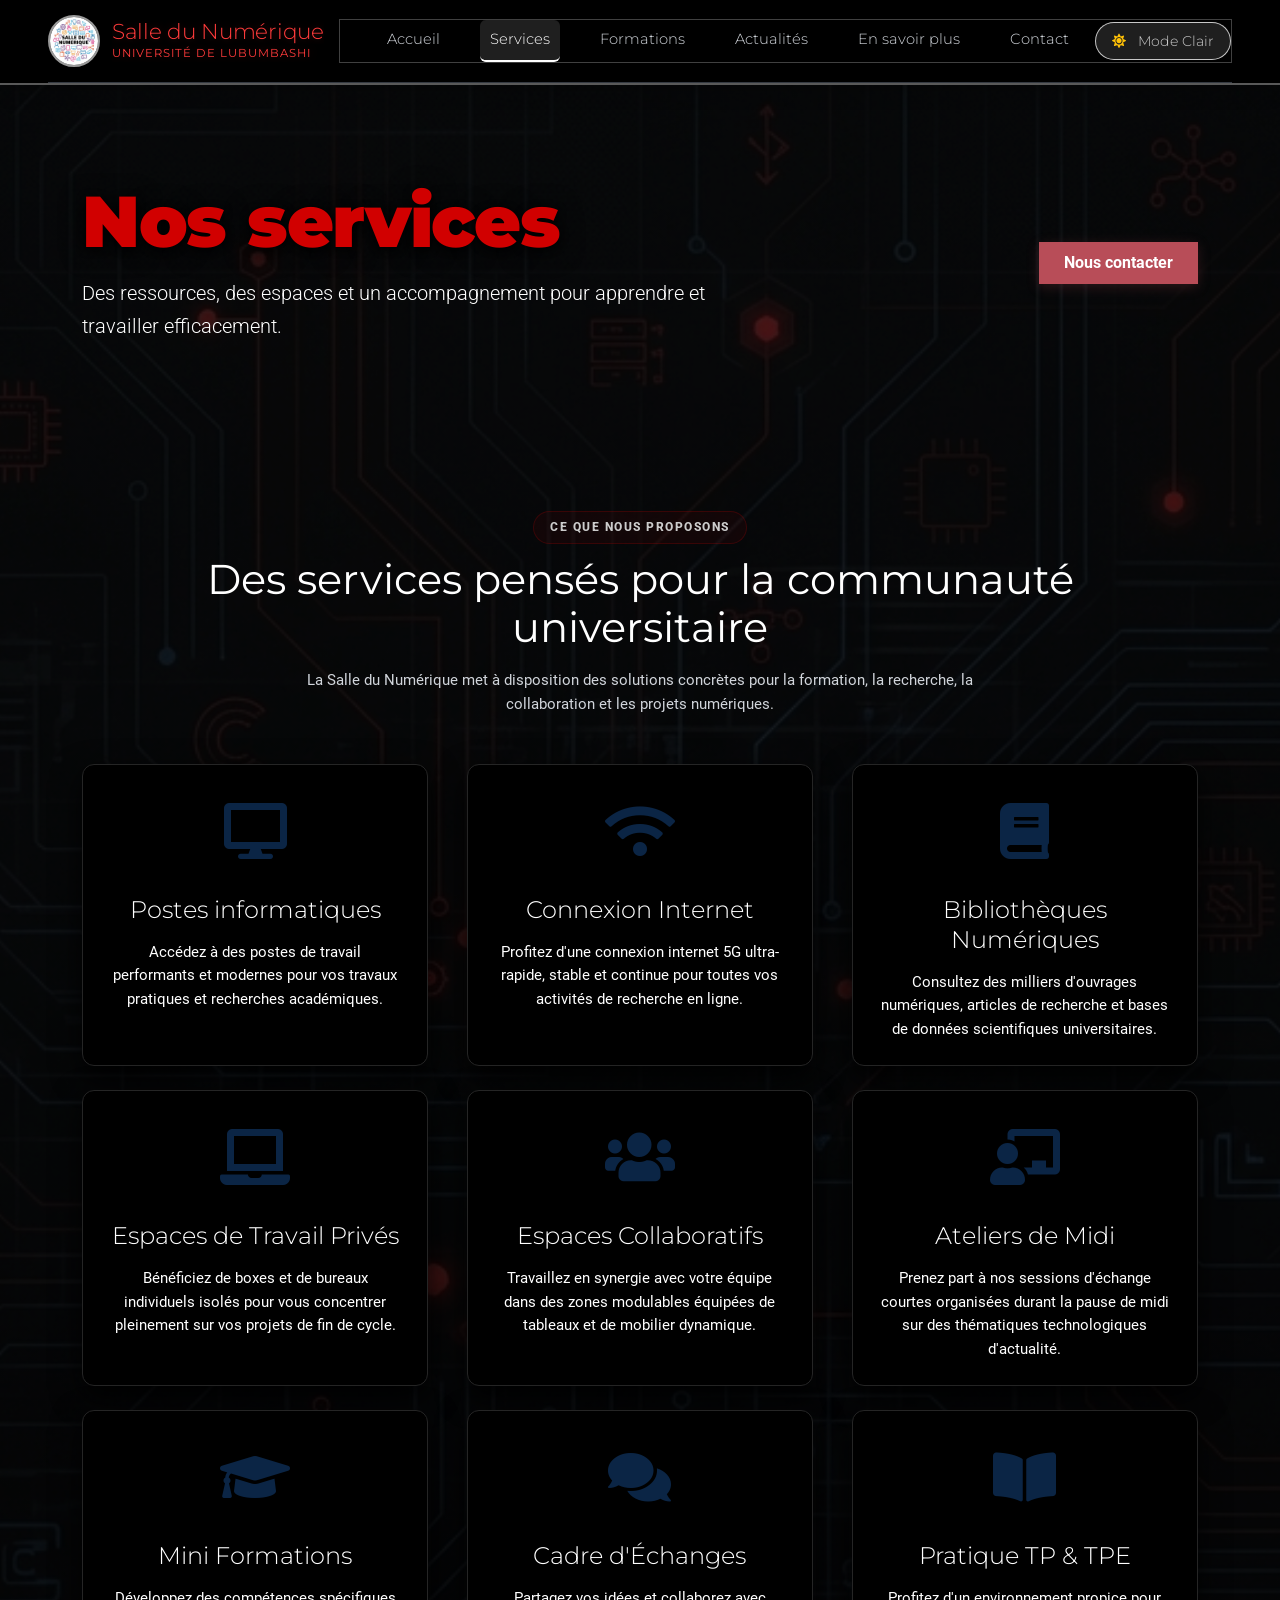
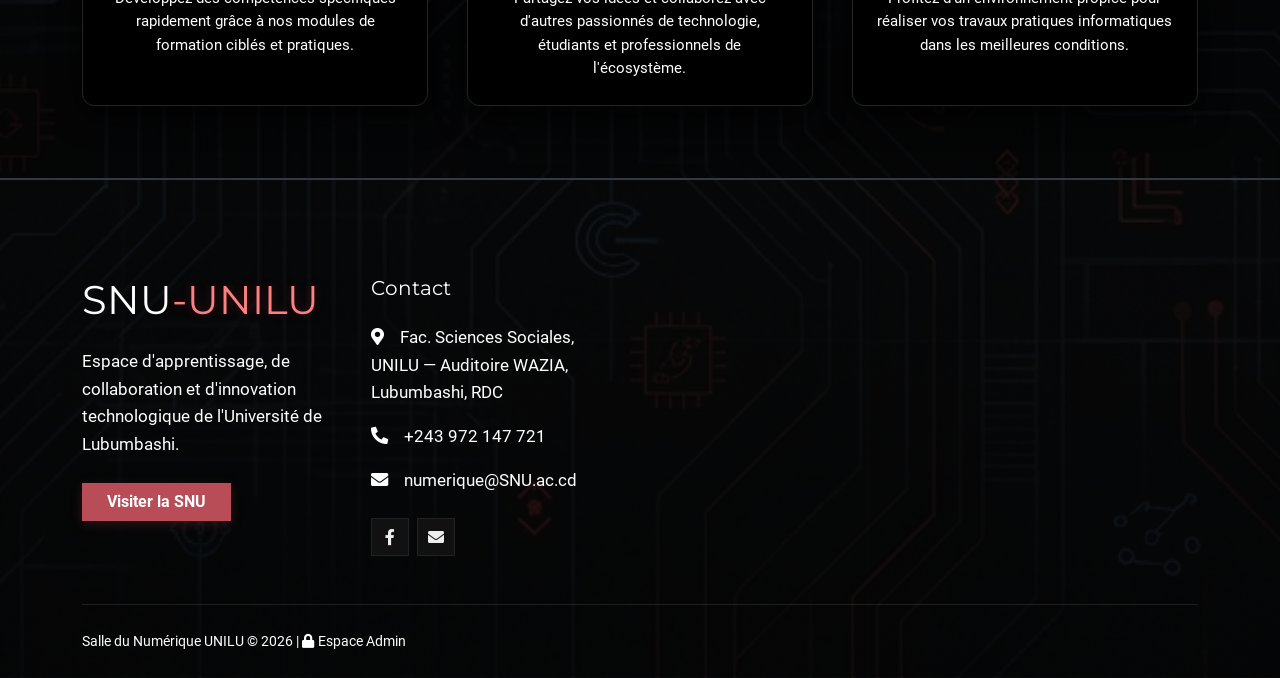
<file: services.html>
<!DOCTYPE html>
<html lang="fr">

<head>
    <meta charset="utf-8">
    <meta name="viewport" content="width=device-width, initial-scale=1.0">
    <title>Services | Salle du Numérique UNILU</title>
    <meta name="description" content="Découvrez les services numériques proposés par la Salle du Numérique de l'Université de Lubumbashi.">

    <!-- Favicon -->
    <link href="img/Logo_SNU.jpg" rel="icon" type="image/jpeg">

    <!-- Google Web Fonts -->
    <link rel="preconnect" href="https://fonts.googleapis.com">
    <link rel="preconnect" href="https://fonts.gstatic.com" crossorigin>
    <link
        href="https://fonts.googleapis.com/css2?family=Montserrat:wght@400;600;700;900&family=Roboto:wght@400;500;700;900&display=swap"
        rel="stylesheet">

    <!-- Icon Font Stylesheet -->
    <link href="lib/fontawesome/css/all.min.css" rel="stylesheet">
    <link href="lib/bootstrap-icons/bootstrap-icons.css" rel="stylesheet">

    <!-- Libraries Stylesheet -->
    <link href="lib/animate/animate.min.css" rel="stylesheet">
    <link href="lib/owlcarousel/assets/owl.carousel.min.css" rel="stylesheet">

    <!-- Customized Bootstrap Stylesheet -->
    <link href="css/bootstrap.min.css" rel="stylesheet">

    <!-- Template Stylesheet -->
    <link href="css/style.css?v=1.2" rel="stylesheet">
    <link href="css/dark-mode.css?v=1.3" rel="stylesheet">
    <link href="lib/fonts/fonts.css" rel="stylesheet">
</head>

<body class="tech-bg">
    <a class="skip-link" href="#main-content">Aller au contenu principal</a>

    <!-- Navbar Start -->
    <div class="container-fluid sticky-top snu-navbar p-0">
        <div class="container-fluid px-3 px-lg-5">
            <nav class="navbar navbar-expand-lg navbar-dark border-bottom border-1 border-white-10 py-2">
                <a href="index.html" class="navbar-brand d-flex align-items-center">
                    <img src="img/Logo_SNU.jpg" alt="Logo SNU"
                        style="height: 52px; width: 52px; object-fit: cover; border-radius: 50%; margin-right: 12px; border: 2px solid rgba(255,255,255,0.6); box-shadow: 0 3px 10px rgba(0,0,0,0.3);">
                    <div class="d-flex flex-column">
                        <span class="navbar-title fw-bold text-white mb-0" style="font-size: 1.35rem; letter-spacing: -0.3px; line-height: 1.1;">Salle du Numérique</span>
                        <span class="text-white-50" style="font-size: 0.72rem; letter-spacing: 1px; text-transform: uppercase;">Université de Lubumbashi</span>
                    </div>
                </a>
                <button type="button" class="navbar-toggler border-0 p-2" data-bs-toggle="collapse"
                    data-bs-target="#navbarCollapse" aria-controls="navbarCollapse" aria-expanded="false" aria-label="Menu de navigation">
                    <i class="fa fa-bars text-white fs-4"></i>
                </button>
                <div class="collapse navbar-collapse" id="navbarCollapse">
                    <div class="navbar-nav ms-auto align-items-lg-center py-2 py-lg-0">
                        <a href="index.html" class="nav-item nav-link px-3">Accueil</a>
                        <a href="services.html" class="nav-item nav-link active px-3">Services</a>
                        <a href="formations.html" class="nav-item nav-link px-3">Formations</a>
                        <a href="actualites.html" class="nav-item nav-link px-3">Actualités</a>
                        <a href="project.html" class="nav-item nav-link px-3">En savoir plus</a>
                        <a href="contact.html" class="nav-item nav-link px-3">Contact</a>
                        <div class="ms-lg-3 my-2 my-lg-0">
                            <button id="themeToggleBtn" class="theme-toggle-btn" title="Basculer Mode Sombre / Mode Clair">
                                <i class="fa fa-moon me-1 theme-icon"></i> <span class="theme-text">Mode Sombre</span>
                            </button>
                        </div>
                    </div>
                </div>
            </nav>
        </div>
    </div>
    <!-- Navbar End -->

    <main id="main-content">
        <!-- Hero Header -->
        <section class="container-fluid pb-5 bg-primary hero-header">
            <div class="container py-5">
                <div class="row g-3 align-items-center">
                    <div class="col-lg-7 text-center text-lg-start">
                        <h1 class="display-1 mb-3" style="font-size:clamp(2.6rem,6vw,4.5rem);font-weight:900;color:#d10000 !important;">Nos services</h1>
                        <p class="lead text-dark mb-0">Des ressources, des espaces et un accompagnement pour apprendre et travailler efficacement.</p>
                    </div>
                    <div class="col-lg-5 text-center text-lg-end">
                        <a href="contact.html" class="btn btn-primary px-4 py-2" style="font-weight:700;">Nous contacter</a>
                    </div>
                </div>
            </div>
        </section>

        <!-- Services Grid -->
        <section class="container-fluid py-5 bg-white" aria-labelledby="services-title">
            <div class="container py-4">
                <div class="text-center mb-5">
                    <span class="section-kicker">Ce que nous proposons</span>
                    <h2 id="services-title" class="mb-3">Des services pensés pour la communauté universitaire</h2>
                    <p class="text-muted mx-auto" style="max-width:720px;">La Salle du Numérique met à disposition des solutions concrètes pour la formation, la recherche, la collaboration et les projets numériques.</p>
                </div>
                <div class="row g-4" id="servicesContainer">
                    <div class="col-md-6 col-lg-4">
                        <article class="service-card p-4 h-100">
                            <i class="fa fa-desktop service-icon"></i>
                            <h3 class="h5">Postes informatiques</h3>
                            <p class="text-muted mb-0">Des ordinateurs modernes pour les travaux pratiques, les recherches et les projets.</p>
                        </article>
                    </div>
                    <div class="col-md-6 col-lg-4">
                        <article class="service-card p-4 h-100">
                            <i class="fa fa-wifi service-icon"></i>
                            <h3 class="h5">Connexion Internet</h3>
                            <p class="text-muted mb-0">Une connexion stable et rapide pour apprendre, collaborer et accéder aux ressources en ligne.</p>
                        </article>
                    </div>
                    <div class="col-md-6 col-lg-4">
                        <article class="service-card p-4 h-100">
                            <i class="fa fa-book service-icon"></i>
                            <h3 class="h5">Ressources numériques</h3>
                            <p class="text-muted mb-0">Un accès facilité aux ouvrages, articles et outils utiles à vos études.</p>
                        </article>
                    </div>
                    <div class="col-md-6 col-lg-4">
                        <article class="service-card p-4 h-100">
                            <i class="fa fa-laptop service-icon"></i>
                            <h3 class="h5">Espaces de travail</h3>
                            <p class="text-muted mb-0">Des espaces individuels et collaboratifs adaptés à vos besoins.</p>
                        </article>
                    </div>
                    <div class="col-md-6 col-lg-4">
                        <article class="service-card p-4 h-100">
                            <i class="fa fa-chalkboard-teacher service-icon"></i>
                            <h3 class="h5">Ateliers pratiques</h3>
                            <p class="text-muted mb-0">Des séances courtes pour développer des compétences directement utiles.</p>
                        </article>
                    </div>
                    <div class="col-md-6 col-lg-4">
                        <article class="service-card p-4 h-100">
                            <i class="fa fa-graduation-cap service-icon"></i>
                            <h3 class="h5">Formations</h3>
                            <p class="text-muted mb-0">Des formations en bureautique, IA, design et outils numériques.</p>
                        </article>
                    </div>
                    <div class="col-md-6 col-lg-4">
                        <article class="service-card p-4 h-100">
                            <i class="fa fa-users service-icon"></i>
                            <h3 class="h5">Espaces collaboratifs</h3>
                            <p class="text-muted mb-0">Un cadre propice aux échanges, aux équipes et aux projets universitaires.</p>
                        </article>
                    </div>
                    <div class="col-md-6 col-lg-4">
                        <article class="service-card p-4 h-100">
                            <i class="fa fa-comments service-icon"></i>
                            <h3 class="h5">Accompagnement</h3>
                            <p class="text-muted mb-0">Une équipe disponible pour vous orienter dans vos usages et vos projets.</p>
                        </article>
                    </div>
                    <div class="col-md-6 col-lg-4">
                        <article class="service-card p-4 h-100">
                            <i class="fa fa-book-open service-icon"></i>
                            <h3 class="h5">Travaux pratiques</h3>
                            <p class="text-muted mb-0">Un environnement équipé pour réaliser vos TP, TPE et travaux de recherche.</p>
                        </article>
                    </div>
                </div>
            </div>
        </section>
    </main>

    <!-- ════════════════════════════════════════════════════════════════════════
         MODAL D'INSCRIPTION RAPIDE À LA FORMATION (Sans quitter la page)
    ════════════════════════════════════════════════════════════════════════ -->
    <div class="modal fade" id="formationModal" tabindex="-1" aria-labelledby="formationModalLabel" aria-hidden="true">
        <div class="modal-dialog modal-dialog-centered modal-lg">
            <div class="modal-content shadow-lg border-0" style="border-radius: 16px; overflow: hidden;">
                <div class="modal-header py-3 px-4 text-white" style="background: #d10000;">
                    <div class="d-flex align-items-center">
                        <i class="fa fa-graduation-cap fs-2 me-3"></i>
                        <div>
                            <h5 class="modal-title fw-bold text-white mb-0" id="formationModalLabel">Inscription à la Formation</h5>
                            <small class="text-white-50">Salle du Numérique — Université de Lubumbashi</small>
                        </div>
                    </div>
                    <button type="button" class="btn-close btn-close-white" data-bs-dismiss="modal" aria-label="Fermer"></button>
                </div>

                <div class="modal-body p-4 p-md-5" style="background: #ffffff;">
                    <div id="formationAlertSuccess" class="alert alert-success d-none mb-3" role="alert">
                        <i class="fa fa-check-circle me-2"></i><strong>Inscription enregistrée avec succès !</strong> Notre équipe vous contactera sous 24h ouvrées pour confirmer votre place et votre horaire.
                    </div>
                    <div id="formationAlertError" class="alert alert-danger d-none mb-3" role="alert"></div>

                    <form id="formationRegistrationForm">
                        <input type="text" name="website" style="display:none !important;" tabindex="-1" autocomplete="off">

                        <div class="row g-3">
                            <div class="col-12">
                                <label class="form-label fw-bold text-dark small" for="modalFormationSelect">Formation souhaitée <span class="text-danger">*</span></label>
                                <select class="form-select form-select-lg py-2" id="modalFormationSelect" name="formation" required>
                                    <option value="" disabled selected>-- Choisissez votre formation --</option>
                                    <option value="Bureautique (Microsoft 365)">Bureautique (Microsoft 365 — Word, Excel, PowerPoint)</option>
                                    <option value="Initiation aux Outils d'Intelligence Artificielle">Initiation aux Outils d'IA (ChatGPT, Gemini, etc.)</option>
                                    <option value="Les Bases du Design Numérique">Les Bases du Design Numérique (Canva, Photoshop)</option>
                                    <option value="Les Bases de Windows & Informatique">Les Bases de Windows & Informatique générale</option>
                                    <option value="Module Word Avancé">Module Spécifique : Word Avancé (Mise en page de mémoire, TFC)</option>
                                    <option value="Module Excel Avancé">Module Spécifique : Excel & Analyse de données</option>
                                    <option value="Module PowerPoint Professionnel">Module Spécifique : PowerPoint & Présentations</option>
                                    <option value="Module Base de Données Access">Module Spécifique : Base de données Access</option>
                                    <option value="Autre formation personnalisée">Autre formation personnalisée</option>
                                </select>
                            </div>

                            <div class="col-md-6">
                                <label class="form-label fw-bold text-dark small" for="modalNomApprenant">Nom complet (Nom & Prénom) <span class="text-danger">*</span></label>
                                <input type="text" class="form-control" id="modalNomApprenant" name="name" placeholder="Ex: Kahozi Juniors" required minlength="2">
                            </div>

                            <div class="col-md-6">
                                <label class="form-label fw-bold text-dark small" for="modalPhoneApprenant">Numéro WhatsApp / Téléphone <span class="text-danger">*</span></label>
                                <input type="tel" class="form-control" id="modalPhoneApprenant" name="phone" placeholder="+243 ..." required minlength="7">
                            </div>

                            <div class="col-md-6">
                                <label class="form-label fw-bold text-dark small" for="modalEmailApprenant">Adresse Email <span class="text-danger">*</span></label>
                                <input type="email" class="form-control" id="modalEmailApprenant" name="email" placeholder="nom@exemple.com" required>
                            </div>

                            <div class="col-md-6">
                                <label class="form-label fw-bold text-dark small" for="modalStatutApprenant">Statut</label>
                                <select class="form-select" id="modalStatutApprenant" name="statut">
                                    <option value="Étudiant UNILU">Étudiant UNILU</option>
                                    <option value="Enseignant / Chercheur">Enseignant / Chercheur UNILU</option>
                                    <option value="Personnel Administratif">Personnel Administratif</option>
                                    <option value="Professionnel externe">Professionnel externe</option>
                                    <option value="Autre">Autre</option>
                                </select>
                            </div>

                            <div class="col-md-6">
                                <label class="form-label fw-bold text-dark small" for="modalCreneauApprenant">Créneau préféré</label>
                                <select class="form-select" id="modalCreneauApprenant" name="creneau">
                                    <option value="Matinée (08h30 - 11h30)">Matinée (08h30 — 11h30)</option>
                                    <option value="Après-midi (12h00 - 15h00)">Après-midi (12h00 — 15h00)</option>
                                    <option value="Soirée (15h30 - 18h00)">Soirée (15h30 — 18h00)</option>
                                    <option value="Samedi Intensif">Samedi Intensif (08h30 — 13h30)</option>
                                </select>
                            </div>

                            <div class="col-md-6">
                                <label class="form-label fw-bold text-dark small" for="modalFaculteApprenant">Faculté / Promotion</label>
                                <input type="text" class="form-control" id="modalFaculteApprenant" name="faculte" placeholder="Ex: Droit, L2">
                            </div>

                            <div class="col-12">
                                <label class="form-label fw-bold text-dark small" for="modalRemarquesApprenant">Remarques ou attentes particulières (optionnel)</label>
                                <textarea class="form-control" id="modalRemarquesApprenant" name="remarques" rows="2" placeholder="Précisez vos objectifs ou toute information utile..."></textarea>
                            </div>

                            <div class="col-12 mt-4">
                                <button type="submit" id="modalSubmitBtn" class="btn btn-primary w-100 py-3 fw-bold fs-5 shadow-sm">
                                    <i class="fa fa-paper-plane me-2"></i>Confirmer mon inscription
                                </button>
                            </div>
                        </div>
                    </form>
                </div>
            </div>
        </div>
    </div>

    <!-- Footer Start -->
    <div class="container-fluid bg-dark text-white-50 footer pt-5">
        <div class="container py-5">
            <div class="row g-5">
                <div class="col-md-6 col-lg-3 wow fadeIn" data-wow-delay="0.1s">
                    <a href="index.html" class="d-inline-block mb-3">
                        <h1 class="text-white">SNU<span class="text-primary">-UNILU</span></h1>
                    </a>
                    <p class="mb-4">Espace d'apprentissage, de collaboration et d'innovation technologique de
                        l'Université de Lubumbashi.</p>
                    <a class="btn btn-primary border-2 px-4" href="project.html">Visiter la SNU</a>
                </div>
                <div class="col-md-6 col-lg-3 wow fadeIn" data-wow-delay="0.3s">
                    <h5 class="text-white mb-4">Contact</h5>
                    <p><i class="fa fa-map-marker-alt me-3"></i>Fac. Sciences Sociales, UNILU — Auditoire WAZIA,
                        Lubumbashi, RDC</p>
                    <p><i class="fa fa-phone-alt me-3"></i>+243 972 147 721</p>
                    <p><i class="fa fa-envelope me-3"></i>numerique@SNU.ac.cd</p>
                    <div class="d-flex pt-2">
                        <a class="btn btn-outline-primary btn-square border-2 me-2"
                            href="https://www.facebook.com/unilu.ac.cd" target="_blank" rel="noopener noreferrer"><i
                                class="fab fa-facebook-f"></i></a>
                        <a class="btn btn-outline-primary btn-square border-2 me-2" href="mailto:snunilu@unilu.ac.cd"><i
                                class="fa fa-envelope"></i></a>
                    </div>
                </div>
            </div>
        </div>
        <div class="container wow fadeIn" data-wow-delay="0.1s">
            <div class="copyright">
                <div class="row">
                    <div class="col-md-6 text-center text-md-start mb-3 mb-md-0"> Salle du Numérique UNILU
                        &copy; 2026
                         | <a href="admin/" class="text-white-50"><i class="fa fa-lock me-1"></i>Espace Admin</a>
                    </div>
                    <div class="col-md-6 text-center text-md-end"></div>
                </div>
            </div>
        </div>
    </div>
    <!-- Footer End -->

    <!-- JavaScript Libraries -->
    <script src="js/jquery.min.js"></script>
    <script src="js/bootstrap.bundle.min.js"></script>
    <script src="lib/wow/wow.min.js"></script>
    <script src="lib/easing/easing.min.js"></script>
    <script src="lib/waypoints/waypoints.min.js"></script>
    <script src="lib/owlcarousel/owl.carousel.min.js"></script>

    <!-- Template Javascript -->
    <script src="js/theme-toggle.js"></script>
    <script src="js/site-content.js"></script>
    <script src="js/main.js"></script>
</body>
</html>
</file>
<file: css/style.css>
/********** Template CSS **********/

/*** Spinner ***/
#spinner {
    opacity: 0;
    visibility: hidden;
    transition: opacity .5s ease-out, visibility 0s linear .5s;
    z-index: 99999;
}
#spinner.show {
    transition: opacity .5s ease-out, visibility 0s linear 0s;
    visibility: visible;
    opacity: 1;
}

/* Chatbot Widget Styles */
#chatbotBtn {
    position: fixed;
    right: 45px;
    bottom: 45px;
    z-index: 999;
    transition: all 0.3s cubic-bezier(0.175, 0.885, 0.32, 1.275);
}
#chatbotBtn:hover {
    transform: scale(1.1);
}
#chatbotBox {
    transition: all 0.3s ease;
    box-shadow: 0 12px 40px rgba(0, 0, 0, 0.2) !important;
}
#chatbotMessages::-webkit-scrollbar {
    width: 5px;
}
#chatbotMessages::-webkit-scrollbar-track {
    background: transparent;
}
#chatbotMessages::-webkit-scrollbar-thumb {
    background: #d1000030;
    border-radius: 10px;
}
#chatbotMessages::-webkit-scrollbar-thumb:hover {
    background: #d1000080;
}
.chat-msg-anim {
    animation: chatFadeIn 0.3s ease-out forwards;
}
@keyframes chatFadeIn {
    from { opacity: 0; transform: translateY(10px); }
    to { opacity: 1; transform: translateY(0); }
}

/*** Button ***/
.btn {
    transition: .5s;
}

.btn-square {
    width: 38px;
    height: 38px;
}

.btn-sm-square {
    width: 32px;
    height: 32px;
}

.btn-lg-square {
    width: 48px;
    height: 48px;
}

.btn-square,
.btn-sm-square,
.btn-lg-square {
    padding: 0;
    display: flex;
    align-items: center;
    justify-content: center;
    font-weight: normal;
}


/*** Navbar ***/
.sticky-top {
    top: -150px;
    transition: .5s;
}

.navbar {
    padding: 15px 0;
    font-family: "Montserrat", "Space Grotesk", sans-serif;
    font-size: 18px;
}

.navbar .navbar-nav .nav-link {
    margin-left: 30px;
    padding: 0;
    outline: none;
    color: var(--bs-dark);
}

.navbar .navbar-nav .nav-link:hover,
.navbar .navbar-nav .nav-link.active {
    color: var(--bs-primary)
}

.section-kicker {
    display: inline-block;
    margin-bottom: 12px;
    padding: 6px 16px;
    border: 1px solid rgba(209, 0, 0, .2);
    border-radius: 999px;
    color: #d10000;
    background: rgba(209, 0, 0, .06);
    font-size: .75rem;
    font-weight: 800;
    letter-spacing: 1.5px;
    text-transform: uppercase;
}

.service-card {
    border: 1px solid rgba(0, 0, 0, .08);
    border-radius: 12px;
    background: #fff;
    box-shadow: 0 4px 18px rgba(0, 0, 0, .05);
    transition: transform .25s ease, box-shadow .25s ease, border-color .25s ease;
}

.service-card:hover {
    border-color: rgba(209, 0, 0, .25);
    box-shadow: 0 12px 28px rgba(209, 0, 0, .12);
    transform: translateY(-4px);
}

.service-icon {
    display: block;
    margin-bottom: 18px;
    color: #d10000;
    font-size: 2.4rem;
}

.snu-team-card {
    overflow: hidden;
    border: 1px solid rgba(0, 0, 0, .08);
    border-radius: 14px;
    background: #fff;
    box-shadow: 0 4px 20px rgba(0, 0, 0, .06);
    transition: transform .3s ease, box-shadow .3s ease, border-color .3s ease;
}

.snu-team-card:hover {
    border-color: rgba(209, 0, 0, .3);
    box-shadow: 0 18px 42px rgba(209, 0, 0, .14);
    transform: translateY(-6px);
}

.snu-team-card .snu-img-wrap {
    height: 280px;
    overflow: hidden;
}

.snu-team-card .snu-img-wrap img {
    width: 100%;
    height: 100%;
    object-fit: cover;
    transition: transform .5s ease;
}

.snu-team-card:hover .snu-img-wrap img {
    transform: scale(1.05);
}

.snu-team-card .snu-info {
    padding: 16px 18px;
    text-align: center;
    border-top: 3px solid #d10000;
}

.snu-team-card .snu-name {
    margin-bottom: 5px;
    color: #1a1a1a;
    font-family: 'Montserrat', sans-serif;
    font-size: 1rem;
    font-weight: 800;
}

.snu-team-card .snu-role {
    color: #d10000;
    font-size: .7rem;
    font-weight: 700;
    letter-spacing: 1.2px;
    text-transform: uppercase;
}

.news-card {
    overflow: hidden;
    border: 1px solid rgba(0, 0, 0, .08);
    border-radius: 12px;
    background: #fff;
    box-shadow: 0 4px 18px rgba(0, 0, 0, .05);
}

.news-card-img {
    width: 100%;
    height: 210px;
    object-fit: cover;
}

.navbar .dropdown-toggle::after {
    border: none;
    content: "\f107";
    font-family: "Font Awesome 5 Free";
    font-weight: 900;
    vertical-align: middle;
    margin-left: 8px;
}

.navbar .dropdown-menu .dropdown-item:hover,
.navbar .dropdown-menu .dropdown-item.active {
    color: var(--bs-white);
    background: var(--bs-primary);
}

@media (max-width: 991.98px) {
    .navbar .navbar-nav .nav-link {
        margin-left: 0;
        padding: 10px 0;
    }
}

@media (min-width: 992px) {
    .navbar .nav-item .dropdown-menu {
        display: block;
        border: none;
        margin-top: 0;
        top: 150%;
        opacity: 0;
        visibility: hidden;
        transition: .5s;
    }

    .navbar .nav-item:hover .dropdown-menu {
        top: 100%;
        visibility: visible;
        transition: .5s;
        opacity: 1;
    }
}



/*** Hero Header ***/
.hero-header {
    margin-top: -100px;
    padding-top: 150px;
    background: url(../img/hero-bg.jpg) top center no-repeat;
    background-size: cover;
}

.hero-header h1 {
    font-weight: 700 !important;
    /* bold heading */
}

.hero-header .breadcrumb-item+.breadcrumb-item::before {
    color: var(--light);
}

/* === HERO BANNER : texte superposé sur le carousel === */
.hero-banner {
    position: relative;
    width: 100%;
    overflow: hidden;
    display: block;
}

/* Overlay sombre pour contraste du texte */
.hero-overlay {
    position: absolute;
    inset: 0;
    background: linear-gradient(to bottom,
            rgba(0, 0, 0, 0.55) 0%,
            rgba(0, 0, 0, 0.30) 60%,
            rgba(0, 0, 0, 0.55) 100%);
    z-index: 10;
    pointer-events: none;
}

/* Texte superposé centré au milieu du banner */
.hero-text-overlay {
    position: absolute;
    inset: 0;
    z-index: 20;
    display: flex;
    align-items: center;
    justify-content: center;
    text-align: center;
    pointer-events: auto;
    padding: 0 20px;
}

.hero-intro {
    max-width: 760px;
}

.hero-description {
    color: #fff;
    font-size: clamp(1rem, 2vw, 1.35rem);
    line-height: 1.55;
    text-shadow: 0 3px 12px rgba(0, 0, 0, .75);
}

/* Titre principal hero */
.hero-main-title {
    font-family: 'Montserrat', sans-serif !important;
    font-weight: 900 !important;
    font-size: clamp(1.6rem, 4vw, 3.2rem) !important;
    line-height: 1.1 !important;
    color: #ffffff !important;
    letter-spacing: -1px;
    text-shadow:
        0 4px 20px rgba(0, 0, 0, 0.7),
        0 2px 6px rgba(0, 0, 0, 0.5);
    margin: 0;
}

/* Ligne "INSPIRER DEMAIN" en rouge accent */
.hero-subtitle-accent {
    color: #ff4444 !important;
    text-shadow:
        0 4px 20px rgba(0, 0, 0, 0.7),
        0 0 30px rgba(209, 0, 0, 0.5);
}

/* Carousel pleine largeur sans décoration */
.header-carousel {
    position: relative;
    padding: 0;
    overflow: hidden;
    width: 100%;
    display: block;
}

.header-carousel img {
    width: 100%;
    height: 390px;
    object-fit: cover;
    display: block;
    border-radius: 0;
    border: none;
    box-shadow: none;
}

@media (max-width: 767.98px) {
    .header-carousel img {
        height: 300px;
    }
}

/* Dots en bas centrés */
.header-carousel .owl-dots {
    position: absolute;
    bottom: 18px;
    left: 50%;
    transform: translateX(-50%);
    display: flex;
    flex-direction: row;
    align-items: center;
    justify-content: center;
    gap: 8px;
    z-index: 30;
}

.header-carousel .owl-dot {
    position: relative;
    display: inline-block;
    margin: 0;
    width: 12px;
    height: 12px;
    border-radius: 50%;
    background: rgba(255, 255, 255, 0.5);
    border: 2px solid var(--bs-white);
    transition: .5s;
}

.header-carousel .owl-dot.active {
    width: 30px;
    border-radius: 6px;
    background: var(--bs-white);
}


/*** About ***/
.about-img {
    position: relative;
    overflow: hidden;
}

.about-img::after {
    position: absolute;
    content: "";
    width: 100%;
    height: 100%;
    top: 0;
    left: 0;
    background: url(../img/bg-about-img.png) top left no-repeat;
    background-size: contain;
}


/*** Project ***/
.project-item img {
    transition: .5s;
}

.project-item:hover img {
    transform: scale(1.2);
}

.project-overlay {
    position: absolute;
    padding: 25px;
    width: 100%;
    height: 100%;
    top: 0;
    left: 0;
    display: flex;
    flex-direction: column;
    align-items: flex-start;
    justify-content: flex-end;
    background: linear-gradient(rgba(255, 255, 255, .1) 50%, var(--bs-dark));
    z-index: 1;
}


/*** Service ***/
.service-item {
    position: relative;
    padding: 30px 25px;
    transition: .5s;
    font-weight: 700;
    /* make text bold */
    font-size: 0.95rem;
    /* slightly smaller */
}

.service-item.bg-primary:hover {
    background: var(--bs-light) !important;
    color: var(--bs-dark);
}

.service-item.bg-primary p {
    color: var(--bs-light);
    transition: .5s;
    font-weight: 600;
    /* make bold */
    font-size: 0.9rem;
    /* slightly smaller */
}

.service-item.bg-primary:hover p {
    color: var(--bs-secondary);
}

.service-item.bg-light:hover {
    background: var(--bs-primary) !important;
}

.service-item.bg-light p {
    color: var(--bs-secondary);
    transition: .5s;
    line-height: 1.4;
    margin-bottom: 0.5rem;
    font-weight: 600;
    /* make bold */
    font-size: 0.9rem;
    /* slightly smaller */
}

.service-item.bg-light:hover p {
    color: var(--bs-light);
}


.service-item .service-img h3 {
    position: absolute;
    top: 0;
    left: 0;
    padding: 0 12px 7px 0;
    font-weight: 700;
    /* ensure bold */
    font-size: 1rem;
    /* slightly smaller */
    color: var(--bs-white);
    background: rgba(0, 0, 0, 0.4);
    border-radius: 0 0 4px 0;
    padding: 4px 8px;
}

.service-item.bg-primary .service-img h3 {
    background: var(--bs-primary);
    color: var(--bs-white);
    transition: .5s;
    font-size: 1rem;
}

.service-item.bg-primary:hover .service-img h3 {
    background: var(--bs-light);
    color: var(--bs-dark);
    font-size: 1rem;
}

.service-item.bg-light .service-img h3 {
    background: var(--bs-light);
    color: var(--bs-dark);
    transition: .5s;
    font-weight: 700;
    font-size: 1rem;
}

.service-item.bg-light:hover .service-img h3 {
    background: var(--bs-primary);
    color: var(--bs-white);
    font-size: 1rem;
}


/*** Our Team ***/
.team-item img {
    transition: .5s;
}

.team-item:hover img {
    transform: scale(1.2);
}

.team-overlay {
    position: absolute;
    padding: 30px;
    width: 100%;
    height: 100%;
    top: 0;
    left: 0;
    display: flex;
    flex-direction: column;
    align-items: flex-start;
    justify-content: flex-end;
    background: transparent;
    z-index: 1;
}

.team-overlay small {
    display: inline-block;
    padding: 3px 15px;
    color: var(--bs-white);
    background: var(--bs-primary);
}


/*** Testimonial Premium Redesign ***/
.testimonial-item {
    background: #ffffff;
    border-radius: 24px;
    box-shadow: 0 15px 40px rgba(11, 37, 69, 0.06);
    padding: 40px;
    margin: 20px 15px;
    border: 1px solid rgba(11, 37, 69, 0.05);
    position: relative;
    overflow: hidden;
    transition: all 0.3s ease;
}

.testimonial-item::after {
    content: "";
    position: absolute;
    top: 0;
    left: 0;
    width: 6px;
    height: 100%;
    background: var(--accent-blue);
}

.testimonial-img {
    position: relative;
    padding: 10px;
    text-align: center;
}

.testimonial-img img {
    border-radius: 20px !important;
    box-shadow: 0 10px 30px rgba(11, 37, 69, 0.15);
    border: 6px solid #ffffff !important;
    transition: all 0.4s cubic-bezier(0.16, 1, 0.3, 1);
}

.testimonial-item:hover {
    transform: translateY(-5px);
    box-shadow: 0 20px 50px rgba(11, 37, 69, 0.1);
}

.testimonial-item:hover .testimonial-img img {
    transform: scale(1.05) rotate(1deg);
}

.testimonial-text {
    position: relative;
    padding: 20px 20px 20px 40px;
}

/* Elegant decorative double quote mark */
.testimonial-text::before {
    content: "\f10d";
    font-family: "Font Awesome 5 Free";
    font-weight: 900;
    position: absolute;
    top: -5px;
    left: 0;
    font-size: 2.5rem;
    color: rgba(11, 37, 69, 0.08); /* light night blue tint */
}

.testimonial-text h3 {
    font-family: 'Montserrat', sans-serif;
    font-size: 1.4rem;
    font-weight: 800;
    color: #0B2545; /* Night blue */
    margin-bottom: 12px;
    line-height: 1.35;
}

.testimonial-text p {
    font-size: 0.98rem;
    line-height: 1.75;
    color: #4f5e71;
    margin-bottom: 24px;
}

.testimonial-text h5 {
    font-family: 'Montserrat', sans-serif;
    font-size: 1.1rem;
    font-weight: 700;
    color: #111827;
    margin: 0;
}

.testimonial-text span.text-primary {
    font-size: 0.85rem;
    font-weight: 600;
    color: var(--accent-blue) !important;
    text-transform: uppercase;
    letter-spacing: 1px;
    display: inline-block;
    margin-top: 2px;
}

/* Dots styling */
.testimonial-carousel .owl-dots {
    position: absolute;
    height: 20px;
    bottom: -30px;
    left: 50%;
    transform: translateX(-50%);
    display: flex;
    gap: 8px;
}

.testimonial-carousel .owl-dot {
    width: 10px;
    height: 10px;
    border-radius: 50%;
    background: #e2e8f0 !important;
    border: none !important;
    transition: all 0.3s ease;
}

.testimonial-carousel .owl-dot.active {
    width: 28px;
    border-radius: 5px;
    background: var(--accent-blue) !important;
}

@media (max-width: 768px) {
    .testimonial-carousel .owl-dots {
        left: 0;
        right: auto;
    }

    .testimonial-carousel .owl-dot {
        margin-right: 10px;
        margin-left: 0;
    }
}


/*** Newsletter ***/
.newsletter {
    background: url(../img/hero-bg.jpg) bottom right no-repeat;
    background-size: cover;
}

@media (min-width: 992px) {
    .newsletter .container {
        max-width: 100% !important;
    }

    .newsletter .newsletter-text {
        padding-right: calc(((100% - 960px) / 2) + .75rem);
    }
}

@media (min-width: 1200px) {
    .newsletter .newsletter-text {
        padding-right: calc(((100% - 1140px) / 2) + .75rem);
    }
}

@media (min-width: 1400px) {
    .newsletter .newsletter-text {
        padding-right: calc(((100% - 1320px) / 2) + .75rem);
    }
}


/*** Footer ***/
.footer .btn.btn-link {
    display: block;
    margin-bottom: 10px;
    padding: 0;
    text-align: left;
    color: rgba(255, 255, 255, .5);
    font-weight: normal;
    transition: .3s;
}

.footer .btn.btn-link:hover {
    color: var(--bs-white);
    letter-spacing: 1px;
    box-shadow: none;
}

.footer .btn.btn-link::before {
    position: relative;
    content: "\f105";
    font-family: "Font Awesome 5 Free";
    font-weight: 900;
    margin-right: 10px;
}

.footer .copyright {
    padding: 25px 0;
    font-size: 14px;
    border-top: 1px solid rgba(256, 256, 256, .1);
}

.footer .copyright a {
    color: rgba(255, 255, 255, .5);
}

.footer .copyright a:hover {
    color: var(--bs-white);
}

.footer .footer-menu a {
    margin-right: 15px;
    padding-right: 15px;
    border-right: 1px solid rgba(255, 255, 255, .1);
}

.footer .footer-menu a:last-child {
    margin-right: 0;
    padding-right: 0;
    border-right: none;
}

/*** Custom overrides for SNU Salle du NumÃ©rique ***/
:root {
    --accent-blue: #0B2545; /* Night blue brand accent */
    --primary-red: #d10000; /* Main SNU brand red */
    --white: #ffffff;
    --bs-primary: #0B2545;
}

/* Global font stack */
body {
    font-family: "Roboto", sans-serif;
}

h1,
h2,
h3,
h4,
h5,
h6,
.navbar,
.navbar-brand h1 {
    font-family: "Montserrat", sans-serif;
}

/* Tech background class */
.tech-bg {
    background: url('../img/tech_background.png') center/cover no-repeat fixed;
    position: relative;
}

.tech-bg::before {
    content: "";
    position: fixed;
    inset: 0;
    background: rgba(255, 255, 255, 0.86);
    z-index: -1;
    pointer-events: none;
}

/* Make checkmarks and specific highlight icons blue */
.fa-check,
.fa-check-circle {
    color: var(--accent-blue) !important;
}

/* Color icons in the grid */
.fa-wifi,
.fa-laptop,
.fa-print,
.fa-users,
.fa-clock,
.fa-book,
.fa-shield-alt,
.fa-microchip,
.fa-cogs,
.fa-desktop,
.fa-network-wired,
.fa-bolt,
.fa-snowflake,
.fa-headset,
.fa-credit-card,
.fa-wallet {
    color: var(--accent-blue) !important;
}

/* Customize primary outline button hover to blue */
.btn-outline-primary {
    border: 1px solid var(--accent-blue) !important;
    background: transparent !important;
    color: var(--accent-blue) !important;
    transition: .3s;
}

.btn-outline-primary:hover {
    background-color: var(--accent-blue) !important;
    border-color: var(--accent-blue) !important;
    color: #ffffff !important;
}

/* Make active navbar links blue for visibility */
.navbar .navbar-nav .nav-link.active {
    color: var(--accent-blue) !important;
}

/* Make active navbar links hover blue */
.navbar .navbar-nav .nav-link:hover {
    color: var(--accent-blue) !important;
}

/* Newsletter paper plane color */
.newsletter-text button .fa-paper-plane {
    color: var(--accent-blue) !important;
}

/* Make pagination/dots blue */
.header-carousel .owl-dot.active,
.testimonial-carousel .owl-dot.active {
    background: var(--accent-blue) !important;
    border-color: var(--accent-blue) !important;
}

/*** Premium Design Polishes for Salle du numerique ***/

/* Sticky navbar with glassmorphism effect */
.container-fluid.sticky-top {
    background: rgba(255, 255, 255, 0.92) !important;
    backdrop-filter: blur(10px);
    -webkit-backdrop-filter: blur(10px);
    box-shadow: 0 2px 20px rgba(209, 0, 0, 0.08);
    transition: box-shadow 0.3s ease;
}

/* Navbar brand name styling */
.navbar-brand h1 {
    font-size: clamp(1.1rem, 2.2vw, 1.6rem) !important;
    letter-spacing: -0.5px;
    font-weight: 900 !important;
    color: #ffffff !important;
    -webkit-text-fill-color: #ffffff !important;
    background: none !important;
    white-space: nowrap;
}

@keyframes titleSlideIn {
    from {
        opacity: 0;
        transform: translateX(-15px);
    }

    to {
        opacity: 1;
        transform: translateX(0);
    }
}

.animate-title {
    animation: titleSlideIn 0.8s cubic-bezier(0.16, 1, 0.3, 1) forwards;
}

/* Hero header slight gradient overlay */
.hero-header {
    background: linear-gradient(135deg, rgba(248, 249, 250, 0.97) 0%, rgba(248, 230, 230, 0.8) 100%), url(../img/hero-bg.jpg) top center no-repeat;
    background-size: cover;
}

/* Animated red border-left accent for About checkmark items */
h6 i.fa-check {
    color: var(--accent-blue) !important;
    font-size: 0.85rem;
}

/* Primary buttons – gradient red effect */
.btn-primary {
    background: linear-gradient(135deg, #d10000, #a50000) !important;
    border: none !important;
    box-shadow: 0 2px 5px rgba(0, 0, 0, 0.1) !important;
    transition: all 0.3s ease !important;
}

.btn-primary:hover {
    background: linear-gradient(135deg, #f50000, #d10000) !important;
    box-shadow: none !important;
    transform: translateY(-2px);
}

/* Service items shadow on hover */
.service-item {
    transition: box-shadow 0.3s ease, transform 0.3s ease;
    min-height: 250px;
    display: flex;
    flex-direction: column;
    justify-content: space-between;
}

.service-item:hover {
    transform: translateY(-4px);
    box-shadow: 0 8px 30px rgba(0, 0, 0, 0.12);
}

/* Team item smooth scale effect */
.team-item {
    transition: box-shadow 0.3s ease;
    border-radius: 4px;
    overflow: hidden;
}

.team-item:hover {
    box-shadow: 0 10px 30px rgba(209, 0, 0, 0.25);
}

/* Project item badge text style */
.project-overlay h4 {
    font-size: 1.1rem;
    font-weight: 600;
    text-shadow: 0 1px 4px rgba(0, 0, 0, 0.5);
}

/* Footer SNU brand */
.footer h1.text-white span.text-primary {
    color: #ff8080 !important;
    /* Softer lighter red on dark footer */
}



/* Chatbot Launcher Button styling */
#chatbotBtn {
    background: linear-gradient(135deg, #d10000, #a50000) !important;
    border: none !important;
    box-shadow: 0 4px 15px rgba(209, 0, 0, 0.4) !important;
}

/* Hero title — gras maximum superposé */
.hero-header h1,
.hero-main-title,
.hero-main-title strong {
    font-weight: 900 !important;
    text-shadow:
        0 4px 24px rgba(0,0,0,0.75),
        0 2px 8px rgba(0,0,0,0.6);
}

/* INNOVER / INSPIRER : ultra bold */
.hero-main-title strong {
    font-weight: 900 !important;
    letter-spacing: 1px;
}

/* Tout texte en rouge (#d10000) doit être en gras */
[style*="color: #d10000"],
[style*="color:#d10000"] {
    font-weight: 900 !important;
}

/* Spans rouges dans les titres h1/h3 */
h1 > span[style*="#d10000"],
h3 > span[style*="#d10000"] {
    font-weight: 900 !important;
}

/* Section title highlight labels */
.text-uppercase.text-primary.bg-light.px-2 {
    letter-spacing: 0.5px;
    box-shadow: inset 0 -3px 0 rgba(209, 0, 0, 0.3);
}

/* Focus ring matches red brand */
*:focus {
    outline: none;
    box-shadow: 0 0 0 3px rgba(209, 0, 0, 0.2) !important;
}

/* Breadcrumb items */
.breadcrumb-item a {
    color: rgba(255, 255, 255, 0.85) !important;
    font-weight: 500;
}

/* Input focus in newsletter */
.newsletter .form-control:focus {
    box-shadow: 0 0 0 3px rgba(209, 0, 0, 0.25) !important;
    border-color: #d10000 !important;
}

/* Red navbar header and white menu links */
.snu-navbar,
.sticky-top {
    background: #d10000;
    top: 0px !important;
    margin-top: 0 !important;
    width: 100% !important;
    max-width: 100% !important;
    box-shadow: 0 4px 20px rgba(0, 0, 0, 0.18) !important;
    transition: background 0.3s ease, box-shadow 0.3s ease;
}

.border-white-10 {
    border-color: rgba(255, 255, 255, 0.2) !important;
}

.navbar {
    padding: 10px 0 !important;
}

.navbar-brand:hover {
    opacity: 0.95;
}

.navbar .navbar-nav .nav-link {
    color: rgba(255, 255, 255, 0.9) !important;
    font-weight: 700 !important;
    font-size: 1rem !important;
    padding: 8px 18px !important;
    border-radius: 6px;
    border-bottom: 2px solid transparent;
    transition: all 0.25s ease;
}

.navbar .navbar-nav .nav-link:hover,
.navbar .navbar-nav .nav-link.active {
    color: #ffffff !important;
    background: rgba(255, 255, 255, 0.12);
    border-bottom: 2px solid #ffffff !important;
}

/* Mobile responsive menu button and links */
@media (min-width: 992px) {
    .navbar-toggler,
    .snu-navbar .navbar-toggler {
        display: none !important;
    }
}

.navbar-toggler {
    outline: none !important;
    box-shadow: none !important;
    border-radius: 8px;
    transition: background 0.2s ease;
}

.navbar-toggler:hover,
.navbar-toggler:focus {
    background: rgba(255, 255, 255, 0.15);
}

@media (max-width: 991.98px) {
    .navbar-toggler,
    .snu-navbar .navbar-toggler {
        display: inline-flex !important;
        align-items: center;
        justify-content: center;
        flex: 0 0 44px;
        width: 44px;
        height: 44px;
        margin-left: auto;
        border: 1px solid rgba(255, 255, 255, .55) !important;
        border-radius: 8px;
        background: transparent;
        cursor: pointer;
    }

    .navbar-collapse {
        background: #b50000;
        padding: 18px 20px !important;
        border-radius: 12px !important;
        margin-top: 12px !important;
        box-shadow: 0 10px 30px rgba(0, 0, 0, 0.25);
    }

    .navbar .navbar-nav .nav-link {
        margin-left: 0 !important;
        padding: 12px 14px !important;
        border-radius: 8px;
        border-bottom: 1px solid rgba(255, 255, 255, 0.12) !important;
    }

    .navbar .navbar-nav .nav-link:hover,
    .navbar .navbar-nav .nav-link.active {
        background: rgba(255, 255, 255, 0.18);
        border-bottom: 1px solid #ffffff !important;
    }

    .theme-toggle-btn {
        width: 100%;
        margin-top: 8px;
        padding: 10px 16px;
        font-size: 0.95rem;
    }
}

/* --- NOUVEAUX STYLES AJOUTÉS POUR LES SERVICES ET LES FORMATIONS --- */

/* Cartes de caractéristiques Hero */
.hero-feat-card {
    background: #ffffff;
    border-radius: 8px;
    padding: 24px 20px;
    box-shadow: 0 4px 15px rgba(0, 0, 0, 0.05);
    border: 1px solid rgba(0, 0, 0, 0.05);
    transition: all 0.3s ease;
    height: 100%;
    display: flex;
    flex-direction: column;
    align-items: center;
    text-align: center;
}

.hero-feat-card:hover {
    transform: translateY(-5px);
    box-shadow: 0 8px 25px rgba(0, 0, 0, 0.08);
    border-color: rgba(209, 0, 0, 0.2);
}

.hero-feat-icon {
    font-size: 3.5rem;
    margin-bottom: 15px;
    color: var(--accent-blue) !important;
    background: transparent !important;
    border: none !important;
    border-radius: 0 !important;
    width: auto !important;
    height: auto !important;
    line-height: normal !important;
    display: inline-block !important;
    padding: 0 !important;
    box-shadow: none !important;
}

.hero-feat-icon i {
    color: var(--accent-blue) !important;
    background: transparent !important;
    border: none !important;
    border-radius: 0 !important;
    box-shadow: none !important;
}

/* Section Nos Services */
.service-card {
    background: #ffffff;
    border-radius: 12px;
    border: 1px solid rgba(0, 0, 0, 0.05);
    box-shadow: 0 4px 12px rgba(0, 0, 0, 0.04);
    transition: all 0.3s cubic-bezier(0.25, 0.8, 0.25, 1);
    height: 100%;
}

.service-card:hover {
    transform: translateY(-6px);
    box-shadow: 0 12px 30px rgba(209, 0, 0, 0.12);
    border-color: rgba(209, 0, 0, 0.25);
}

.service-icon-box {
    width: 60px;
    height: 60px;
    background: rgba(209, 0, 0, 0.08);
    border-radius: 50%;
    display: flex;
    align-items: center;
    justify-content: center;
    color: #d10000 !important;
    font-size: 1.5rem;
    margin-bottom: 20px;
    transition: all 0.4s ease;
}

.service-card:hover .service-icon-box {
    background: #d10000 !important;
    color: #ffffff !important;
    transform: rotate(360deg);
}

/* Cartes Formations & Modules */
.formation-card {
    background: #ffffff;
    border-radius: 10px;
    border: 1px solid rgba(0, 0, 0, 0.05);
    box-shadow: 0 4px 15px rgba(0, 0, 0, 0.04);
    transition: all 0.3s ease;
}

.formation-card:hover {
    transform: translateY(-4px);
    box-shadow: 0 10px 25px rgba(0, 0, 0, 0.08);
    border-color: rgba(209, 0, 0, 0.2);
}

.formation-card .card-img-container {
    height: 200px;
    overflow: hidden;
    border-radius: 9px 9px 0 0;
    position: relative;
}

.formation-card .card-img-container img {
    width: 100%;
    height: 100%;
    object-fit: cover;
    transition: transform 0.5s ease;
}

.formation-card:hover .card-img-container img {
    transform: scale(1.06);
}

.formation-badge {
    position: absolute;
    top: 15px;
    right: 15px;
    background: #d10000;
    color: #ffffff;
    font-weight: 700;
    font-size: 0.8rem;
    padding: 4px 10px;
    border-radius: 4px;
    text-transform: uppercase;
}

/* Grille Équipe de gestion */
.team-item {
    position: relative;
    overflow: hidden;
    border-radius: 10px;
    box-shadow: 0 4px 15px rgba(0, 0, 0, 0.05);
    height: 320px;
}

.team-item img {
    width: 100%;
    height: 100%;
    object-fit: cover;
    transition: all 0.5s ease;
}

.team-item:hover img {
    transform: scale(1.08);
}

.team-overlay {
    background: linear-gradient(to top, rgba(0, 0, 0, 0.85) 0%, rgba(0, 0, 0, 0.4) 60%, transparent 100%) !important;
}

/* Personnalisation Popup Modal */
.modal-header {
    background-color: #d10000 !important;
    border-bottom: none !important;
}

.modal-title {
    font-weight: 900 !important;
}

.form-floating>.form-control:focus~label::after {
    background-color: transparent !important;
}

.form-control:focus {
    border-color: #d10000 !important;
    box-shadow: 0 0 0 0.25rem rgba(209, 0, 0, 0.15) !important;
}

/* Cartes cliquables de la page Contact */
.contact-link-card {
    transition: all 0.3s cubic-bezier(0.25, 0.8, 0.25, 1) !important;
}

.contact-link-card:hover {
    border-color: #d10000 !important;
    box-shadow: 0 8px 25px rgba(209, 0, 0, 0.12) !important;
    transform: translateY(-3px);
}

/* Correctif d'affichage de l'arrière-plan technologique sur mobile */
@media (max-width: 767.98px) {
    .tech-bg {
        background-attachment: scroll !important;
        background-size: auto 100% !important;
    }

    .tech-bg::before {
        background: rgba(255, 255, 255, 0.68) !important;
        /* Rend le motif de fond plus visible sur mobile */
    }
}

/* Chatbot 100% Responsive & Full-screen layout on Mobile */
@media (max-width: 576px) {
    #chatbotModal {
        padding-right: 0 !important;
    }
    #chatbotModal .modal-dialog {
        margin: 0 !important;
        max-width: 100% !important;
        width: 100% !important;
        height: 100% !important;
    }
    #chatbotModal .modal-content {
        height: 100% !important;
        border-radius: 0 !important;
    }
    #chatbotBtn {
        right: 20px !important;
        bottom: 20px !important;
    }
}

/* Garde tous les éléments dans leur conteneur et évite les débordements. */
html,
body {
    max-width: 100%;
    overflow-x: hidden;
}

img,
svg,
video,
canvas,
iframe {
    max-width: 100%;
}

.snu-navbar > .container-fluid {
    width: 100%;
    max-width: 1440px;
    margin-right: auto;
    margin-left: auto;
}

.snu-navbar .navbar {
    width: 100%;
    min-width: 0;
}

.snu-navbar .navbar-brand {
    min-width: 0;
    max-width: 42%;
}

.snu-navbar .navbar-brand > div {
    min-width: 0;
}

.snu-navbar .navbar-title,
.snu-navbar .navbar-brand .text-white-50 {
    overflow: hidden;
    text-overflow: ellipsis;
    white-space: nowrap;
}

.snu-navbar .navbar-collapse,
.snu-navbar .navbar-nav {
    min-width: 0;
}

.snu-navbar .navbar-nav .nav-link {
    white-space: nowrap;
}

@media (min-width: 1280px) {
    .snu-navbar .navbar-nav .nav-link {
        padding-right: 10px !important;
        padding-left: 10px !important;
        font-size: .92rem !important;
    }
}

@media (min-width: 992px) and (max-width: 1279.98px) {
    .snu-navbar .navbar-brand {
        max-width: 28%;
    }

    .snu-navbar .navbar-brand .text-white-50 {
        display: none;
    }

    .snu-navbar .navbar-title {
        font-size: 1rem !important;
    }

    .snu-navbar .navbar-nav .nav-link {
        padding-right: 4px !important;
        padding-left: 4px !important;
        font-size: .78rem !important;
    }

    .snu-navbar .theme-toggle-btn {
        padding: 6px 8px !important;
        font-size: .78rem !important;
        white-space: nowrap;
    }
}

@media (max-width: 991.98px) {
    .snu-navbar .navbar-brand {
        max-width: calc(100% - 64px);
    }
}

/* Structure commune du contenu et accessibilité. */
.skip-link {
    position: fixed;
    top: 8px;
    left: 8px;
    z-index: 2000;
    padding: 8px 14px;
    border-radius: 6px;
    color: #fff;
    background: #1a1a1a;
    transform: translateY(-150%);
    transition: transform .2s ease;
}

.skip-link:focus {
    transform: translateY(0);
    color: #fff;
}

main {
    display: block;
    width: 100%;
    min-width: 0;
}

main h1,
main h2,
main h3,
main h4 {
    max-width: 100%;
    line-height: 1.2;
    overflow-wrap: anywhere;
}

main p,
main li {
    overflow-wrap: anywhere;
}

main > section > .container,
main > .container,
main > .container-fluid > .container {
    width: 100%;
}

.content-section {
    padding-top: clamp(2.5rem, 5vw, 5rem);
    padding-bottom: clamp(2.5rem, 5vw, 5rem);
}
</file>
<file: css/dark-mode.css>
/* ══════════════════════════════════════════════════════════════
   SALLE DU NUMÉRIQUE UNILU — VRAI MODE SOMBRE PROFESSIONNEL (OLED BLACK)
   Spécification : 
   - Partout où il y a du Blanc ➔ devient du Vrai Noir (True Black #000000 / #0a0a0a)
   - Tout le Rouge vif ➔ devient du Rouge Braise / Blaze (#8B0000 / #9B111E / #b31414)
   ══════════════════════════════════════════════════════════════ */

:root {
    --blaze-red: #9B111E;
    --blaze-red-dark: #700606;
    --blaze-red-light: #C52222;
    --blaze-glow: rgba(155, 17, 30, 0.45);
    --true-black: #000000;
    --black-surface: #0A0A0A;
    --black-card: #0F0F0F;
    --black-card-hover: #161616;
    --black-border: #222222;
    --black-input: #050505;
}

/* ─── 1. STRUCTURE GLOBALE EN VRAI NOIR ─── */
html[data-theme="dark"],
body.dark-mode {
    background-color: #000000 !important;
    color: #EDEDED !important;
}

body.dark-mode * {
    scrollbar-color: #444444 #0a0a0a;
}

body.dark-mode .bg-light,
body.dark-mode .bg-white,
body.dark-mode .container-fluid:not(.sticky-top):not(.hero-header),
body.dark-mode .container {
    background-color: transparent !important;
}

/* Arrière-plan technologique en mode sombre */
body.dark-mode.tech-bg::before,
body.dark-mode .tech-bg::before {
    background: rgba(0, 0, 0, 0.95) !important;
}

body.dark-mode .tech-bg-canvas {
    opacity: 0.12 !important;
    filter: invert(1) brightness(0.7);
}

/* ─── 2. NAVBAR WIDTH MAX & DESIGN ROUGE BRAISE / NOIR ─── */
body.dark-mode .sticky-top,
body.dark-mode .container-fluid.sticky-top,
body.dark-mode .snu-navbar {
    background: #080808 !important;
    border-bottom: 2px solid var(--blaze-red) !important;
    box-shadow: 0 4px 25px rgba(0, 0, 0, 0.8), 0 1px 12px var(--blaze-glow) !important;
}

body.dark-mode .navbar-collapse {
    background: #0A0A0A !important;
    border: 1px solid var(--black-border) !important;
}

@media (max-width: 991.98px) {
    body.dark-mode .navbar-collapse {
        background: #0A0A0A !important;
        border-top: 2px solid var(--blaze-red) !important;
        box-shadow: 0 10px 30px rgba(0, 0, 0, 0.95) !important;
    }
    body.dark-mode .navbar .navbar-nav .nav-link {
        border-bottom: 1px solid #1a1a1a !important;
        color: #EDEDED !important;
    }
}

/* Ajustements finaux mobile : logo et nom à gauche, hamburger à droite. */
.snu-navbar .navbar {
    min-height: 68px;
    display: flex;
    align-items: center;
    flex-wrap: wrap;
}

.snu-navbar .navbar-brand {
    min-width: 0;
    flex: 1 1 auto;
    margin-right: 8px;
    overflow: hidden;
}

.snu-navbar .navbar-brand > div {
    min-width: 0;
    overflow: hidden;
}

.snu-navbar .navbar-title,
.snu-navbar .navbar-brand .text-white-50 {
    display: block;
    overflow: hidden;
    text-overflow: ellipsis;
    white-space: nowrap;
}

@media (min-width: 992px) {
    .navbar-toggler,
    .snu-navbar .navbar-toggler {
        display: none !important;
    }
}

@media (max-width: 991.98px) {
    .navbar-toggler,
    .snu-navbar .navbar-toggler {
        flex: 0 0 44px;
        width: 44px;
        height: 44px;
        margin-left: auto;
        display: inline-flex !important;
        align-items: center;
        justify-content: center;
        border: 1px solid rgba(255, 255, 255, .55) !important;
        border-radius: 8px;
        background: transparent;
        cursor: pointer;
    }
}

@media (max-width: 991.98px) {
    .snu-navbar .navbar-collapse {
        flex-basis: 100%;
        width: 100%;
        margin-top: 10px !important;
        padding: 10px !important;
    }

    .snu-navbar .navbar-nav {
        width: 100%;
        margin-left: 0 !important;
        align-items: stretch !important;
    }

    .snu-navbar .navbar-nav .nav-link,
    .snu-navbar .navbar-nav .theme-toggle-btn {
        width: 100%;
        min-height: 44px;
        display: inline-flex;
        align-items: center;
        justify-content: center;
        text-align: center;
        margin-left: 0 !important;
    }
}

@media (max-width: 420px) {
    .snu-navbar .container-fluid {
        padding-left: 10px !important;
        padding-right: 10px !important;
    }

    .snu-navbar .navbar-brand img {
        width: 42px !important;
        height: 42px !important;
        margin-right: 8px !important;
    }

    .snu-navbar .navbar-title {
        font-size: 1rem !important;
        letter-spacing: 0 !important;
    }

    .snu-navbar .navbar-brand .text-white-50 {
        font-size: .58rem !important;
        letter-spacing: .5px !important;
    }

    .snu-navbar .navbar-toggler {
        flex-basis: 42px;
        width: 42px;
        height: 42px;
    }
}

@media (max-width: 340px) {
    .snu-navbar .navbar-brand .text-white-50 {
        display: none;
    }

    .snu-navbar .navbar-title {
        font-size: .94rem !important;
    }
}

html,
body {
    max-width: 100%;
    overflow-x: hidden;
}

img,
svg,
video,
iframe {
    max-width: 100%;
}

/* Le mode sombre conserve une barre noire, y compris lorsque le menu est ouvert. */
html[data-theme="dark"] .snu-navbar,
html[data-theme="dark"] .snu-navbar .navbar-collapse,
html[data-theme="dark"] .snu-navbar .navbar,
html[data-theme="dark"] .snu-navbar > .container-fluid,
body.dark-mode .snu-navbar,
body.dark-mode .snu-navbar .navbar-collapse,
body.dark-mode .snu-navbar .navbar,
body.dark-mode .snu-navbar > .container-fluid {
    background: #000000 !important;
    background-image: none !important;
}

/* Sections .container-fluid.py-5 : largeur contenue et contenu lisible sur mobile. */
@media (max-width: 575.98px) {
    .container-fluid.py-5 {
        width: 100% !important;
        max-width: 100% !important;
        overflow-x: hidden !important;
        padding-left: 12px !important;
        padding-right: 12px !important;
    }

    .container-fluid.py-5 > .container {
        width: 100% !important;
        max-width: 100% !important;
        padding-left: 0 !important;
        padding-right: 0 !important;
    }

    .container-fluid.py-5 .row {
        width: 100%;
        max-width: 100%;
        margin-left: 0 !important;
        margin-right: 0 !important;
    }

    .container-fluid.py-5 .row > * {
        min-width: 0;
        max-width: 100%;
    }

    .container-fluid.py-5 h1,
    .container-fluid.py-5 h2,
    .container-fluid.py-5 h3,
    .container-fluid.py-5 h4,
    .container-fluid.py-5 h5,
    .container-fluid.py-5 h6,
    .container-fluid.py-5 p,
    .container-fluid.py-5 .small {
        max-width: 100%;
        overflow-wrap: anywhere;
        word-break: normal;
    }

    .container-fluid.py-5 .text-center {
        text-align: center !important;
    }

    .container-fluid.py-5 .service-card,
    .container-fluid.py-5 .formation-card,
    .container-fluid.py-5 .hero-feat-card,
    .container-fluid.py-5 .snu-team-card,
    .container-fluid.py-5 .testimonial-item {
        width: 100%;
        max-width: 100%;
        overflow: hidden;
    }

    /* Accueil : chaque bloc reste contenu et centré sur petit téléphone. */
    .snu-about-section > .container,
    .snu-feature-section > .container,
    .snu-team-section > .container {
        text-align: center;
    }

    .snu-about-section .row,
    .snu-feature-section .row,
    .snu-team-section .row {
        justify-content: center !important;
        align-items: center;
    }

    .snu-about-section .row.g-2 > .col-6 {
        flex: 0 0 100%;
        width: 100%;
        max-width: 340px;
        margin-left: auto;
        margin-right: auto;
        text-align: center;
    }

    .snu-about-section .row.g-2 img {
        display: block;
        width: 100% !important;
        max-width: 340px;
        margin-left: auto;
        margin-right: auto;
    }

    .snu-about-section .row.g-2 .bg-primary {
        width: 100%;
        min-height: 60px;
        height: auto !important;
        padding: 10px 12px !important;
        text-align: center !important;
        overflow-wrap: anywhere;
    }

    .snu-about-section .row.g-2 h4,
    .snu-about-section h1,
    .snu-about-section p,
    .snu-about-section h6,
    .snu-feature-section h1,
    .snu-feature-section h4,
    .snu-feature-section p,
    .snu-team-section h1,
    .snu-team-section p,
    .snu-team-section .snu-name,
    .snu-team-section .snu-role {
        width: 100%;
        max-width: 100%;
        text-align: center !important;
        overflow-wrap: anywhere;
        word-break: normal;
    }

    .snu-about-section .row.g-3 > [class*="col-"],
    .snu-feature-section .row > [class*="col-"],
    .snu-team-section .row > [class*="col-"] {
        width: 100%;
        max-width: 360px;
        margin-left: auto;
        margin-right: auto;
        text-align: center;
    }

    .snu-about-section .d-flex.align-items-center.mt-5 {
        justify-content: center !important;
    }

    .snu-team-section .snu-team-card,
    .snu-team-section .snu-img-wrap,
    .snu-team-section .snu-info {
        width: 100%;
        max-width: 100%;
        text-align: center;
    }

    .snu-team-section .snu-img-wrap {
        height: 280px;
    }
}

/* L'équipe respecte aussi le thème sombre de la page d'accueil. */
body.dark-mode .snu-team-section,
body.dark-mode .snu-team-section .snu-team-card,
body.dark-mode .snu-team-section .snu-info {
    background: #000000 !important;
    color: #ffffff !important;
}

body.dark-mode .snu-team-section .snu-name,
body.dark-mode .snu-team-section h1,
body.dark-mode .snu-team-section p {
    color: #ffffff !important;
}

/* Navigation responsive : marque à gauche, hamburger à droite, menu centré. */
.snu-navbar .navbar {
    min-height: 68px;
    display: flex;
    align-items: center;
    flex-wrap: wrap;
}

.snu-navbar .navbar-brand {
    min-width: 0;
    flex: 1 1 auto;
    margin-right: 8px;
    overflow: hidden;
}

.snu-navbar .navbar-brand img {
    flex: 0 0 auto;
}

.snu-navbar .navbar-brand > div {
    min-width: 0;
    overflow: hidden;
}

.snu-navbar .navbar-title,
.snu-navbar .navbar-brand .text-white-50 {
    display: block;
    overflow: hidden;
    text-overflow: ellipsis;
    white-space: nowrap;
}

@media (min-width: 992px) {
    .navbar-toggler,
    .snu-navbar .navbar-toggler {
        display: none !important;
    }
}

@media (max-width: 991.98px) {
    .navbar-toggler,
    .snu-navbar .navbar-toggler {
        flex: 0 0 44px;
        width: 44px;
        height: 44px;
        margin-left: auto;
        display: inline-flex !important;
        align-items: center;
        justify-content: center;
        border: 1px solid rgba(255, 255, 255, .5) !important;
        border-radius: 8px;
        background: transparent;
        cursor: pointer;
    }
}

@media (max-width: 991.98px) {
    .snu-navbar .navbar-collapse {
        flex-basis: 100%;
        width: 100%;
        margin-top: 10px !important;
        padding: 10px !important;
    }

    .snu-navbar .navbar-nav {
        width: 100%;
        margin-left: 0 !important;
        align-items: stretch !important;
    }

    .snu-navbar .navbar-nav .nav-link,
    .snu-navbar .navbar-nav .theme-toggle-btn {
        width: 100%;
        min-height: 44px;
        display: inline-flex;
        align-items: center;
        justify-content: center;
        text-align: center;
        margin-left: 0 !important;
    }
}

@media (max-width: 420px) {
    .snu-navbar .container-fluid {
        padding-left: 10px !important;
        padding-right: 10px !important;
    }

    .snu-navbar .navbar-brand img {
        width: 42px !important;
        height: 42px !important;
        margin-right: 8px !important;
    }

    .snu-navbar .navbar-title {
        font-size: 1rem !important;
        letter-spacing: 0 !important;
    }

    .snu-navbar .navbar-brand .text-white-50 {
        font-size: .58rem !important;
        letter-spacing: .5px !important;
    }

    .snu-navbar .navbar-toggler {
        flex-basis: 42px;
        width: 42px;
        height: 42px;
    }
}

@media (max-width: 340px) {
    .snu-navbar .navbar-brand .text-white-50 {
        display: none;
    }

    .snu-navbar .navbar-title {
        font-size: .94rem !important;
    }
}

/* Évite les débordements horizontaux dans les sections et les formulaires. */
html,
body {
    max-width: 100%;
    overflow-x: hidden;
}

img,
svg,
video,
iframe {
    max-width: 100%;
}

/* Demande SNU : navbar noire en mode sombre, sans rouge dans la barre. */
html[data-theme="dark"] .sticky-top,
html[data-theme="dark"] .container-fluid.sticky-top,
body.dark-mode .sticky-top,
body.dark-mode .container-fluid.sticky-top,
body.dark-mode .snu-navbar,
body.dark-mode .sticky-top .navbar-collapse {
    background: #000000 !important;
    background-image: none !important;
    border-bottom-color: rgba(255, 255, 255, .3) !important;
}

body.dark-mode .sticky-top .navbar-collapse {
    border-color: rgba(255, 255, 255, .22) !important;
}

body.dark-mode .sticky-top .navbar .navbar-nav .nav-link:hover,
body.dark-mode .sticky-top .navbar .navbar-nav .nav-link.active,
body.dark-mode .sticky-top .theme-toggle-btn:hover,
body.dark-mode .sticky-top .theme-toggle-btn:focus-visible {
    background: rgba(255, 255, 255, .12) !important;
    color: #ffffff !important;
    border-bottom-color: #ffffff !important;
}

/* Le fond conserve son image et son cadrage sur mobile sans débordement. */
@media (max-width: 767.98px) {
    html,
    body {
        width: 100%;
        max-width: 100%;
        overflow-x: hidden;
    }

    body.tech-bg {
        background-attachment: scroll !important;
        background-position: center top !important;
        background-size: cover !important;
        background-repeat: no-repeat !important;
    }
}

body.dark-mode .navbar .navbar-nav .nav-link {
    color: #D1D5DB !important;
}

body.dark-mode .navbar .navbar-nav .nav-link:hover,
body.dark-mode .navbar .navbar-nav .nav-link.active {
    color: #FFFFFF !important;
    border-bottom-color: var(--blaze-red-light) !important;
}

/* ─── 3. CARTES, PANNEAUX, SERVICES, ÉQUIPE EN NOIR PROFOND ─── */
body.dark-mode .service-card,
body.dark-mode .snu-team-card,
body.dark-mode .testimonial-item,
body.dark-mode .contact-link-card,
body.dark-mode .hero-feat-card,
body.dark-mode .tech-zone-card,
body.dark-mode .card,
body.dark-mode .modal-content,
body.dark-mode .form-panel {
    background-color: var(--black-card) !important;
    border: 1px solid var(--black-border) !important;
    color: #EDEDED !important;
    box-shadow: 0 10px 30px rgba(0, 0, 0, 0.85) !important;
}

body.dark-mode .service-card:hover,
body.dark-mode .contact-link-card:hover,
body.dark-mode .tech-zone-card:hover {
    background-color: var(--black-card-hover) !important;
    border-color: var(--blaze-red) !important;
    box-shadow: 0 12px 35px rgba(0, 0, 0, 0.95), 0 0 15px var(--blaze-glow) !important;
}

/* ─── 4. TYPOGRAPHIE & COULEURS DU ROUGE BRAISE ─── */
body.dark-mode h1,
body.dark-mode h2,
body.dark-mode h3,
body.dark-mode h4,
body.dark-mode h5,
body.dark-mode h6 {
    color: #FFFFFF !important;
}

body.dark-mode p,
body.dark-mode span:not(.badge):not(.btn *):not(.text-primary):not(.text-danger) {
    color: #CCCCCC;
}

body.dark-mode .text-muted,
body.dark-mode .text-dark {
    color: #999999 !important;
}

/* Remplacement du rouge vif par le rouge braise sur les textes */
body.dark-mode .text-danger,
body.dark-mode .text-primary,
body.dark-mode .navbar-brand span {
    color: #FF3B3B !important;
    text-shadow: 0 0 10px rgba(255, 59, 59, 0.25);
}

/* ─── 5. BOUTONS EN ROUGE BRAISE (BLAZE RED) ─── */
body.dark-mode .btn-primary,
body.dark-mode .btn-danger,
body.dark-mode .btn-inscrire,
body.dark-mode .btn-save-master {
    background: linear-gradient(135deg, var(--blaze-red-light) 0%, var(--blaze-red-dark) 100%) !important;
    border: 1px solid var(--blaze-red-light) !important;
    color: #FFFFFF !important;
    box-shadow: 0 4px 18px var(--blaze-glow) !important;
    font-weight: 700;
}

body.dark-mode .btn-primary:hover,
body.dark-mode .btn-danger:hover,
body.dark-mode .btn-inscrire:hover,
body.dark-mode .btn-save-master:hover {
    background: linear-gradient(135deg, #D42626 0%, var(--blaze-red) 100%) !important;
    border-color: #FF4D4D !important;
    box-shadow: 0 6px 24px rgba(212, 38, 38, 0.6) !important;
    transform: translateY(-2px);
}

body.dark-mode .btn-outline-primary,
body.dark-mode .btn-outline-danger {
    border-color: var(--blaze-red) !important;
    color: #FF4D4D !important;
    background: transparent !important;
}

body.dark-mode .btn-outline-primary:hover,
body.dark-mode .btn-outline-danger:hover {
    background: var(--blaze-red) !important;
    color: #FFFFFF !important;
    box-shadow: 0 4px 15px var(--blaze-glow) !important;
}

/* ─── 6. FORMULAIRES & INPUTS EN NOIR ABSOLU ─── */
body.dark-mode .form-control,
body.dark-mode .form-select,
body.dark-mode .input-group-text {
    background-color: var(--black-input) !important;
    border: 1px solid var(--black-border) !important;
    color: #FFFFFF !important;
}

body.dark-mode .form-control:focus,
body.dark-mode .form-select:focus {
    background-color: #000000 !important;
    border-color: var(--blaze-red) !important;
    box-shadow: 0 0 0 0.25rem rgba(155, 17, 30, 0.35) !important;
    color: #FFFFFF !important;
}

body.dark-mode .form-control::placeholder {
    color: #555555 !important;
}

/* ─── 7. FOOTER EN VRAI NOIR AVEC ACCENTS BRAISE ─── */
body.dark-mode .footer,
body.dark-mode .bg-dark,
body.dark-mode footer {
    background-color: #030303 !important;
    border-top: 2px solid var(--blaze-red) !important;
}

body.dark-mode .footer .btn-square {
    background: #111111 !important;
    border: 1px solid var(--black-border) !important;
    color: #EDEDED !important;
}

body.dark-mode .footer .btn-square:hover {
    background: var(--blaze-red) !important;
    border-color: var(--blaze-red) !important;
    color: #FFFFFF !important;
}

/* ─── 8. ESPACE ADMINISTRATION EN VRAI NOIR & ROUGE BRAISE ─── */
body.admin-body.dark-mode {
    background: #000000 !important;
    color: #EDEDED !important;
}

body.admin-body.dark-mode .admin-header-bar {
    background: #080808 !important;
    border-bottom: 2px solid var(--blaze-red) !important;
    box-shadow: 0 4px 20px rgba(0, 0, 0, 0.9), 0 1px 12px var(--blaze-glow) !important;
}

body.admin-body.dark-mode .admin-sidebar {
    background: var(--black-surface) !important;
    border-right: 1px solid var(--black-border) !important;
}

body.admin-body.dark-mode .sidebar-section-title {
    color: #FF4D4D !important;
}

body.admin-body.dark-mode .sidebar-section-title::after {
    background: rgba(255, 77, 77, 0.25) !important;
}

body.admin-body.dark-mode .nav-snu-link {
    color: #B0B0B0 !important;
}

body.admin-body.dark-mode .nav-snu-link:hover,
body.admin-body.dark-mode .nav-snu-link.active {
    background: linear-gradient(90deg, rgba(155, 17, 30, 0.35) 0%, rgba(155, 17, 30, 0.05) 100%) !important;
    color: #FFFFFF !important;
    border-left: 3px solid var(--blaze-red) !important;
}

body.admin-body.dark-mode .nav-snu-link i {
    color: #FF4D4D !important;
}

body.admin-body.dark-mode .admin-content-area {
    background: #000000 !important;
}

body.admin-body.dark-mode .admin-card {
    background: var(--black-card) !important;
    border: 1px solid var(--black-border) !important;
    box-shadow: 0 8px 30px rgba(0, 0, 0, 0.9) !important;
}

body.admin-body.dark-mode .admin-card-header {
    border-bottom: 1px solid var(--black-border) !important;
    background: #0A0A0A !important;
}

body.admin-body.dark-mode .admin-card-title {
    color: #FFFFFF !important;
}

body.admin-body.dark-mode .snu-login-card {
    background: var(--black-card) !important;
    border: 1px solid var(--black-border) !important;
    box-shadow: 0 25px 60px rgba(0, 0, 0, 0.95), 0 0 25px var(--blaze-glow) !important;
}

body.admin-body.dark-mode .snu-login-card::before {
    background: linear-gradient(90deg, var(--blaze-red-light), var(--blaze-red)) !important;
}

body.admin-body.dark-mode #loginOverlay::before {
    background: rgba(0, 0, 0, 0.94) !important;
}

body.admin-body.dark-mode .list-group-item {
    background-color: var(--black-card) !important;
    border-color: var(--black-border) !important;
    color: #EDEDED !important;
}

body.admin-body.dark-mode .table {
    color: #EDEDED !important;
    border-color: var(--black-border) !important;
}

body.admin-body.dark-mode .table td,
body.admin-body.dark-mode .table th {
    background-color: transparent !important;
    border-color: var(--black-border) !important;
    color: #EDEDED !important;
}

/* ─── 9. BOUTON TOGGLE THÈME HAUTE DÉFINITION ─── */
.theme-toggle-btn {
    display: inline-flex;
    align-items: center;
    justify-content: center;
    gap: 8px;
    border: 1.5px solid rgba(255, 255, 255, 0.75);
    border-radius: 24px;
    padding: 7px 16px;
    background: rgba(0, 0, 0, 0.35);
    color: #FFFFFF !important;
    font-size: 0.88rem;
    font-weight: 700;
    cursor: pointer;
    transition: all 0.25s ease;
    user-select: none;
    box-shadow: 0 2px 8px rgba(0, 0, 0, 0.25);
}

.theme-toggle-btn:hover {
    background: rgba(255, 255, 255, 0.2);
    border-color: #FFFFFF;
    transform: translateY(-1px);
    box-shadow: 0 4px 12px rgba(0, 0, 0, 0.4);
}

body.dark-mode .theme-toggle-btn {
    border-color: var(--blaze-red);
    background: #111111;
    box-shadow: 0 2px 10px rgba(0, 0, 0, 0.6), 0 0 10px var(--blaze-glow);
}

body.dark-mode .theme-toggle-btn:hover {
    background: #1A1A1A;
    border-color: var(--blaze-red-light);
}

/* ══════════════════════════════════════════════════════════════
   SNU — Ajustement final du thème sombre du site public
   Palette sobre : texte blanc, surfaces anthracite et rouge bordeaux.
   Ces règles passent volontairement après Bootstrap et les styles inline
   afin que toutes les pages publiques restent cohérentes.
   ══════════════════════════════════════════════════════════════ */
:root {
    --snu-dark-bg: #111315;
    --snu-dark-surface: #191c20;
    --snu-dark-surface-alt: #20242a;
    --snu-dark-border: #343941;
    --snu-dark-text: #ffffff;
    --snu-dark-muted: #ffffff;
    --snu-soft-red: #b84d58;
    --snu-soft-red-dark: #8f3741;
    --snu-soft-red-wash: rgba(184, 77, 88, .16);
}

body.dark-mode,
body.dark-mode main {
    background-color: var(--snu-dark-bg) !important;
    color: var(--snu-dark-text) !important;
}

body.dark-mode::before,
body.dark-mode.tech-bg::before,
body.dark-mode .tech-bg::before {
    background: rgba(17, 19, 21, .94) !important;
}

/* Lisibilité : le contenu textuel reste blanc dans tout le site. */
body.dark-mode,
body.dark-mode p,
body.dark-mode li,
body.dark-mode label,
body.dark-mode small,
body.dark-mode strong,
body.dark-mode h1,
body.dark-mode h2,
body.dark-mode h3,
body.dark-mode h4,
body.dark-mode h5,
body.dark-mode h6,
body.dark-mode .text-muted,
body.dark-mode .text-secondary,
body.dark-mode .text-dark,
body.dark-mode .text-body,
body.dark-mode .text-white-50,
body.dark-mode .form-label,
body.dark-mode .form-floating > label {
    color: var(--snu-dark-text) !important;
}

body.dark-mode a:not(.btn),
body.dark-mode .nav-link,
body.dark-mode .btn-link {
    color: var(--snu-dark-text) !important;
}

/* Surfaces claires forcées par Bootstrap ou par les pages HTML. */
body.dark-mode .bg-white,
body.dark-mode .bg-light,
body.dark-mode .modal-content,
body.dark-mode .modal-body,
body.dark-mode .modal-footer,
body.dark-mode .card,
body.dark-mode .hero-feat-card,
body.dark-mode .service-card,
body.dark-mode .formation-card,
body.dark-mode .snu-team-card,
body.dark-mode .testimonial-item,
body.dark-mode .contact-link-card,
body.dark-mode #registrationFichePrint,
body.dark-mode .alert-light {
    background-color: var(--snu-dark-surface) !important;
    color: var(--snu-dark-text) !important;
    border-color: var(--snu-dark-border) !important;
}

body.dark-mode .container-fluid:not(.sticky-top),
body.dark-mode .container,
body.dark-mode .hero-header {
    background-color: transparent !important;
}

body.dark-mode .service-card:hover,
body.dark-mode .formation-card:hover,
body.dark-mode .hero-feat-card:hover,
body.dark-mode .snu-team-card:hover,
body.dark-mode .contact-link-card:hover {
    background-color: var(--snu-dark-surface-alt) !important;
    border-color: var(--snu-soft-red) !important;
    box-shadow: 0 10px 28px rgba(0, 0, 0, .28) !important;
}

/* Rouge plus doux : il sert d'accent, jamais de grande nappe agressive. */
body.dark-mode .text-primary,
body.dark-mode .text-danger,
body.dark-mode [style*="#d10000"],
body.dark-mode [style*="#D10000"],
body.dark-mode [style*="color: red"],
body.dark-mode [style*="color:red"] {
    color: var(--snu-soft-red) !important;
}

body.dark-mode .bg-primary,
body.dark-mode .bg-danger,
body.dark-mode .modal-header,
body.dark-mode .formation-badge {
    background: var(--snu-soft-red-dark) !important;
}

body.dark-mode .btn-primary,
body.dark-mode .btn-danger,
body.dark-mode .btn-inscrire,
body.dark-mode .cm-mic-btn {
    background: var(--snu-soft-red) !important;
    border-color: var(--snu-soft-red) !important;
    color: #ffffff !important;
    box-shadow: 0 3px 12px rgba(184, 77, 88, .22) !important;
}

body.dark-mode .btn-primary:hover,
body.dark-mode .btn-danger:hover,
body.dark-mode .btn-inscrire:hover,
body.dark-mode .cm-mic-btn:hover {
    background: #c15b65 !important;
    border-color: #c15b65 !important;
    box-shadow: 0 5px 16px rgba(184, 77, 88, .3) !important;
}

body.dark-mode .btn-outline-primary,
body.dark-mode .btn-outline-danger {
    color: #e18a92 !important;
    border-color: var(--snu-soft-red) !important;
}

body.dark-mode .btn-outline-primary:hover,
body.dark-mode .btn-outline-danger:hover {
    background: var(--snu-soft-red-wash) !important;
    color: #ffffff !important;
}

body.dark-mode .form-control,
body.dark-mode .form-select,
body.dark-mode textarea,
body.dark-mode input,
body.dark-mode select {
    background-color: #121417 !important;
    color: #ffffff !important;
    border-color: var(--snu-dark-border) !important;
}

body.dark-mode .form-control::placeholder,
body.dark-mode input::placeholder,
body.dark-mode textarea::placeholder {
    color: #d5d8dc !important;
    opacity: .8;
}

body.dark-mode .form-control:focus,
body.dark-mode .form-select:focus,
body.dark-mode input:focus,
body.dark-mode textarea:focus {
    border-color: var(--snu-soft-red) !important;
    box-shadow: 0 0 0 .2rem rgba(184, 77, 88, .24) !important;
}

body.dark-mode .footer,
body.dark-mode footer,
body.dark-mode .bg-dark {
    background: #0d0f11 !important;
    color: #ffffff !important;
    border-top-color: var(--snu-dark-border) !important;
}

body.dark-mode .footer p,
body.dark-mode .footer a,
body.dark-mode .footer .text-white-50 {
    color: #ffffff !important;
}

body.dark-mode .testimonial-item {
    box-shadow: 0 12px 32px rgba(0, 0, 0, .28) !important;
}

body.dark-mode .testimonial-text h3,
body.dark-mode .testimonial-text h5,
body.dark-mode .testimonial-text p,
body.dark-mode .testimonial-text span.text-primary {
    color: #ffffff !important;
}

body.dark-mode #claudiaSpeakModal,
body.dark-mode #claudiaSpeakModal .cm-bubble,
body.dark-mode #claudiaSpeakModal .cm-controls {
    background: var(--snu-dark-surface) !important;
    color: #ffffff !important;
    border-color: var(--snu-dark-border) !important;
}

body.dark-mode #claudiaSpeakModal .cm-bubble,
body.dark-mode #claudiaSpeakModal input {
    color: #ffffff !important;
}

body.dark-mode #claudiaSpeakModal .cm-hint,
body.dark-mode #claudiaSpeakModal .cmodal-body p {
    color: #ffffff !important;
}

body.dark-mode .border,
body.dark-mode .border-top,
body.dark-mode .border-bottom,
body.dark-mode .border-start,
body.dark-mode .border-end {
    border-color: var(--snu-dark-border) !important;
}

body.dark-mode .spinner-grow,
body.dark-mode .progress-bar {
    background-color: var(--snu-soft-red) !important;
}

/* Page Contact : ses composants ont leurs propres styles inline. */
body.dark-mode #snu-hero-contact {
    background: var(--snu-dark-bg) !important;
    color: #ffffff !important;
}

body.dark-mode #snu-hero-contact .snu-shape {
    background: var(--snu-soft-red) !important;
    opacity: .12 !important;
}

body.dark-mode #snu-hero-contact .snu-word--big {
    color: var(--snu-soft-red) !important;
}

body.dark-mode #snu-hero-contact .snu-word--sub,
body.dark-mode #snu-hero-contact .snu-row-label,
body.dark-mode #snu-hero-contact .snu-row-value,
body.dark-mode #snu-hero-contact .snu-row {
    color: #ffffff !important;
}

body.dark-mode #snu-hero-contact .snu-card {
    background: var(--snu-soft-red-dark) !important;
    box-shadow: 0 16px 34px rgba(0, 0, 0, .3) !important;
}

body.dark-mode #snu-hero-contact .snu-separator {
    background: rgba(255, 255, 255, .24) !important;
}

body.dark-mode #snu-hero-contact + .container-fluid,
body.dark-mode #snu-hero-contact ~ .container-fluid {
    color: #ffffff !important;
}

/* Le fond technologique reste visible et stable sur petits écrans. */
@media (max-width: 767.98px) {
    body.tech-bg {
        background-attachment: scroll !important;
        background-position: center top !important;
        background-size: cover !important;
    }

    body.dark-mode.tech-bg::before {
        background: rgba(17, 19, 21, .95) !important;
    }

    body.dark-mode .navbar-collapse {
        max-width: 100%;
        overflow-x: hidden;
    }

    body.dark-mode #snu-hero-contact {
        padding-left: 16px !important;
        padding-right: 16px !important;
    }

    body.dark-mode #snu-hero-contact .snu-card,
    body.dark-mode #snu-hero-contact .snu-row-value {
        max-width: 100%;
    }
}

body.dark-mode #spinner {
    background: var(--snu-dark-bg) !important;
}

@media (prefers-reduced-motion: reduce) {
    body.dark-mode *,
    body.dark-mode *::before,
    body.dark-mode *::after {
        animation-duration: .01ms !important;
        animation-iteration-count: 1 !important;
        transition-duration: .01ms !important;
    }
}

/* ══════════════════════════════════════════════════════════════
   NAVIGATION UNIFIÉE — une seule teinte de rouge par thème
   Clair : rouge officiel SNU. Sombre : rouge bordeaux SNU.
   ══════════════════════════════════════════════════════════════ */
:root {
    --snu-light-red: #d10000;
    --snu-dark-red: #8f3741;
}

/* Mode clair : la barre et ses contrôles restent entièrement rouges. */
html[data-theme="light"] .sticky-top,
html[data-theme="light"] .container-fluid.sticky-top,
body:not(.dark-mode) .sticky-top,
body:not(.dark-mode) .container-fluid.sticky-top {
    background: var(--snu-light-red) !important;
    border-bottom-color: rgba(255, 255, 255, .35) !important;
}

html[data-theme="light"] .sticky-top .navbar-collapse,
body:not(.dark-mode) .sticky-top .navbar-collapse {
    background: var(--snu-light-red) !important;
}

/* Mode sombre : même structure, avec une seule teinte bordeaux. */
html[data-theme="dark"] .sticky-top,
html[data-theme="dark"] .container-fluid.sticky-top,
body.dark-mode .sticky-top,
body.dark-mode .container-fluid.sticky-top,
body.dark-mode .snu-navbar {
    background: #000000 !important;
    background-image: none !important;
    border-bottom-color: rgba(255, 255, 255, .35) !important;
    box-shadow: 0 4px 18px rgba(0, 0, 0, .28) !important;
}

html[data-theme="dark"] .sticky-top .navbar-collapse,
body.dark-mode .sticky-top .navbar-collapse {
    background: #000000 !important;
    border-color: rgba(255, 255, 255, .25) !important;
}

/* Navigation, marque et bouton de thème : texte blanc sur rouge. */
html[data-theme="light"] .sticky-top .navbar-brand,
html[data-theme="light"] .sticky-top .nav-link,
html[data-theme="light"] .sticky-top .theme-toggle-btn,
body:not(.dark-mode) .sticky-top .navbar-brand,
body:not(.dark-mode) .sticky-top .nav-link,
body:not(.dark-mode) .sticky-top .theme-toggle-btn,
html[data-theme="dark"] .sticky-top .navbar-brand,
html[data-theme="dark"] .sticky-top .nav-link,
html[data-theme="dark"] .sticky-top .theme-toggle-btn,
body.dark-mode .sticky-top .navbar-brand,
body.dark-mode .sticky-top .nav-link,
body.dark-mode .sticky-top .theme-toggle-btn {
    color: #ffffff !important;
}

.sticky-top .theme-toggle-btn {
    background: rgba(255, 255, 255, .12) !important;
    border-color: rgba(255, 255, 255, .75) !important;
    box-shadow: none !important;
}

.sticky-top .theme-toggle-btn:hover,
.sticky-top .theme-toggle-btn:focus-visible {
    background: rgba(255, 255, 255, .22) !important;
    border-color: #ffffff !important;
    color: #ffffff !important;
}

body.dark-mode .sticky-top .navbar .navbar-nav .nav-link:hover,
body.dark-mode .sticky-top .navbar .navbar-nav .nav-link.active,
body:not(.dark-mode) .sticky-top .navbar .navbar-nav .nav-link:hover,
body:not(.dark-mode) .sticky-top .navbar .navbar-nav .nav-link.active {
    color: #ffffff !important;
    background: rgba(255, 255, 255, .12) !important;
    border-bottom-color: #ffffff !important;
}

/* Le contenu des blocs de navigation reste blanc, y compris sur mobile. */
@media (max-width: 991.98px) {
    html[data-theme="light"] .sticky-top .navbar-collapse,
    body:not(.dark-mode) .sticky-top .navbar-collapse,
    html[data-theme="dark"] .sticky-top .navbar-collapse,
    body.dark-mode .sticky-top .navbar-collapse {
        background: var(--snu-light-red) !important;
    }

    html[data-theme="dark"] .sticky-top .navbar-collapse,
    body.dark-mode .sticky-top .navbar-collapse {
        background: #000000 !important;
    }

    .sticky-top .navbar-nav .nav-link,
    .sticky-top .navbar-nav .theme-toggle-btn {
        color: #ffffff !important;
    }
}

/* Priorité finale pour le menu mobile et le fond sombre. */
@media (max-width: 991.98px) {
    .snu-navbar .navbar-collapse {
        flex-basis: 100%;
        width: 100%;
    }

    .snu-navbar .navbar-nav .nav-link,
    .snu-navbar .navbar-nav .theme-toggle-btn {
        width: 100%;
        min-height: 44px;
        display: inline-flex;
        align-items: center;
        justify-content: center;
        text-align: center;
    }
}

html[data-theme="dark"] .snu-navbar,
html[data-theme="dark"] .snu-navbar .navbar-collapse,
body.dark-mode .snu-navbar,
body.dark-mode .snu-navbar .navbar-collapse {
    background: #000000 !important;
    background-image: none !important;
}

/* ══════════════════════════════════════════════════════════════
   CLAUDIA SNU — GARANTIE ABSOLUE DE LISIBILITÉ EN MODE SOMBRE
   Tout ce qui est noir, sombre (#1a1a1a, #333, #555) en mode clair
   devient OBLIGATOIREMENT blanc pur (#ffffff) ou très clair en mode sombre.
   ══════════════════════════════════════════════════════════════ */
body.dark-mode,
body.dark-mode [style*="color: #1a1a1a"],
body.dark-mode [style*="color:#1a1a1a"],
body.dark-mode [style*="color: #333"],
body.dark-mode [style*="color:#333"],
body.dark-mode [style*="color: #555"],
body.dark-mode [style*="color:#555"],
body.dark-mode [style*="color: #000"],
body.dark-mode [style*="color:#000"],
body.dark-mode [style*="color: black"],
body.dark-mode [style*="color:#000000"],
body.dark-mode [style*="color: #000000"],
body.dark-mode [style*="color: #6c757d"],
body.dark-mode [style*="color:#6c757d"],
body.dark-mode [style*="color: rgb(26, 26, 26)"],
body.dark-mode h1,
body.dark-mode h2,
body.dark-mode h3,
body.dark-mode h4,
body.dark-mode h5,
body.dark-mode h6,
body.dark-mode p,
body.dark-mode li,
body.dark-mode label,
body.dark-mode small,
body.dark-mode strong,
body.dark-mode b,
body.dark-mode .text-dark,
body.dark-mode .text-secondary,
body.dark-mode .lead,
body.dark-mode .modal-title,
body.dark-mode .modal-body,
body.dark-mode .modal-body p,
body.dark-mode .modal-body label,
body.dark-mode .modal-body h5,
body.dark-mode .modal-body h6,
body.dark-mode .modal-body span,
body.dark-mode .modal-body div,
body.dark-mode .modal-content,
body.dark-mode .card-title,
body.dark-mode .card-text,
body.dark-mode .hero-feat-card h5,
body.dark-mode .hero-feat-card p,
body.dark-mode .service-card h3,
body.dark-mode .service-card h4,
body.dark-mode .service-card h5,
body.dark-mode .service-card p,
body.dark-mode .formation-card h3,
body.dark-mode .formation-card h4,
body.dark-mode .formation-card h5,
body.dark-mode .formation-card p,
body.dark-mode .snu-team-card .snu-name,
body.dark-mode .snu-team-card .snu-role,
body.dark-mode .contrat-box,
body.dark-mode .contrat-article,
body.dark-mode .contrat-article p,
body.dark-mode .contrat-article li {
    color: #ffffff !important;
}

body.dark-mode .text-muted,
body.dark-mode small.text-muted {
    color: #d1d5db !important;
}

body.dark-mode .bg-light,
body.dark-mode .modal-body,
body.dark-mode .modal-content,
body.dark-mode .contrat-box {
    background-color: #0d0f12 !important;
    border-color: #272a30 !important;
}

body.dark-mode .contrat-badge {
    background: #9B111E !important;
    color: #ffffff !important;
}

/*
 * Les pages publiques utilisent parfois les classes Bootstrap bg-white/bg-light
 * directement dans le HTML. Ces règles finales gardent un vrai noir uniforme
 * dans le mode sombre et la texture technologique reste visible en mode clair.
 */
html[data-theme="light"] body.tech-bg {
    background-color: #eef2f5 !important;
    background-image: url('../img/tech_background.png') !important;
}

html[data-theme="light"] body.tech-bg::before {
    background: rgba(255, 255, 255, .78) !important;
}

html[data-theme="light"] body.tech-bg .bg-white,
html[data-theme="light"] body.tech-bg .bg-light {
    background-color: rgba(255, 255, 255, .80) !important;
}

body.dark-mode,
body.dark-mode main,
body.dark-mode .bg-secondary {
    background-color: #000000 !important;
}

/* Le décor technologique reste visible en sombre : seules les cartes métier
 * restent noires afin de garder une hiérarchie nette et une bonne lisibilité. */
body.dark-mode.tech-bg {
    background-color: #05070a !important;
    background-image:
        linear-gradient(rgba(0, 0, 0, .48), rgba(0, 0, 0, .72)),
        url('../img/tech_background.png') !important;
    background-position: center top;
    background-size: cover;
    background-attachment: fixed;
}

body.dark-mode.tech-bg::before {
    background:
        linear-gradient(rgba(0, 0, 0, .18), rgba(0, 0, 0, .45)),
        repeating-linear-gradient(0deg, rgba(0, 180, 255, .055) 0 1px, transparent 1px 42px),
        repeating-linear-gradient(90deg, rgba(0, 180, 255, .04) 0 1px, transparent 1px 42px) !important;
    opacity: 1 !important;
}

body.dark-mode main,
body.dark-mode .container-fluid.bg-white,
body.dark-mode .container-fluid.bg-light,
body.dark-mode .bg-white,
body.dark-mode .bg-light {
    background-color: rgba(0, 0, 0, .34) !important;
    background-image: none !important;
}

body.dark-mode .news-card,
body.dark-mode .contrat-box,
body.dark-mode .contrat-box > *,
body.dark-mode .spec-item,
body.dark-mode .service-card,
body.dark-mode .formation-card,
body.dark-mode .modal-content,
body.dark-mode .modal-body,
body.dark-mode .modal-footer,
body.dark-mode .form-panel {
    background-color: #000000 !important;
    color: #ffffff !important;
    border-color: #252525 !important;
}

body.dark-mode .news-card p,
body.dark-mode .news-card .text-muted,
body.dark-mode .contrat-box .text-muted,
body.dark-mode .spec-item p,
body.dark-mode .form-label,
body.dark-mode .form-check-label {
    color: #f1f1f1 !important;
}

body.dark-mode .news-card h3,
body.dark-mode .news-card h4,
body.dark-mode .news-card h5,
body.dark-mode .contrat-box h2,
body.dark-mode .contrat-box h3,
body.dark-mode .contrat-box h4,
body.dark-mode .contrat-box h5,
body.dark-mode .spec-item h4,
body.dark-mode .spec-item h5 {
    color: #ffffff !important;
}

body.dark-mode .form-control,
body.dark-mode .form-select,
body.dark-mode textarea {
    background-color: #050505 !important;
    color: #ffffff !important;
    border-color: #3a3a3a !important;
}

body.dark-mode .form-control::placeholder,
body.dark-mode textarea::placeholder {
    color: #a8a8a8 !important;
}

body.dark-mode .snu-team-card .snu-img-wrap {
    display: flex;
    align-items: center;
    justify-content: center;
    background: #000000 !important;
}

.snu-team-card .snu-img-wrap {
    display: flex;
    align-items: center;
    justify-content: center;
    background: #f4f4f4;
}

.snu-team-card .snu-img-wrap img {
    display: block;
    width: 100%;
    height: 100%;
    object-fit: contain;
    object-position: center center;
}

body.dark-mode .snu-team-card .snu-img-wrap {
    background: #000000 !important;
}

/* Base fluide : aucun composant ne doit imposer une largeur supérieure au
 * viewport, même sur un téléphone compact ou un écran pliable. */
html {
    overflow-x: hidden;
    text-size-adjust: 100%;
}

body,
main,
section,
.container,
.container-fluid,
.row,
[class*="col-"] {
    min-width: 0;
}

body {
    min-width: 320px;
    overflow-x: hidden;
}

img,
svg,
video,
iframe,
table {
    max-width: 100%;
}

iframe {
    width: 100%;
}

.container,
.container-fluid {
    width: 100%;
}

.row {
    --bs-gutter-x: clamp(1rem, 3vw, 3rem);
}

h1,
h2,
h3,
h4,
h5,
h6,
p,
label,
button,
a {
    overflow-wrap: anywhere;
}

.modal-dialog {
    width: auto;
    max-width: calc(100% - 1rem);
    margin: .5rem auto;
}

.modal-content {
    max-height: calc(100dvh - 1rem);
    overflow-y: auto;
}

@media (max-width: 575.98px) {
    body {
        min-width: 0;
    }

    .container,
    .container-fluid {
        padding-left: clamp(12px, 4vw, 24px) !important;
        padding-right: clamp(12px, 4vw, 24px) !important;
    }

    .navbar-brand .navbar-title {
        font-size: clamp(.9rem, 4vw, 1.2rem) !important;
    }

    .navbar-brand > div {
        min-width: 0;
    }

    .navbar-brand img {
        width: clamp(38px, 12vw, 52px) !important;
        height: clamp(38px, 12vw, 52px) !important;
        margin-right: 8px !important;
    }

    .hero-header,
    .hero-header .container {
        padding-top: clamp(4rem, 16vw, 7rem) !important;
        padding-bottom: clamp(2rem, 8vw, 4rem) !important;
    }

    .modal-dialog {
        max-width: calc(100% - .75rem);
        margin: .375rem auto;
    }

    .modal-body {
        padding: clamp(1rem, 5vw, 2rem) !important;
    }

    .modal-header {
        padding-left: clamp(1rem, 4vw, 1.5rem) !important;
        padding-right: clamp(1rem, 4vw, 1.5rem) !important;
    }

    .module-request-modal .modal-header .fs-2 {
        font-size: 1.4rem !important;
    }

    .form-control,
    .form-select,
    .btn {
        max-width: 100%;
    }
}

@media (prefers-reduced-motion: reduce) {
    body.dark-mode.tech-bg {
        background-attachment: scroll;
    }
}

/* Typographie réellement fluide : les textes suivent la largeur disponible
 * sans être écrasés ni sortir des cartes, formulaires ou colonnes mobiles. */
body {
    font-size: clamp(.96rem, .25vw + .9rem, 1.08rem);
    line-height: 1.6;
}

/* Fond global proportionnel : cover remplit chaque format sans déformer
 * l'image technologique et sans dépendre d'une largeur fixe de téléphone. */
body.tech-bg {
    min-height: 100svh;
    background-repeat: no-repeat !important;
    background-position: center center !important;
    background-size: cover !important;
    background-attachment: scroll !important;
}

body.tech-bg::before {
    min-height: 100svh;
    background-position: center center !important;
    background-size: cover !important;
    background-repeat: no-repeat !important;
}

body.dark-mode.tech-bg {
    background-position: center center !important;
    background-size: cover !important;
    background-attachment: scroll !important;
}

@media (min-width: 768px) {
    body.tech-bg,
    body.tech-bg::before {
        background-attachment: fixed !important;
    }
}

@media (max-aspect-ratio: 3/5) {
    body.tech-bg,
    body.tech-bg::before {
        background-position: 50% 35% !important;
    }
}

@media (min-aspect-ratio: 16/9) {
    body.tech-bg,
    body.tech-bg::before {
        background-position: 50% 50% !important;
    }
}

main h1,
main .display-1,
main .display-2,
main .display-3,
main .display-4 {
    font-size: clamp(1.85rem, 6vw, 4.5rem) !important;
    line-height: 1.08 !important;
    letter-spacing: clamp(-.04em, -.1vw, -.015em);
    overflow-wrap: anywhere;
}

main h2 {
    font-size: clamp(1.55rem, 4.5vw, 2.6rem) !important;
    line-height: 1.15 !important;
}

main h3 {
    font-size: clamp(1.3rem, 3.8vw, 2rem) !important;
    line-height: 1.2 !important;
}

main h4,
main h5,
main h6 {
    line-height: 1.25 !important;
    overflow-wrap: anywhere;
}

main p,
main li,
main label,
main small,
main .lead,
main .form-text {
    max-width: 100%;
    overflow-wrap: anywhere;
    word-break: normal;
}

main p:not(.small):not(.lead),
main li {
    font-size: clamp(.92rem, 1.1vw, 1.06rem) !important;
}

main h4,
main h5,
main h6 {
    font-size: clamp(1.05rem, 2.2vw, 1.5rem) !important;
}

main p,
main li {
    line-height: 1.65;
}

main .lead {
    font-size: clamp(1rem, 2.2vw, 1.25rem) !important;
}

main .btn,
main button,
main .form-control,
main .form-select {
    min-height: 42px;
    line-height: 1.25;
    white-space: normal;
    overflow-wrap: anywhere;
}

main .btn {
    display: inline-flex;
    align-items: center;
    justify-content: center;
    text-align: center;
}

main .row > * {
    min-width: 0;
}

/* Les légendes sous les images de l'accueil grandissent avec le texte :
 * aucune phrase ne doit être coupée lorsque le téléphone est étroit. */
.about-image-caption {
    width: 100%;
    min-height: 60px;
    height: auto !important;
    padding: .75rem clamp(.5rem, 2vw, 1rem) !important;
    display: flex !important;
    align-items: center !important;
    justify-content: center !important;
    text-align: center !important;
}

.about-image-caption h4 {
    width: 100%;
    max-width: 100%;
    margin: 0 !important;
    font-size: clamp(.78rem, 1.4vw, .98rem) !important;
    line-height: 1.35 !important;
    text-align: center !important;
    overflow-wrap: anywhere;
}

/* Repli visuel lorsque le bundle Bootstrap n'est pas disponible : le bouton
 * module reste utilisable et la fenêtre reste centrée au-dessus de la page. */
.module-request-modal.show {
    display: block;
    overflow-x: hidden;
    overflow-y: auto;
    background: rgba(0, 0, 0, .68);
}

.module-request-modal.show .modal-dialog {
    min-height: calc(100% - 1rem);
    display: flex;
    align-items: center;
}

main .text-nowrap,
main [style*="white-space: nowrap"] {
    white-space: normal !important;
}

@media (max-width: 575.98px) {
    body {
        font-size: clamp(.9rem, 3.4vw, 1rem);
        line-height: 1.55;
    }

    main h1,
    main .display-1,
    main .display-2,
    main .display-3,
    main .display-4 {
        font-size: clamp(1.65rem, 9vw, 2.7rem) !important;
        line-height: 1.1 !important;
    }

    main h2 {
        font-size: clamp(1.4rem, 7vw, 2.1rem) !important;
    }

    main h3 {
        font-size: clamp(1.2rem, 6vw, 1.75rem) !important;
    }

    main h4,
    main h5,
    main h6 {
        font-size: clamp(1.05rem, 4.8vw, 1.4rem) !important;
    }

    main p,
    main li {
        line-height: 1.6;
    }

    main .small,
    main small {
        font-size: clamp(.78rem, 3.2vw, .92rem) !important;
    }

    main .btn,
    main button {
        width: 100%;
        min-height: 44px;
        padding: .7rem .85rem !important;
    }

    main .btn-square,
    main .btn-sm-square,
    main .btn-lg-square,
    main .navbar-toggler,
    main .theme-toggle-btn {
        width: auto;
    }

    main .form-label {
        font-size: .9rem !important;
        line-height: 1.35;
    }

    main .form-control,
    main .form-select {
        min-height: 44px;
        font-size: 1rem;
    }

    main .section-kicker {
        max-width: 100%;
        padding: 5px 10px;
        font-size: .68rem;
        line-height: 1.35;
        white-space: normal;
    }

    main .d-flex:not(.navbar):not(.btn):not(.btn-group) {
        min-width: 0;
        flex-wrap: wrap;
    }
}
</file>
<file: lib/fonts/fonts.css>
/* Montserrat */
@font-face {
    font-family: 'Montserrat';
    font-style: normal;
    font-weight: 400;
    src: url('montserrat/montserrat-400.woff2') format('woff2');
}
@font-face {
    font-family: 'Montserrat';
    font-style: normal;
    font-weight: 600;
    src: url('montserrat/montserrat-600.woff2') format('woff2');
}
@font-face {
    font-family: 'Montserrat';
    font-style: normal;
    font-weight: 700;
    src: url('montserrat/montserrat-700.woff2') format('woff2');
}

/* Roboto */
@font-face {
    font-family: 'Roboto';
    font-style: normal;
    font-weight: 400;
    src: url('roboto/roboto-400.woff2') format('woff2');
}
@font-face {
    font-family: 'Roboto';
    font-style: normal;
    font-weight: 500;
    src: url('roboto/roboto-500.woff2') format('woff2');
}
@font-face {
    font-family: 'Roboto';
    font-style: normal;
    font-weight: 700;
    src: url('roboto/roboto-700.woff2') format('woff2');
}
</file>
